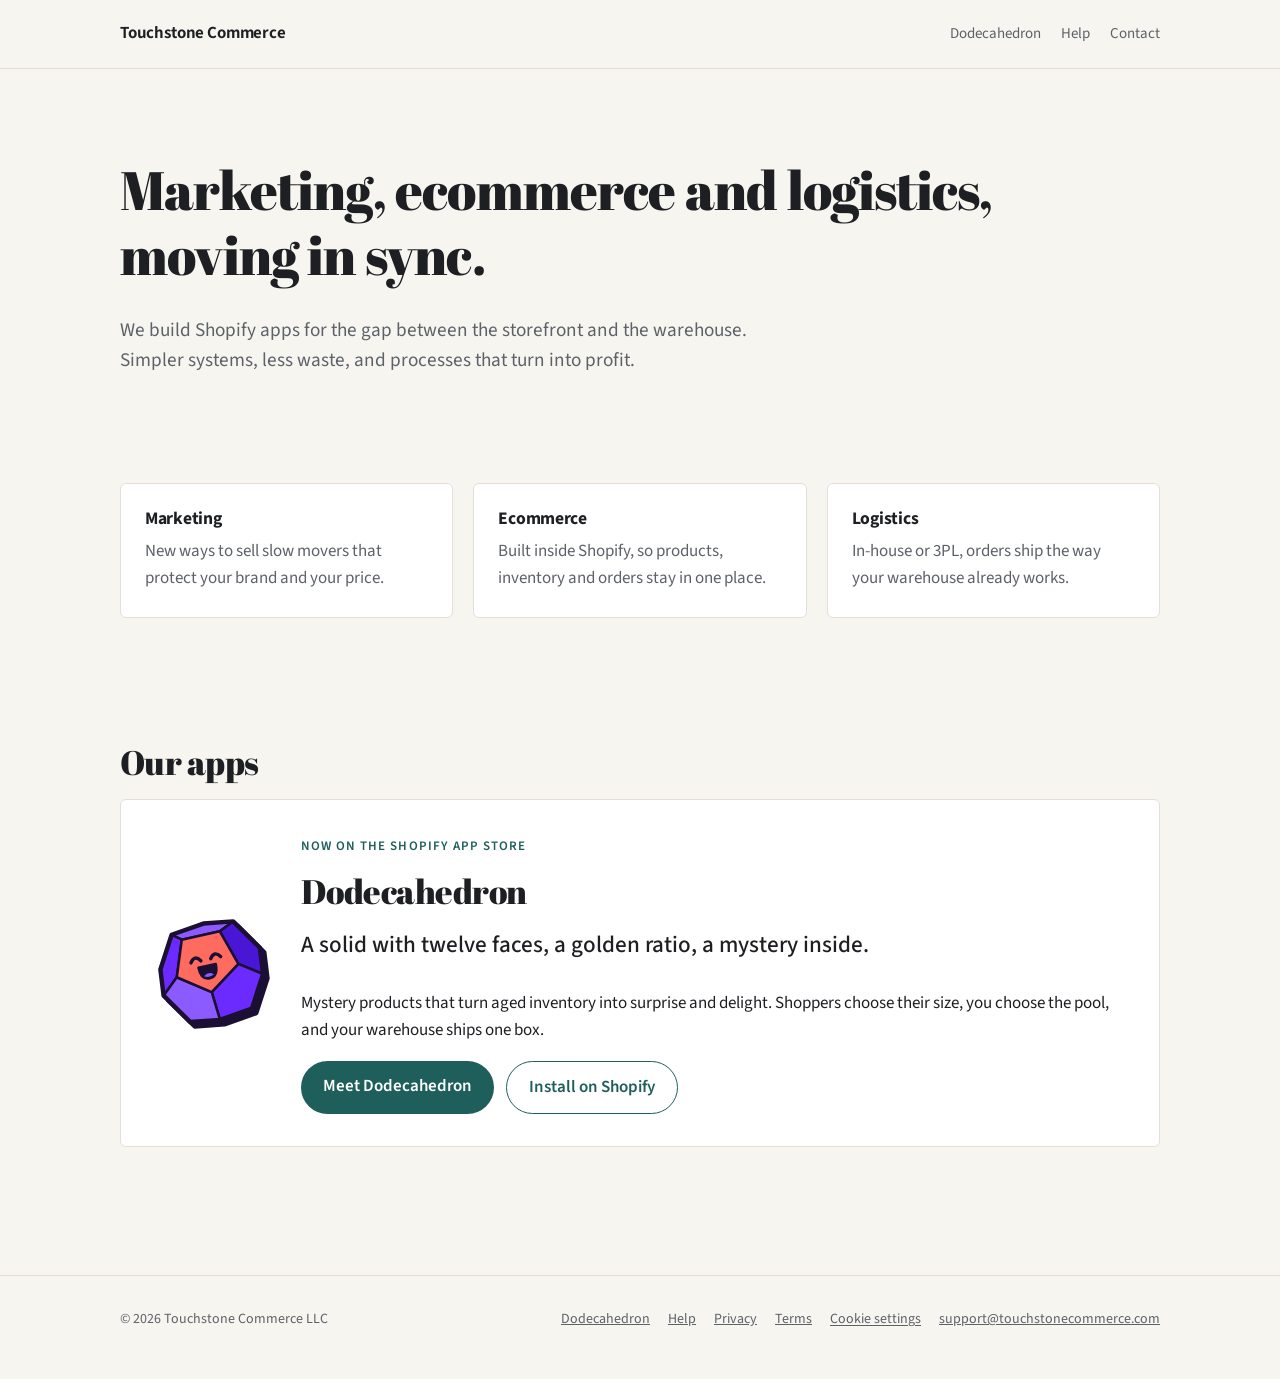
<file: index.html>
<!doctype html>
<html lang="en">
<head>
  <meta charset="utf-8">
  <!-- Consent defaults (Google Consent Mode v2), before Tag Manager. Banner and choices: /assets/consent.js -->
  <script>window.dataLayer=window.dataLayer||[];function gtag(){dataLayer.push(arguments);}
  gtag("consent","default",{ad_storage:"denied",ad_user_data:"denied",ad_personalization:"denied",analytics_storage:"denied",region:["AT","BE","BG","HR","CY","CZ","DK","EE","FI","FR","DE","GR","HU","IE","IT","LV","LT","LU","MT","NL","PL","PT","RO","SK","SI","ES","SE","IS","LI","NO","GB","CH"],wait_for_update:500});
  gtag("consent","default",{ad_storage:"denied",ad_user_data:"denied",ad_personalization:"denied",analytics_storage:navigator.globalPrivacyControl?"denied":"granted"});
  try{var tcc=localStorage.getItem("tc-consent");if(tcc)gtag("consent","update",{analytics_storage:tcc});}catch(e){}</script>
  <script src="/assets/consent.js?v=20ad9bc9" defer></script>
  <!-- Google Tag Manager -->
  <script>(function(w,d,s,l,i){w[l]=w[l]||[];w[l].push({"gtm.start":new Date().getTime(),event:"gtm.js"});var f=d.getElementsByTagName(s)[0],j=d.createElement(s),dl=l!="dataLayer"?"&l="+l:"";j.async=true;j.src="https://www.googletagmanager.com/gtm.js?id="+i+dl;f.parentNode.insertBefore(j,f);})(window,document,"script","dataLayer","GTM-NS47CZZ3");</script>
  <!-- End Google Tag Manager -->
  <meta name="viewport" content="width=device-width, initial-scale=1">
  <title>Touchstone Commerce</title>
  <meta name="description" content="Shopify apps that keep marketing, ecommerce and logistics moving in sync.">
  <link rel="canonical" href="https://touchstonecommerce.com/">
  <link rel="icon" href="/assets/favicon.ico?v=2" sizes="32x32">
  <link rel="icon" href="/assets/favicon.svg?v=2" type="image/svg+xml">
  <link rel="apple-touch-icon" href="/assets/apple-touch-icon.png">
  <link rel="manifest" href="/assets/site.webmanifest">
  <link rel="preconnect" href="https://fonts.googleapis.com">
  <link rel="preconnect" href="https://fonts.gstatic.com" crossorigin>
  <link href="https://fonts.googleapis.com/css2?family=Abril+Fatface&family=Source+Sans+3:wght@400;500;600;700&display=swap" rel="stylesheet">
  <link rel="stylesheet" href="/assets/style.css?v=8288f06d">
</head>
<body>
  <!-- Google Tag Manager (noscript) -->
  <noscript><iframe src="https://www.googletagmanager.com/ns.html?id=GTM-NS47CZZ3" height="0" width="0" style="display:none;visibility:hidden"></iframe></noscript>
  <!-- End Google Tag Manager (noscript) -->
  <header class="site-header">
    <div class="wrap">
      <a class="brand" href="/">
        Touchstone Commerce
      </a>
      <nav class="site-nav" aria-label="Main">
        <a href="/dodecahedron/">Dodecahedron</a>
        <a href="/dodecahedron/help/">Help</a>
        <a href="mailto:support@touchstonecommerce.com">Contact</a>
      </nav>
    </div>
  </header>

  <main>
    <section class="hero">
      <div class="wrap">
        <h1>Marketing, ecommerce and logistics, moving in sync.</h1>
        <p class="lede">We build Shopify apps for the gap between the storefront and the warehouse. Simpler systems, less waste, and processes that turn into profit.</p>
      </div>
    </section>

    <section class="section">
      <div class="wrap">
        <div class="grid">
          <div class="card">
            <h3>Marketing</h3>
            <p class="muted">New ways to sell slow movers that protect your brand and your price.</p>
          </div>
          <div class="card">
            <h3>Ecommerce</h3>
            <p class="muted">Built inside Shopify, so products, inventory and orders stay in one place.</p>
          </div>
          <div class="card">
            <h3>Logistics</h3>
            <p class="muted">In-house or 3PL, orders ship the way your warehouse already works.</p>
          </div>
        </div>
      </div>
    </section>

    <section class="section">
      <div class="wrap">
        <h2>Our apps</h2>
        <div class="card product-card">
          <img src="/assets/dodecahedron-mark.svg" width="120" height="120" alt="">
          <div>
            <span class="eyebrow">Now on the Shopify App Store</span>
            <h2 style="margin-top: 0">Dodecahedron</h2>
            <p class="sense">A solid with twelve faces, a golden ratio, a mystery inside.</p>
            <p>Mystery products that turn aged inventory into surprise and delight. Shoppers choose their size, you choose the pool, and your warehouse ships one box.</p>
            <div class="actions" style="margin-top: 16px">
              <a class="button" href="/dodecahedron/">Meet Dodecahedron</a>
              <a class="button secondary" href="https://apps.shopify.com/dodecahedron">Install on Shopify</a>
            </div>
          </div>
        </div>
      </div>
    </section>
  </main>

  <footer class="site-footer">
    <div class="wrap">
      <span>© 2026 Touchstone Commerce LLC</span>
      <nav aria-label="Footer">
        <a href="/dodecahedron/">Dodecahedron</a>
        <a href="/dodecahedron/help/">Help</a>
        <a href="/privacy/">Privacy</a>
        <a href="/terms/">Terms</a>
        <button type="button" class="link-button" data-consent-open>Cookie settings</button>
        <a href="mailto:support@touchstonecommerce.com">support@touchstonecommerce.com</a>
      </nav>
    </div>
  </footer>
</body>
</html>
</file>
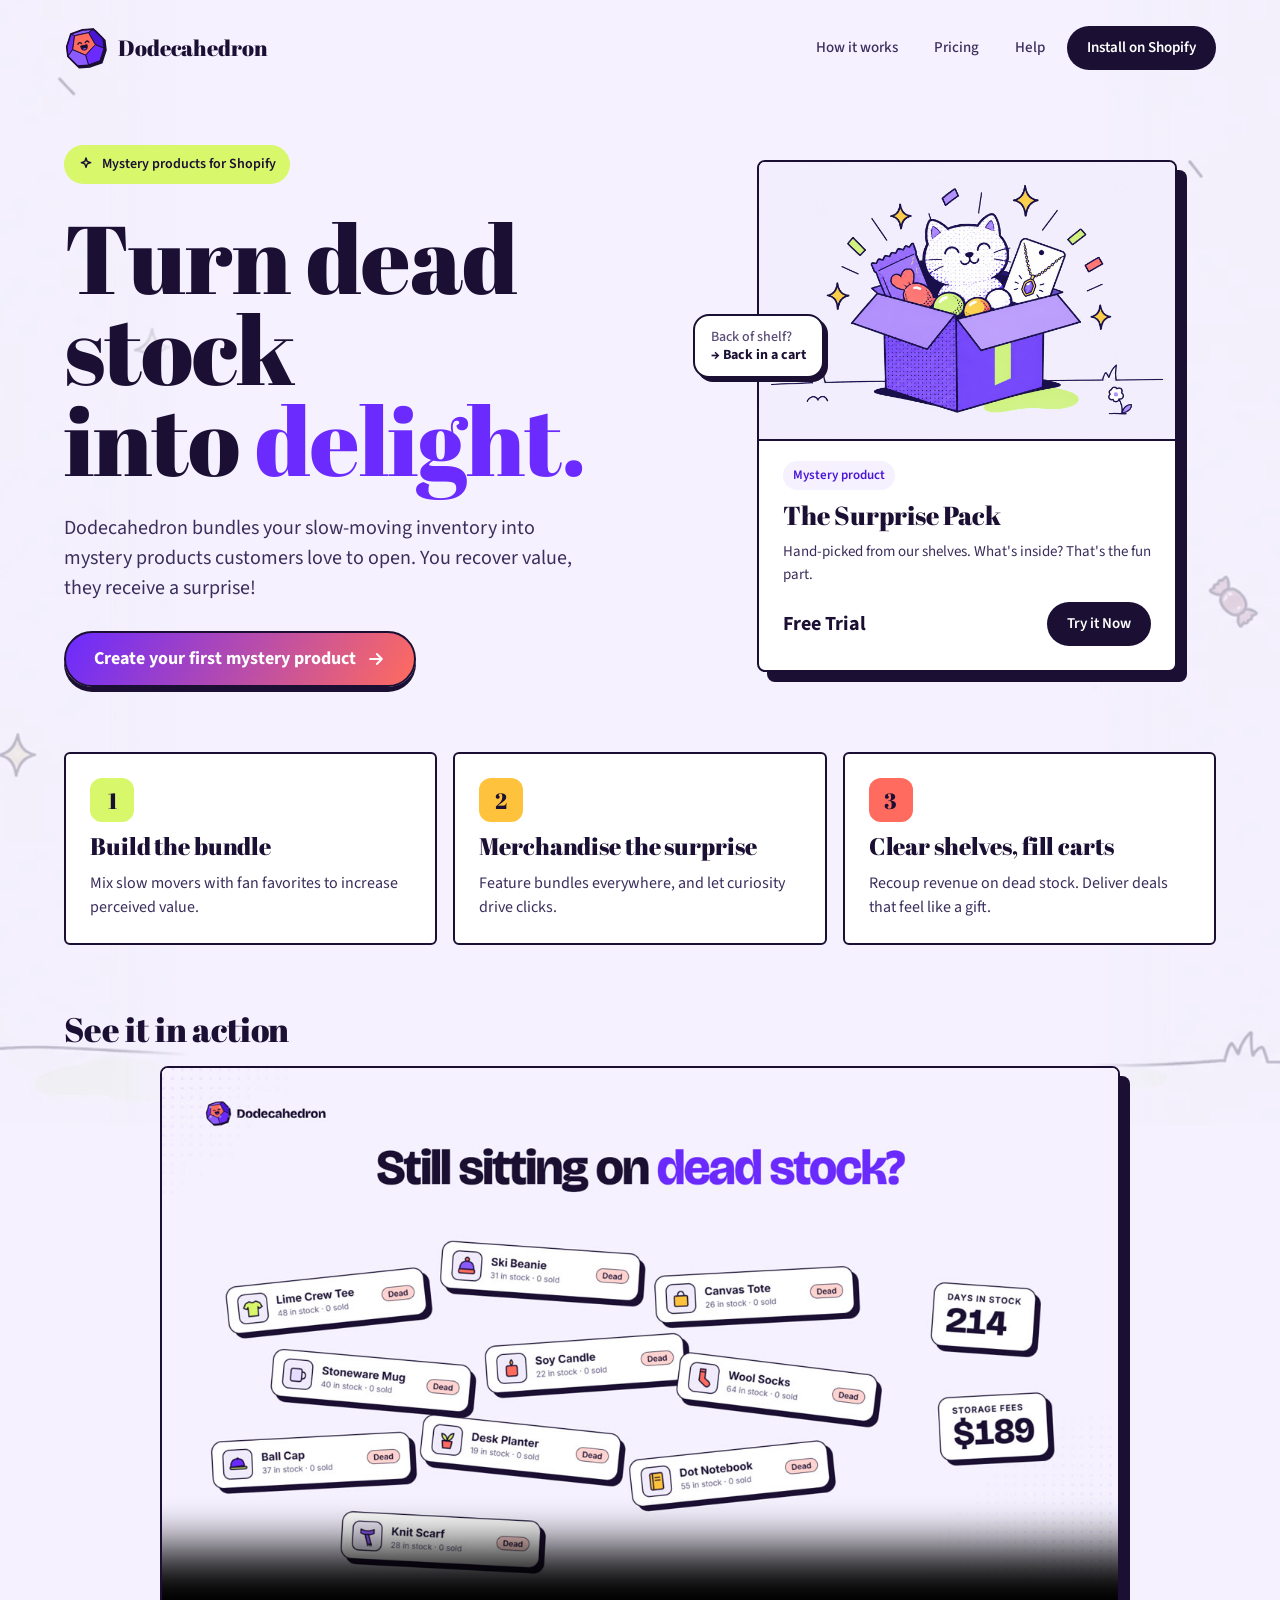
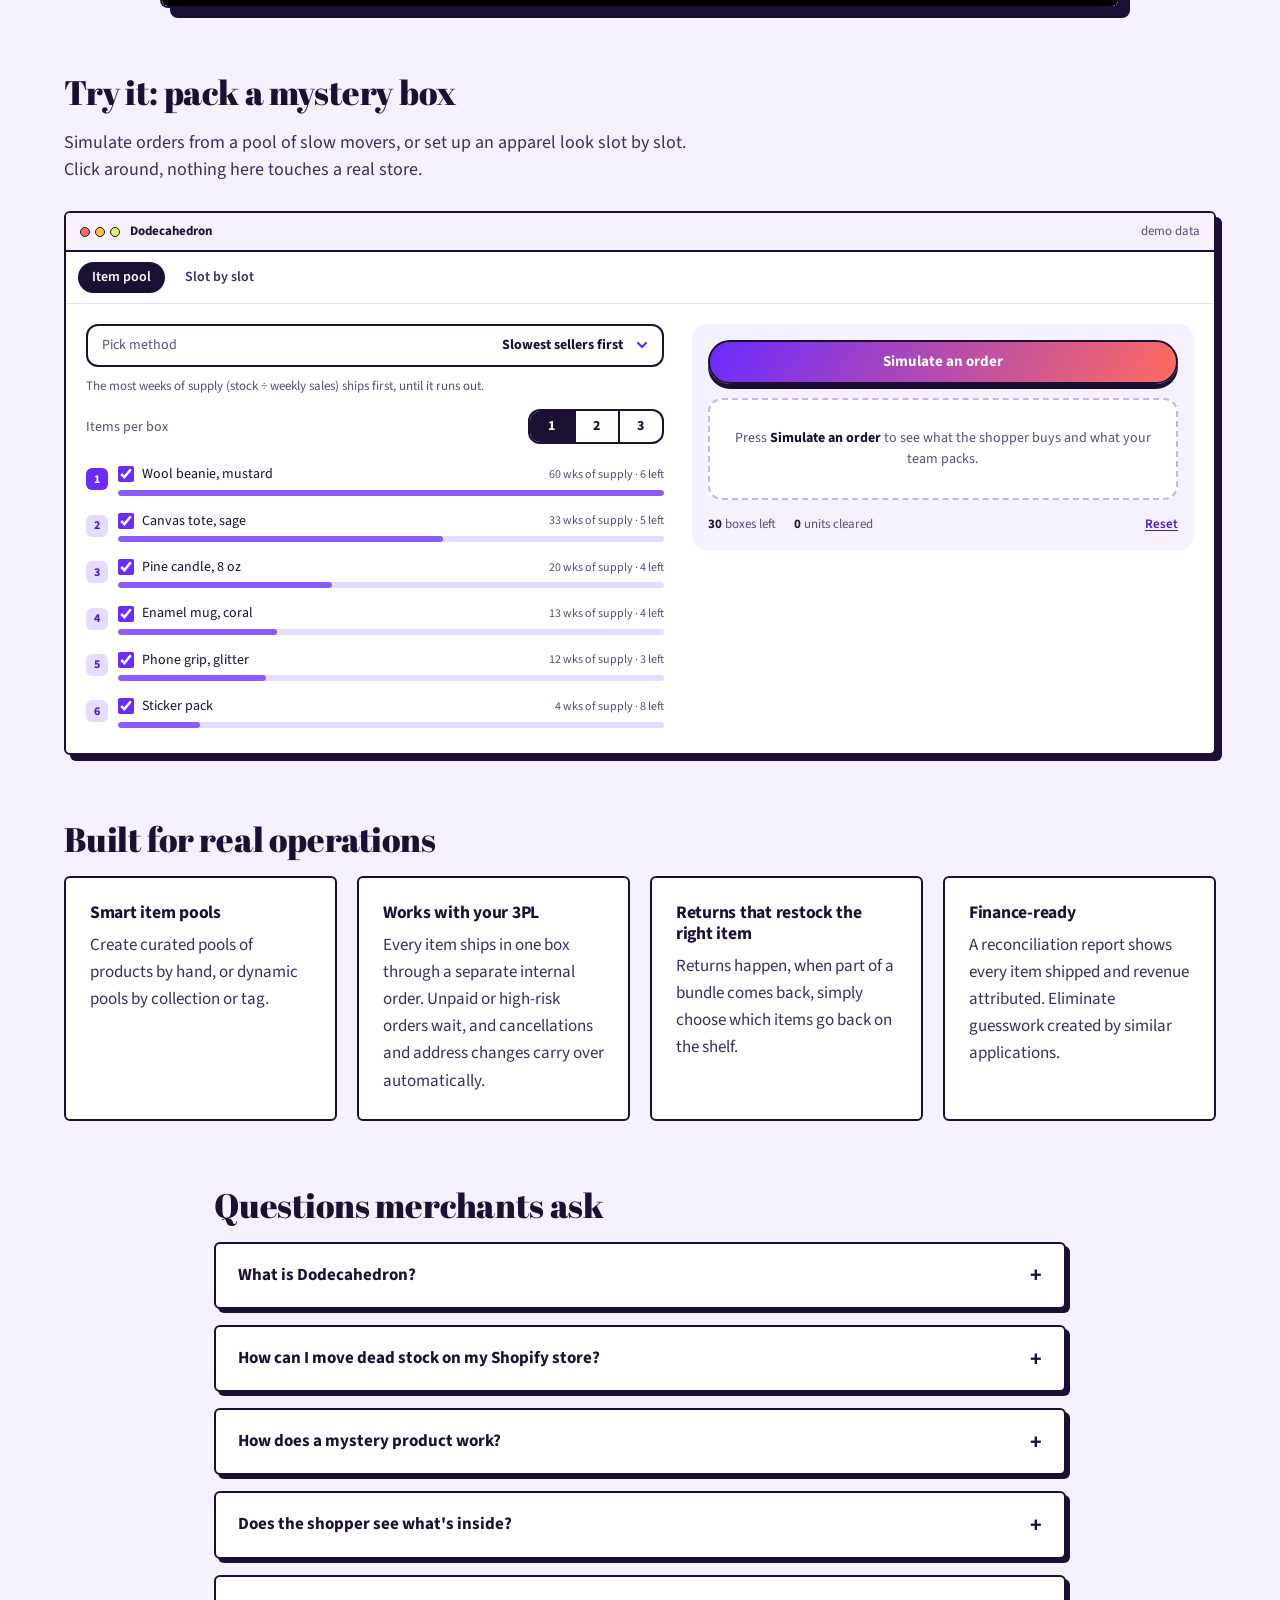
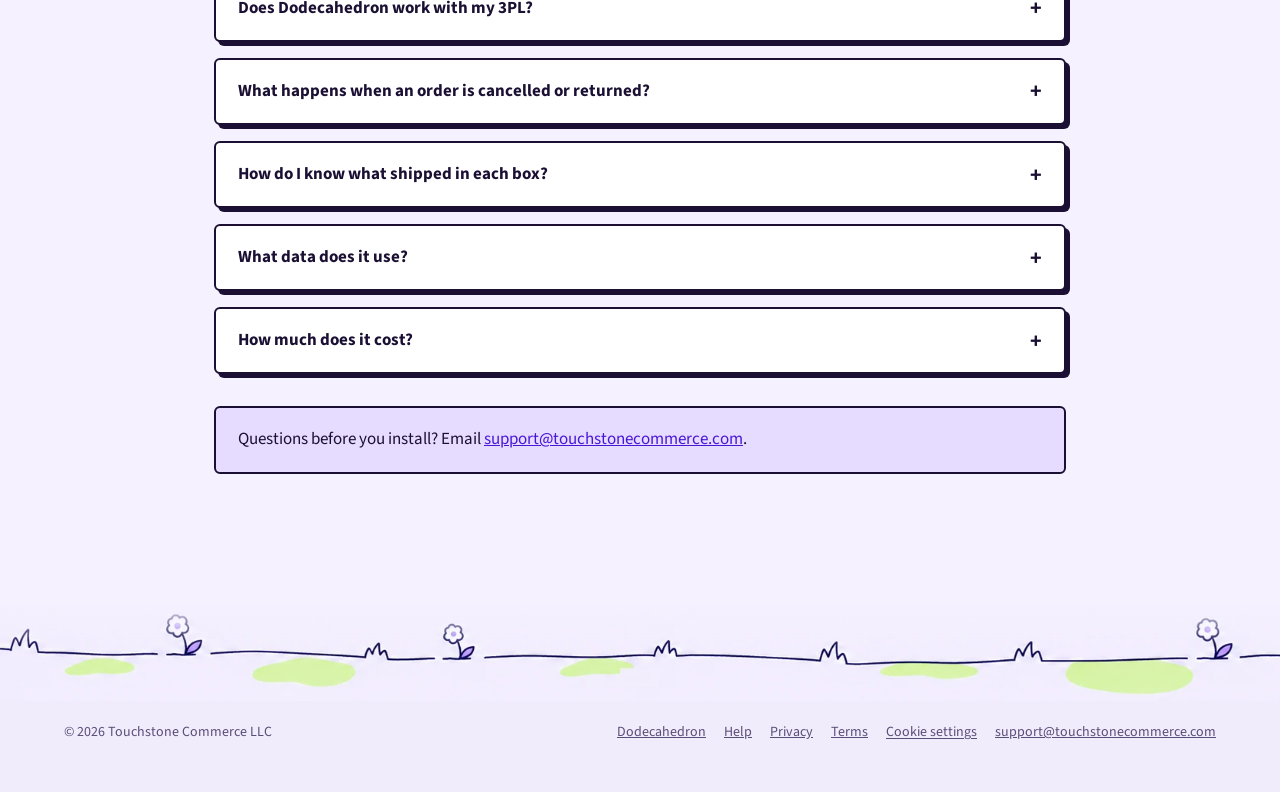
<file: dodecahedron/index.html>
<!doctype html>
<html lang="en">
<head>
  <meta charset="utf-8">
  <!-- Consent defaults (Google Consent Mode v2), before Tag Manager. Banner and choices: /assets/consent.js -->
  <script>window.dataLayer=window.dataLayer||[];function gtag(){dataLayer.push(arguments);}
  gtag("consent","default",{ad_storage:"denied",ad_user_data:"denied",ad_personalization:"denied",analytics_storage:"denied",region:["AT","BE","BG","HR","CY","CZ","DK","EE","FI","FR","DE","GR","HU","IE","IT","LV","LT","LU","MT","NL","PL","PT","RO","SK","SI","ES","SE","IS","LI","NO","GB","CH"],wait_for_update:500});
  gtag("consent","default",{ad_storage:"denied",ad_user_data:"denied",ad_personalization:"denied",analytics_storage:navigator.globalPrivacyControl?"denied":"granted"});
  try{var tcc=localStorage.getItem("tc-consent");if(tcc)gtag("consent","update",{analytics_storage:tcc});}catch(e){}</script>
  <script src="/assets/consent.js?v=20ad9bc9" defer></script>
  <!-- Google Tag Manager -->
  <script>(function(w,d,s,l,i){w[l]=w[l]||[];w[l].push({"gtm.start":new Date().getTime(),event:"gtm.js"});var f=d.getElementsByTagName(s)[0],j=d.createElement(s),dl=l!="dataLayer"?"&l="+l:"";j.async=true;j.src="https://www.googletagmanager.com/gtm.js?id="+i+dl;f.parentNode.insertBefore(j,f);})(window,document,"script","dataLayer","GTM-NS47CZZ3");</script>
  <!-- End Google Tag Manager -->
  <meta name="viewport" content="width=device-width, initial-scale=1">
  <title>Dodecahedron: Mystery Products for Shopify | Touchstone Commerce</title>
  <meta name="description" content="Dodecahedron is a Shopify app that bundles slow-moving inventory into mystery products. Shoppers see only the mystery product; your team or 3PL ships the real items in one sealed box.">
  <link rel="canonical" href="https://touchstonecommerce.com/dodecahedron/">
  <link rel="icon" href="/assets/favicon.ico?v=2" sizes="32x32">
  <link rel="icon" href="/assets/favicon.svg?v=2" type="image/svg+xml">
  <link rel="apple-touch-icon" href="/assets/apple-touch-icon.png">
  <link rel="manifest" href="/assets/site.webmanifest">
  <meta property="og:type" content="website">
  <meta property="og:site_name" content="Touchstone Commerce">
  <meta property="og:url" content="https://touchstonecommerce.com/dodecahedron/">
  <meta property="og:title" content="Dodecahedron: Turn dead stock into delight.">
  <meta property="og:description" content="A Shopify app that bundles slow-moving inventory into mystery products customers love to open.">
  <meta property="og:image" content="https://touchstonecommerce.com/assets/og-image.png?v=2">
  <meta property="og:image:width" content="1200">
  <meta property="og:image:height" content="630">
  <meta property="og:image:alt" content="Dodecahedron: Turn dead stock into delight.">
  <meta name="twitter:card" content="summary_large_image">
  <link rel="preconnect" href="https://fonts.googleapis.com">
  <link rel="preconnect" href="https://fonts.gstatic.com" crossorigin>
  <link href="https://fonts.googleapis.com/css2?family=Abril+Fatface&family=Source+Sans+3:wght@400;500;600;700&display=swap" rel="stylesheet">
  <link rel="stylesheet" href="/assets/style.css?v=8288f06d">
  <script src="/assets/dodeca.js?v=b319b63f" defer></script>
  <script src="/assets/dodeca-demo.js?v=84dfddea" defer></script>
  <!-- FAQPage answers must match the visible #faq section word for word: edit both together. -->
  <script type="application/ld+json">
  {
    "@context": "https://schema.org",
    "@graph": [
      {
        "@type": "Organization",
        "@id": "https://touchstonecommerce.com/#org",
        "name": "Touchstone Commerce",
        "url": "https://touchstonecommerce.com/",
        "logo": "https://touchstonecommerce.com/assets/icon-512.png",
        "email": "support@touchstonecommerce.com"
      },
      {
        "@type": "SoftwareApplication",
        "@id": "https://touchstonecommerce.com/dodecahedron/#app",
        "name": "Dodecahedron: Mystery Boxes",
        "alternateName": ["Dodecahedron", "Dodecahedron Shopify app"],
        "description": "Dodecahedron is a Shopify app that bundles slow-moving inventory into mystery products. Shoppers see only the mystery product; the merchant's team or 3PL ships the real items in one sealed box.",
        "url": "https://touchstonecommerce.com/dodecahedron/",
        "sameAs": ["https://apps.shopify.com/dodecahedron"],
        "installUrl": "https://apps.shopify.com/dodecahedron",
        "image": "https://touchstonecommerce.com/assets/icon-512.png",
        "applicationCategory": "BusinessApplication",
        "applicationSubCategory": "Shopify app",
        "operatingSystem": "Web (Shopify)",
        "publisher": { "@id": "https://touchstonecommerce.com/#org" },
        "offers": [
          { "@type": "Offer", "name": "Free", "price": "0", "priceCurrency": "USD", "description": "Mystery items and bundles, up to 25 mystery orders a month." },
          { "@type": "Offer", "name": "Pro", "price": "29", "priceCurrency": "USD", "description": "$29 a month with 100 mystery orders included, then $0.50 per order. Adds smart pools and pick methods." }
        ],
        "featureList": [
          "Create mystery products from hand-picked products, or from a collection or tag (Pro)",
          "Single-item or multi-item bundles",
          "Put a chosen product in every bundle",
          "Shoppers see only the mystery product at checkout, on order pages and in order emails",
          "An internal order lists the real items for your team or 3PL",
          "Tracking is copied back to the shopper's order",
          "Cancellations and returns restock the real items",
          "Reconciliation report links every box to the items and costs that shipped"
        ]
      },
      {
        "@type": "VideoObject",
        "@id": "https://touchstonecommerce.com/dodecahedron/#video",
        "name": "Dodecahedron: turn dead stock into delight",
        "description": "A 37-second demo of Dodecahedron, the Shopify app that turns slow-moving inventory into mystery products: pick your slow movers, set a price, preview a box and launch.",
        "thumbnailUrl": "https://touchstonecommerce.com/assets/dodecahedron-demo-poster.jpg",
        "contentUrl": "https://touchstonecommerce.com/assets/dodecahedron-demo.mp4",
        "uploadDate": "2026-11-18",
        "duration": "PT37S",
        "publisher": { "@id": "https://touchstonecommerce.com/#org" },
        "about": { "@id": "https://touchstonecommerce.com/dodecahedron/#app" }
      },
      {
        "@type": "FAQPage",
        "@id": "https://touchstonecommerce.com/dodecahedron/#faq",
        "mainEntity": [
          { "@type": "Question", "name": "What is Dodecahedron?", "acceptedAnswer": { "@type": "Answer", "text": "Dodecahedron is a Shopify app that turns slow-moving inventory into mystery products. Shoppers buy the mystery product, and your team or 3PL ships the real items in one sealed box." } },
          { "@type": "Question", "name": "How can I move dead stock on my Shopify store?", "acceptedAnswer": { "@type": "Answer", "text": "Bundle it. Mix slow movers with fan favorites in a mystery product to increase perceived value, then feature it across your store. You recover value on aged inventory, and shoppers get a deal that feels like a gift." } },
          { "@type": "Question", "name": "How does a mystery product work?", "acceptedAnswer": { "@type": "Answer", "text": "You choose the pool it draws from: products you hand-pick, or on Pro, everything in a collection or tag, kept in sync. Each order gets one item or a bundle of several from that pool, and you can put a chosen product in every bundle." } },
          { "@type": "Question", "name": "Does the shopper see what's inside?", "acceptedAnswer": { "@type": "Answer", "text": "No. Shoppers see only the mystery product at checkout, on their order pages and in order emails. Dodecahedron never edits the shopper's order, so the contents stay sealed until they open the box." } },
          { "@type": "Question", "name": "Does Dodecahedron work with my 3PL?", "acceptedAnswer": { "@type": "Answer", "text": "Yes, and you don't need one. Your team or 3PL receives an internal order listing the real items, packs everything in one box, and the tracking number is copied back to the shopper's order. A 3PL needs a couple of simple import rules, covered in the setup guide." } },
          { "@type": "Question", "name": "What happens when an order is cancelled or returned?", "acceptedAnswer": { "@type": "Answer", "text": "The real items go back into stock, not the mystery product, so your inventory counts stay accurate. Orders cancelled before they ship restock right away, and returns restock when the box is received. If your 3PL handles returns, its own stock sync takes care of it." } },
          { "@type": "Question", "name": "How do I know what shipped in each box?", "acceptedAnswer": { "@type": "Answer", "text": "A reconciliation report links every mystery box to the items and costs that shipped in it." } },
          { "@type": "Question", "name": "What data does it use?", "acceptedAnswer": { "@type": "Answer", "text": "Your products, inventory and mystery orders. It copies the shopper's shipping name, address and phone number onto the internal shipping order in your store. It never stores shoppers' names, addresses, phone numbers, emails or payment details. See our privacy policy." } },
          { "@type": "Question", "name": "How much does it cost?", "acceptedAnswer": { "@type": "Answer", "text": "There's a Free plan with mystery items and bundles, up to 25 mystery orders a month. Pro is $29 a month with 100 mystery orders included, then $0.50 per order, billed through Shopify. See pricing." } }
        ]
      }
    ]
  }
  </script>
</head>
<body class="dodeca">
  <!-- Google Tag Manager (noscript) -->
  <noscript><iframe src="https://www.googletagmanager.com/ns.html?id=GTM-NS47CZZ3" height="0" width="0" style="display:none;visibility:hidden"></iframe></noscript>
  <!-- End Google Tag Manager (noscript) -->
  <div class="dd-bg" aria-hidden="true"></div>
  <header class="site-header">
    <div class="wrap">
      <a class="dd-logo" href="/dodecahedron/" aria-label="Dodecahedron home">
        <img src="/assets/dodecahedron-mark.svg" width="44" height="44" alt="">
        <span class="dd-display">Dodecahedron</span>
      </a>
      <button class="dd-menu-toggle" type="button" popovertarget="site-menu" aria-label="Menu"><img src="/assets/menu-burger.webp" width="50" height="48" alt=""></button>
      <nav class="site-nav" id="site-menu" popover aria-label="Main">
        <a href="#how">How it works</a>
        <a href="/dodecahedron/pricing/">Pricing</a>
        <a href="/dodecahedron/help/">Help</a>
        <a class="dd-btn dd-btn-dark" href="https://apps.shopify.com/dodecahedron">Install on Shopify</a>
      </nav>
    </div>
  </header>

  <main>
    <section class="wrap dd-hero">
      <div class="dd-hero-copy">
        <span class="dd-eyebrow">
          <svg width="16" height="16" viewBox="0 0 24 24" fill="none" stroke="currentColor" stroke-width="2.2" stroke-linecap="round" stroke-linejoin="round" aria-hidden="true"><path d="M12 3l1.8 5.2L19 10l-5.2 1.8L12 17l-1.8-5.2L5 10l5.2-1.8z"/></svg>
          Mystery products for Shopify
        </span>
        <h1>Turn dead stock<br>into <em>delight.</em></h1>
        <p class="dd-lede">Dodecahedron bundles your slow-moving inventory into mystery products customers love to open. You recover value, they receive a surprise!</p>
        <div class="dd-cta-row">
          <a class="dd-btn dd-btn-lg dd-btn-primary" href="https://apps.shopify.com/dodecahedron">
            Create your first mystery product
            <svg width="20" height="20" viewBox="0 0 24 24" fill="none" stroke="currentColor" stroke-width="2.4" stroke-linecap="round" stroke-linejoin="round" aria-hidden="true"><path d="M5 12h14M13 6l6 6-6 6"/></svg>
          </a>
        </div>
      </div>

      <div class="dd-hero-visual">
        <div class="dd-product-wrap">
          <article class="dd-product-card">
            <div class="dd-art">
              <img src="/assets/mystery-box.jpg" width="1536" height="1024" alt="An open purple mystery box with a plush cat, a candy bar, a wrapped sweet, toy balls and a necklace on a gift card, surrounded by sparkles and confetti">
            </div>
            <div class="dd-body">
              <span class="dd-tag">Mystery product</span>
              <h2>The Surprise Pack</h2>
              <p>Hand-picked from our shelves. What's inside? That's the fun part.</p>
              <div class="dd-price-row">
                <span class="dd-price">Free Trial</span>
                <a class="dd-btn dd-btn-dark" href="https://apps.shopify.com/dodecahedron">Try it Now</a>
              </div>
            </div>
          </article>
          <div class="dd-chip" aria-hidden="true">
            <div class="dd-from">Back of shelf?</div>
            <div class="dd-to">→ Back in a cart</div>
          </div>
        </div>
      </div>
    </section>

    <section id="how" class="wrap dd-steps" aria-label="How it works">
      <div class="dd-step">
        <span class="dd-num dd-num-1">1</span>
        <h2>Build the bundle</h2>
        <p>Mix slow movers with fan favorites to increase perceived value.</p>
      </div>
      <div class="dd-step">
        <span class="dd-num dd-num-2">2</span>
        <h2>Merchandise the surprise</h2>
        <p>Feature bundles everywhere, and let curiosity drive clicks.</p>
      </div>
      <div class="dd-step">
        <span class="dd-num dd-num-3">3</span>
        <h2>Clear shelves, fill carts</h2>
        <p>Recoup revenue on dead stock. Deliver deals that feel like a gift.</p>
      </div>
    </section>

    <section id="demo" class="section" aria-labelledby="demo-title">
      <div class="wrap">
        <h2 id="demo-title">See it in action</h2>
        <div class="dd-video">
          <video controls playsinline preload="none" width="1920" height="1080" poster="/assets/dodecahedron-demo-poster.jpg">
            <source src="/assets/dodecahedron-demo.mp4" type="video/mp4">
            <track kind="captions" src="/assets/dodecahedron-demo.vtt" srclang="en" label="English">
            <a href="/assets/dodecahedron-demo.mp4">Watch the Dodecahedron demo video</a>
          </video>
        </div>
      </div>
    </section>

    <!-- Try-it demo: a mock of the app that simulates mystery orders in the browser. Everything is rendered by
         /assets/dodeca-demo.js from made-up demo data; nothing is sent anywhere. -->
    <section id="try" class="section" aria-labelledby="try-title">
      <div class="wrap">
        <h2 id="try-title">Try it: pack a mystery box</h2>
        <p class="dd-try-lede">Simulate orders from a pool of slow movers, or set up an apparel look slot by slot. Click around, nothing here touches a real store.</p>
        <div class="dd-window dd-try" data-dd-try>
          <div class="dd-window-bar">
            <span class="dd-dots" aria-hidden="true"><i></i><i></i><i></i></span>
            <span class="dd-window-title">Dodecahedron</span>
            <span class="dd-window-meta">demo data</span>
          </div>
          <div class="dd-tabs" role="tablist" aria-label="Demo" hidden>
            <button type="button" role="tab" id="try-tab-pool" aria-controls="try-panel-pool">Item pool</button>
            <button type="button" role="tab" id="try-tab-slots" aria-controls="try-panel-slots">Slot by slot</button>
          </div>
          <div class="dd-panel" role="tabpanel" id="try-panel-pool" aria-labelledby="try-tab-pool"></div>
          <div class="dd-panel" role="tabpanel" id="try-panel-slots" aria-labelledby="try-tab-slots"></div>
          <noscript><p class="dd-try-noscript">Turn on JavaScript to try the demo, or <a href="#demo">watch the video</a>.</p></noscript>
        </div>
      </div>
    </section>

    <section class="section">
      <div class="wrap">
        <h2>Built for real operations</h2>
        <div class="grid">
          <div class="card">
            <h3>Smart item pools</h3>
            <p class="muted">Create curated pools of products by hand, or dynamic pools by collection or tag.</p>
          </div>
          <div class="card">
            <h3>Works with your 3PL</h3>
            <p class="muted">Every item ships in one box through a separate internal order. Unpaid or high-risk orders wait, and cancellations and address changes carry over automatically.</p>
          </div>
          <div class="card">
            <h3>Returns that restock the right item</h3>
            <p class="muted">Returns happen, when part of a bundle comes back, simply choose which items go back on the shelf.</p>
          </div>
          <div class="card">
            <h3>Finance-ready</h3>
            <p class="muted">A reconciliation report shows every item shipped and revenue attributed. Eliminate guesswork created by similar applications.</p>
          </div>
        </div>
      </div>
    </section>

    <section class="section dd-faq" id="faq" aria-labelledby="faq-title">
      <div class="wrap narrow">
        <!-- Answers must match the FAQPage JSON-LD in <head> word for word. -->
        <h2 id="faq-title">Questions merchants ask</h2>
        <details>
          <summary>What is Dodecahedron?</summary>
          <p>Dodecahedron is a Shopify app that turns slow-moving inventory into mystery products. Shoppers buy the mystery product, and your team or 3PL ships the real items in one sealed box.</p>
        </details>
        <details>
          <summary>How can I move dead stock on my Shopify store?</summary>
          <p>Bundle it. Mix slow movers with fan favorites in a mystery product to increase perceived value, then feature it across your store. You recover value on aged inventory, and shoppers get a deal that feels like a gift.</p>
        </details>
        <details>
          <summary>How does a mystery product work?</summary>
          <p>You choose the pool it draws from: products you hand-pick, or on Pro, everything in a collection or tag, kept in sync. Each order gets one item or a bundle of several from that pool, and you can put a chosen product in every bundle.</p>
        </details>
        <details>
          <summary>Does the shopper see what's inside?</summary>
          <p>No. Shoppers see only the mystery product at checkout, on their order pages and in order emails. Dodecahedron never edits the shopper's order, so the contents stay sealed until they open the box.</p>
        </details>
        <details>
          <summary>Does Dodecahedron work with my 3PL?</summary>
          <p>Yes, and you don't need one. Your team or 3PL receives an internal order listing the real items, packs everything in one box, and the tracking number is copied back to the shopper's order. A 3PL needs a couple of simple import rules, covered in the <a href="/dodecahedron/help/#3pl">setup guide</a>.</p>
        </details>
        <details>
          <summary>What happens when an order is cancelled or returned?</summary>
          <p>The real items go back into stock, not the mystery product, so your inventory counts stay accurate. Orders cancelled before they ship restock right away, and returns restock when the box is received. If your 3PL handles returns, its own stock sync takes care of it.</p>
        </details>
        <details>
          <summary>How do I know what shipped in each box?</summary>
          <p>A reconciliation report links every mystery box to the items and costs that shipped in it.</p>
        </details>
        <details>
          <summary>What data does it use?</summary>
          <p>Your products, inventory and mystery orders. It copies the shopper's shipping name, address and phone number onto the internal shipping order in your store. It never stores shoppers' names, addresses, phone numbers, emails or payment details. See our <a href="/privacy/">privacy policy</a>.</p>
        </details>
        <details>
          <summary>How much does it cost?</summary>
          <p>There's a Free plan with mystery items and bundles, up to 25 mystery orders a month. Pro is $29 a month with 100 mystery orders included, then $0.50 per order, billed through Shopify. See <a href="/dodecahedron/pricing/">pricing</a>.</p>
        </details>
        <div class="note" style="margin-top: 32px">
          Questions before you install? Email
          <a href="mailto:support@touchstonecommerce.com">support@touchstonecommerce.com</a>.
        </div>
      </div>
    </section>
  </main>

  <footer class="site-footer">
    <div class="wrap">
      <span>© 2026 Touchstone Commerce LLC</span>
      <nav aria-label="Footer">
        <a href="/dodecahedron/">Dodecahedron</a>
        <a href="/dodecahedron/help/">Help</a>
        <a href="/privacy/">Privacy</a>
        <a href="/terms/">Terms</a>
        <button type="button" class="link-button" data-consent-open>Cookie settings</button>
        <a href="mailto:support@touchstonecommerce.com">support@touchstonecommerce.com</a>
      </nav>
    </div>
  </footer>
</body>
</html>
</file>
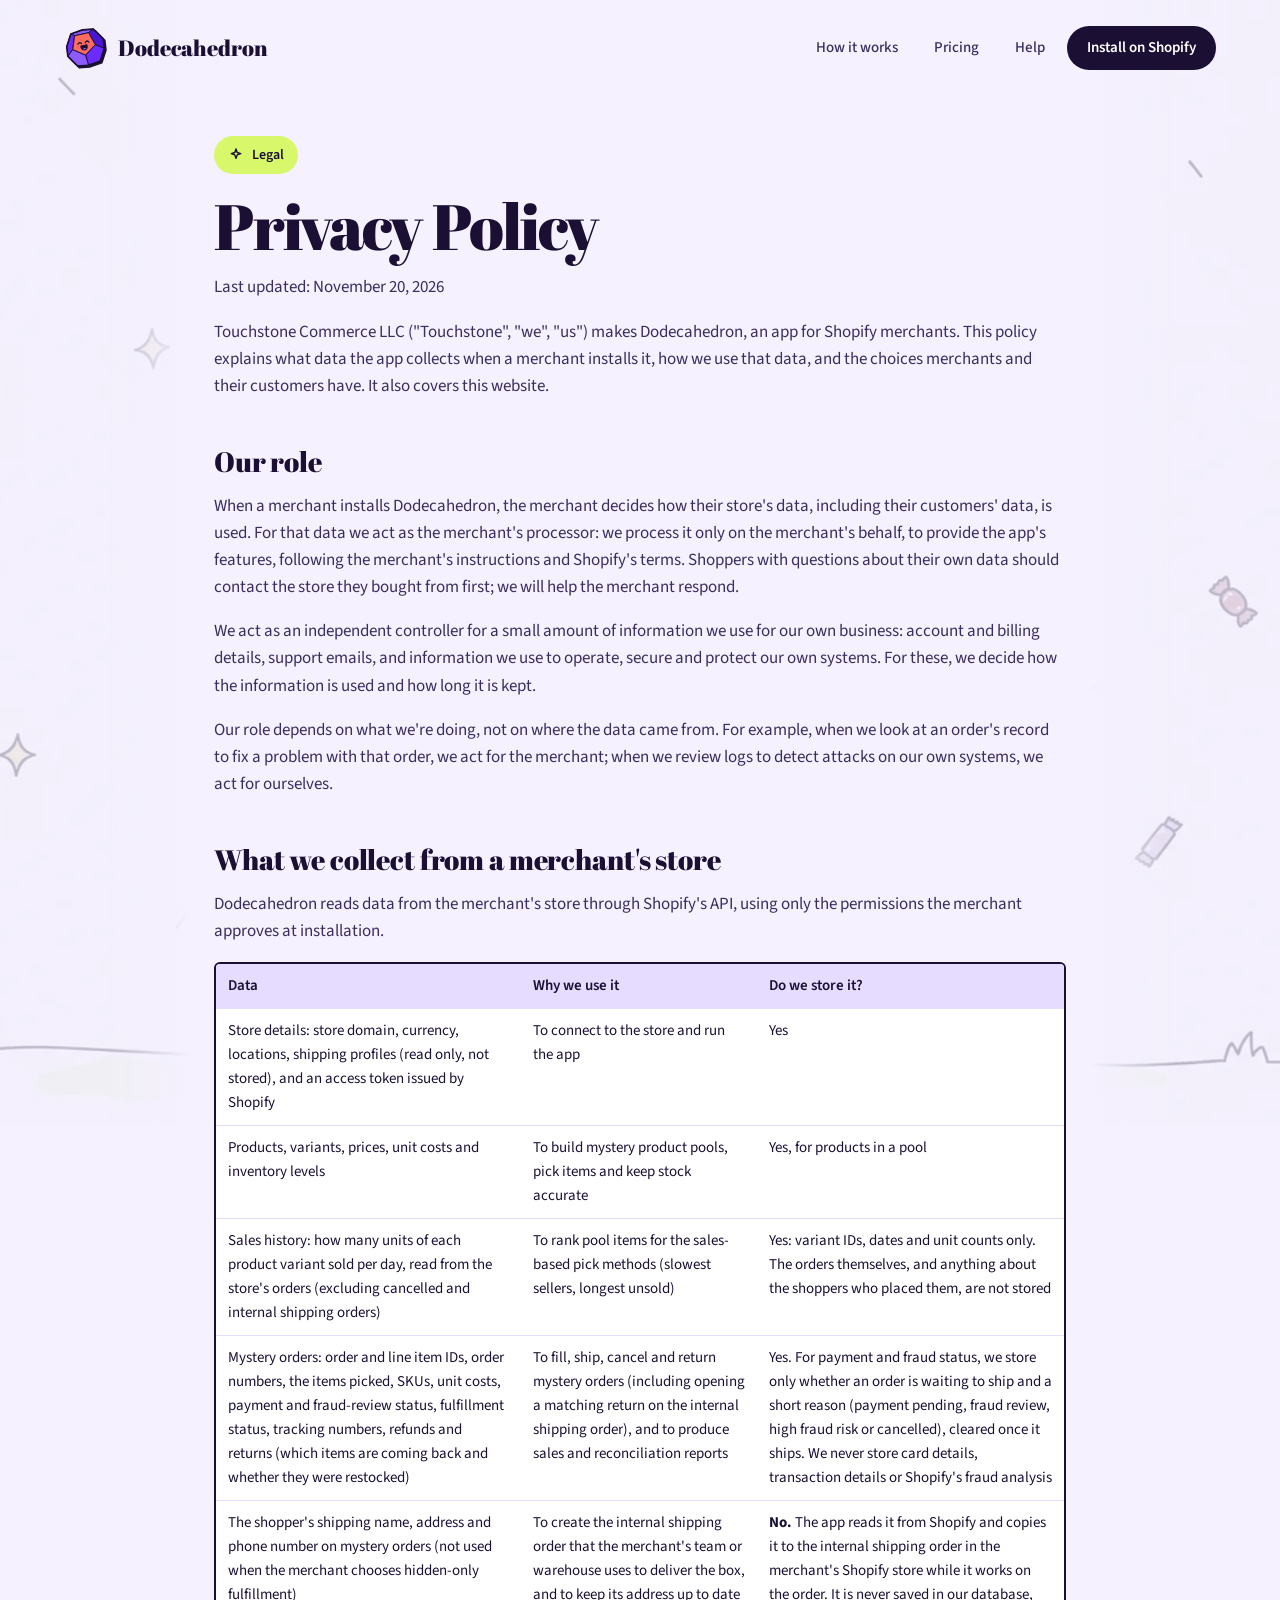
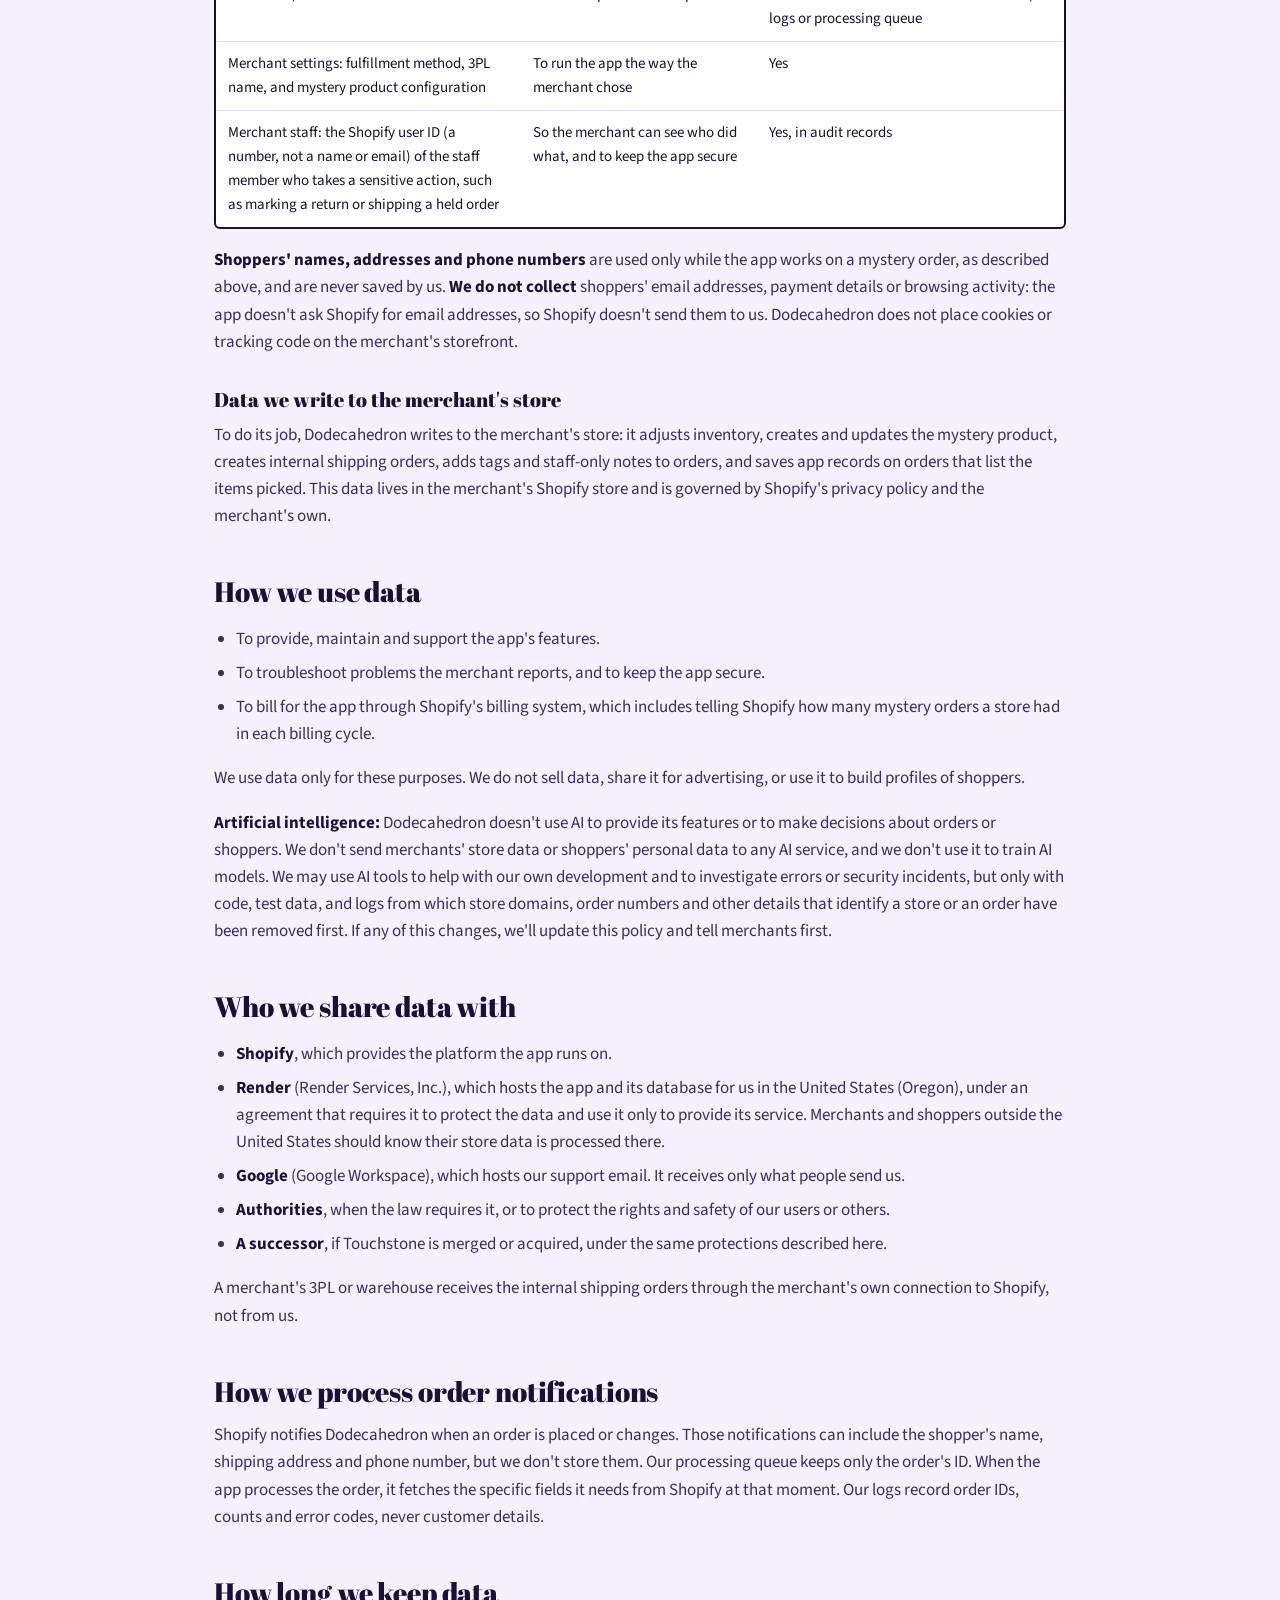
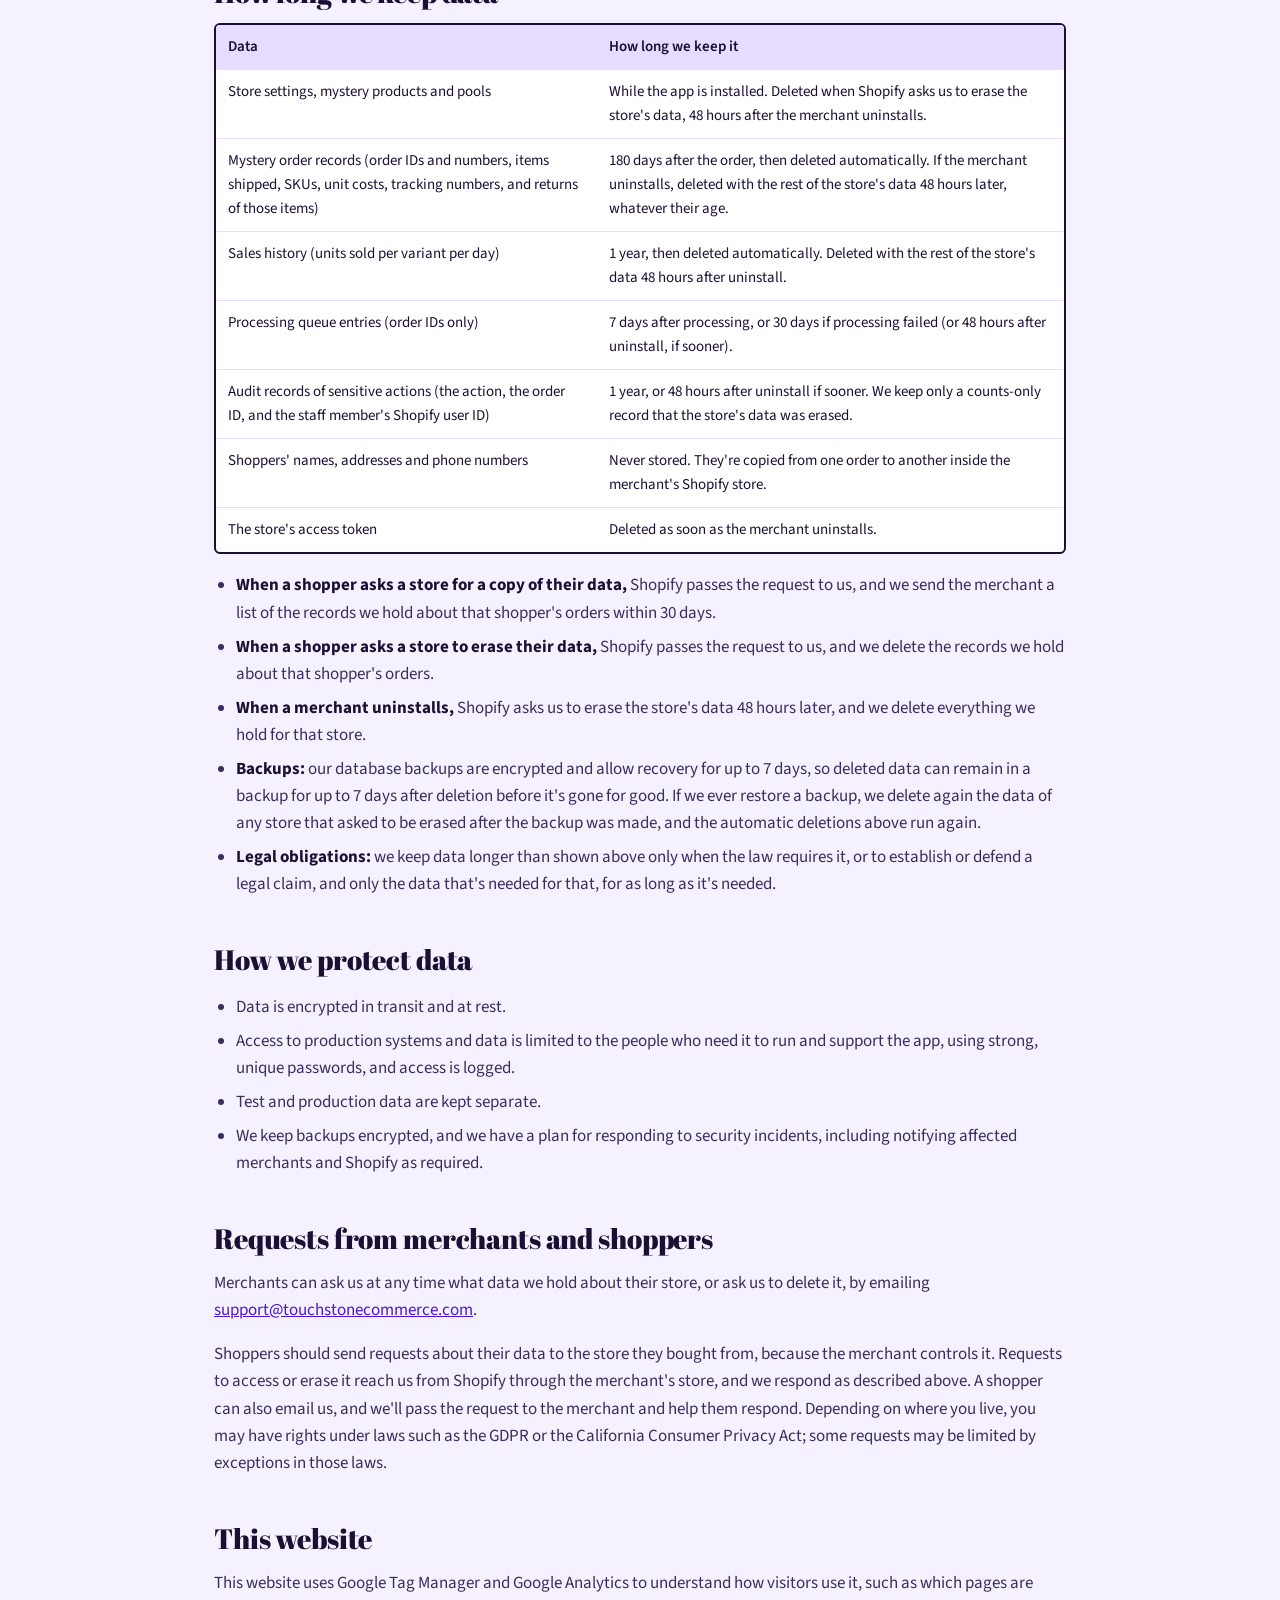
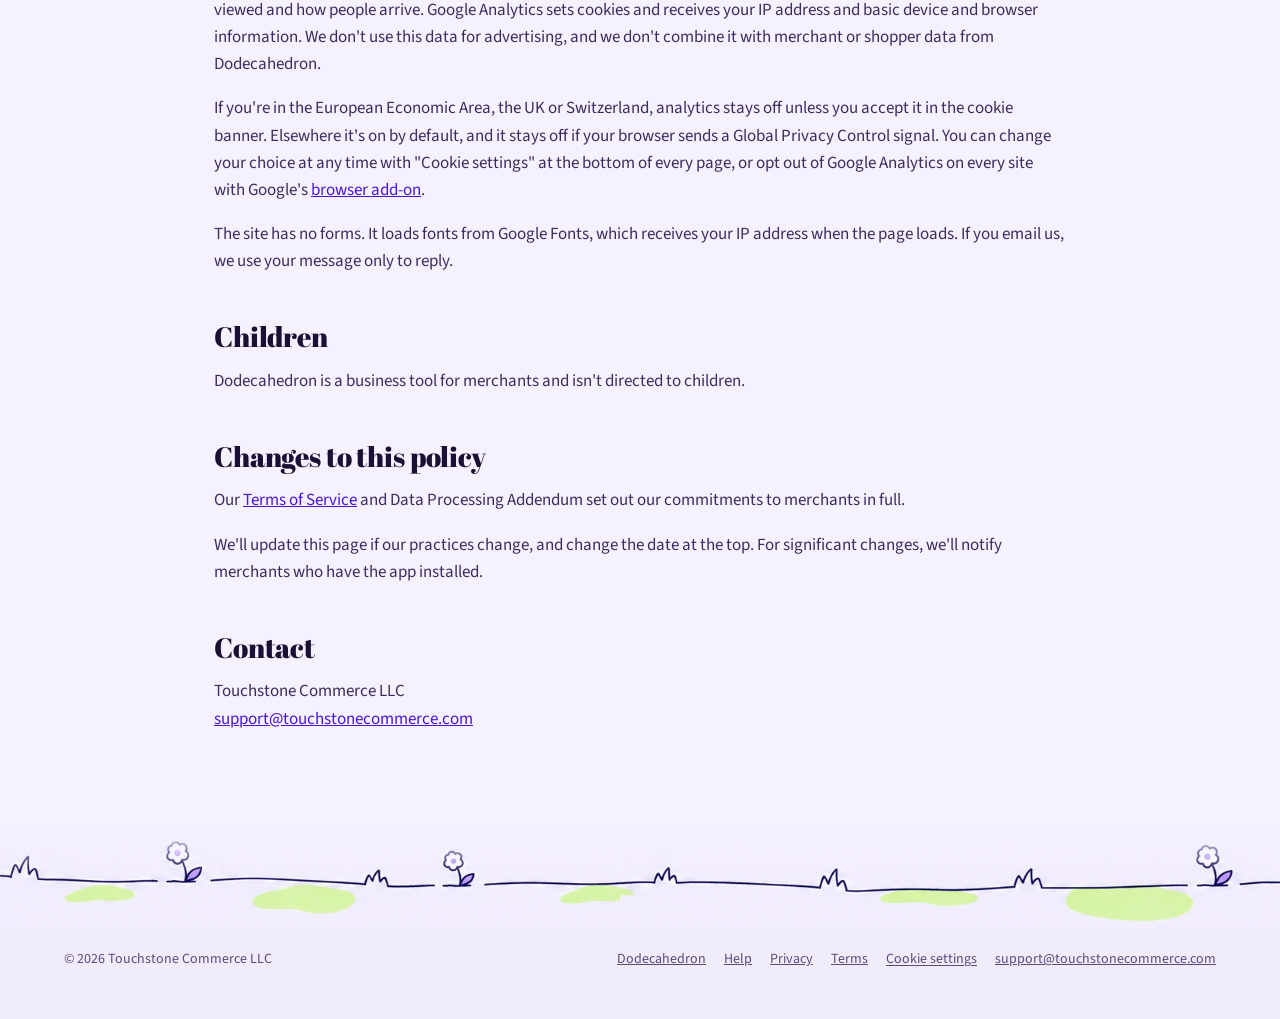
<file: privacy/index.html>
<!doctype html>
<html lang="en">
<head>
  <meta charset="utf-8">
  <!-- Consent defaults (Google Consent Mode v2), before Tag Manager. Banner and choices: /assets/consent.js -->
  <script>window.dataLayer=window.dataLayer||[];function gtag(){dataLayer.push(arguments);}
  gtag("consent","default",{ad_storage:"denied",ad_user_data:"denied",ad_personalization:"denied",analytics_storage:"denied",region:["AT","BE","BG","HR","CY","CZ","DK","EE","FI","FR","DE","GR","HU","IE","IT","LV","LT","LU","MT","NL","PL","PT","RO","SK","SI","ES","SE","IS","LI","NO","GB","CH"],wait_for_update:500});
  gtag("consent","default",{ad_storage:"denied",ad_user_data:"denied",ad_personalization:"denied",analytics_storage:navigator.globalPrivacyControl?"denied":"granted"});
  try{var tcc=localStorage.getItem("tc-consent");if(tcc)gtag("consent","update",{analytics_storage:tcc});}catch(e){}</script>
  <script src="/assets/consent.js?v=20ad9bc9" defer></script>
  <!-- Google Tag Manager -->
  <script>(function(w,d,s,l,i){w[l]=w[l]||[];w[l].push({"gtm.start":new Date().getTime(),event:"gtm.js"});var f=d.getElementsByTagName(s)[0],j=d.createElement(s),dl=l!="dataLayer"?"&l="+l:"";j.async=true;j.src="https://www.googletagmanager.com/gtm.js?id="+i+dl;f.parentNode.insertBefore(j,f);})(window,document,"script","dataLayer","GTM-NS47CZZ3");</script>
  <!-- End Google Tag Manager -->
  <meta name="viewport" content="width=device-width, initial-scale=1">
  <title>Privacy Policy · Dodecahedron</title>
  <meta name="description" content="How Touchstone Commerce and the Dodecahedron Shopify app collect, use and protect data.">
  <link rel="canonical" href="https://touchstonecommerce.com/privacy/">
  <link rel="icon" href="/assets/favicon.ico?v=2" sizes="32x32">
  <link rel="icon" href="/assets/favicon.svg?v=2" type="image/svg+xml">
  <link rel="apple-touch-icon" href="/assets/apple-touch-icon.png">
  <link rel="manifest" href="/assets/site.webmanifest">
  <meta property="og:type" content="website">
  <meta property="og:url" content="https://touchstonecommerce.com/privacy/">
  <meta property="og:title" content="Privacy Policy · Dodecahedron">
  <meta property="og:description" content="How Touchstone Commerce and the Dodecahedron Shopify app collect, use and protect data.">
  <meta property="og:image" content="https://touchstonecommerce.com/assets/og-image.png?v=2">
  <meta property="og:image:width" content="1200">
  <meta property="og:image:height" content="630">
  <meta property="og:image:alt" content="Dodecahedron: Turn dead stock into delight.">
  <meta name="twitter:card" content="summary_large_image">
  <link rel="preconnect" href="https://fonts.googleapis.com">
  <link rel="preconnect" href="https://fonts.gstatic.com" crossorigin>
  <link href="https://fonts.googleapis.com/css2?family=Abril+Fatface&family=Source+Sans+3:wght@400;500;600;700&display=swap" rel="stylesheet">
  <link rel="stylesheet" href="/assets/style.css?v=8288f06d">
  <script src="/assets/dodeca.js?v=b319b63f" defer></script>
</head>
<body class="dodeca">
  <!-- Google Tag Manager (noscript) -->
  <noscript><iframe src="https://www.googletagmanager.com/ns.html?id=GTM-NS47CZZ3" height="0" width="0" style="display:none;visibility:hidden"></iframe></noscript>
  <!-- End Google Tag Manager (noscript) -->
  <div class="dd-bg" aria-hidden="true"></div>
  <header class="site-header">
    <div class="wrap">
      <a class="dd-logo" href="/dodecahedron/" aria-label="Dodecahedron home">
        <img src="/assets/dodecahedron-mark.svg" width="44" height="44" alt="">
        <span class="dd-display">Dodecahedron</span>
      </a>
      <button class="dd-menu-toggle" type="button" popovertarget="site-menu" aria-label="Menu"><img src="/assets/menu-burger.webp" width="50" height="48" alt=""></button>
      <nav class="site-nav" id="site-menu" popover aria-label="Main">
        <a href="/dodecahedron/#how">How it works</a>
        <a href="/dodecahedron/pricing/">Pricing</a>
        <a href="/dodecahedron/help/">Help</a>
        <a class="dd-btn dd-btn-dark" href="https://apps.shopify.com/dodecahedron">Install on Shopify</a>
      </nav>
    </div>
  </header>

  <main class="wrap narrow doc">
    <span class="dd-eyebrow">
      <svg width="16" height="16" viewBox="0 0 24 24" fill="none" stroke="currentColor" stroke-width="2.2" stroke-linecap="round" stroke-linejoin="round" aria-hidden="true"><path d="M12 3l1.8 5.2L19 10l-5.2 1.8L12 17l-1.8-5.2L5 10l5.2-1.8z"/></svg>
      Legal
    </span>
    <h1>Privacy Policy</h1>
    <p class="muted">Last updated: November 20, 2026</p>

    <p>
      Touchstone Commerce LLC ("Touchstone", "we", "us") makes Dodecahedron, an app for Shopify merchants. This policy
      explains what data the app collects when a merchant installs it, how we use that data, and the choices merchants
      and their customers have. It also covers this website.
    </p>

    <h2>Our role</h2>
    <p>
      When a merchant installs Dodecahedron, the merchant decides how their store's data, including their customers'
      data, is used. For that data we act as the merchant's processor: we process it only on the merchant's behalf, to
      provide the app's features, following the merchant's instructions and Shopify's terms. Shoppers with questions
      about their own data should contact the store they bought from first; we will help the merchant respond.
    </p>
    <p>
      We act as an independent controller for a small amount of information we use for our own business: account and
      billing details, support emails, and information we use to operate, secure and protect our own systems. For
      these, we decide how the information is used and how long it is kept.
    </p>
    <p>
      Our role depends on what we're doing, not on where the data came from. For example, when we look at an order's
      record to fix a problem with that order, we act for the merchant; when we review logs to detect attacks on our
      own systems, we act for ourselves.
    </p>

    <h2>What we collect from a merchant's store</h2>
    <p>Dodecahedron reads data from the merchant's store through Shopify's API, using only the permissions the merchant approves at installation.</p>
    <table>
      <thead><tr><th>Data</th><th>Why we use it</th><th>Do we store it?</th></tr></thead>
      <tbody>
        <tr>
          <td>Store details: store domain, currency, locations, shipping profiles (read only, not stored), and an access token issued by Shopify</td>
          <td>To connect to the store and run the app</td>
          <td>Yes</td>
        </tr>
        <tr>
          <td>Products, variants, prices, unit costs and inventory levels</td>
          <td>To build mystery product pools, pick items and keep stock accurate</td>
          <td>Yes, for products in a pool</td>
        </tr>
        <tr>
          <td>Sales history: how many units of each product variant sold per day, read from the store's orders (excluding cancelled and internal shipping orders)</td>
          <td>To rank pool items for the sales-based pick methods (slowest sellers, longest unsold)</td>
          <td>Yes: variant IDs, dates and unit counts only. The orders themselves, and anything about the shoppers who placed them, are not stored</td>
        </tr>
        <tr>
          <td>Mystery orders: order and line item IDs, order numbers, the items picked, SKUs, unit costs, payment and fraud-review status, fulfillment status, tracking numbers, refunds and returns (which items are coming back and whether they were restocked)</td>
          <td>To fill, ship, cancel and return mystery orders (including opening a matching return on the internal shipping order), and to produce sales and reconciliation reports</td>
          <td>Yes. For payment and fraud status, we store only whether an order is waiting to ship and a short reason (payment pending, fraud review, high fraud risk or cancelled), cleared once it ships. We never store card details, transaction details or Shopify's fraud analysis</td>
        </tr>
        <tr>
          <td>The shopper's shipping name, address and phone number on mystery orders (not used when the merchant chooses hidden-only fulfillment)</td>
          <td>To create the internal shipping order that the merchant's team or warehouse uses to deliver the box, and to keep its address up to date</td>
          <td><strong>No.</strong> The app reads it from Shopify and copies it to the internal shipping order in the merchant's Shopify store while it works on the order. It is never saved in our database, logs or processing queue</td>
        </tr>
        <tr>
          <td>Merchant settings: fulfillment method, 3PL name, and mystery product configuration</td>
          <td>To run the app the way the merchant chose</td>
          <td>Yes</td>
        </tr>
        <tr>
          <td>Merchant staff: the Shopify user ID (a number, not a name or email) of the staff member who takes a sensitive action, such as marking a return or shipping a held order</td>
          <td>So the merchant can see who did what, and to keep the app secure</td>
          <td>Yes, in audit records</td>
        </tr>
      </tbody>
    </table>
    <p>
      <strong>Shoppers' names, addresses and phone numbers</strong> are used only while the app works on a mystery order,
      as described above, and are never saved by us. <strong>We do not collect</strong> shoppers' email addresses,
      payment details or browsing activity: the app doesn't ask Shopify for email addresses, so Shopify doesn't send them
      to us. Dodecahedron does not place cookies or tracking code on the merchant's storefront.
    </p>

    <h3>Data we write to the merchant's store</h3>
    <p>
      To do its job, Dodecahedron writes to the merchant's store: it adjusts inventory, creates and updates the mystery
      product, creates internal shipping orders, adds tags and staff-only notes to orders, and
      saves app records on orders that list the items picked. This data lives in the merchant's Shopify store and is
      governed by Shopify's privacy policy and the merchant's own.
    </p>

    <h2>How we use data</h2>
    <ul>
      <li>To provide, maintain and support the app's features.</li>
      <li>To troubleshoot problems the merchant reports, and to keep the app secure.</li>
      <li>To bill for the app through Shopify's billing system, which includes telling Shopify how many mystery orders a store had in each billing cycle.</li>
    </ul>
    <p>We use data only for these purposes. We do not sell data, share it for advertising, or use it to build profiles of shoppers.</p>
    <p>
      <strong>Artificial intelligence:</strong> Dodecahedron doesn't use AI to provide its features or to make decisions
      about orders or shoppers. We don't send merchants' store data or shoppers' personal data to any AI service, and
      we don't use it to train AI models. We may use AI tools to help with our own development and to investigate
      errors or security incidents, but only with code, test data, and logs from which store domains, order numbers
      and other details that identify a store or an order have been removed first. If any of this changes, we'll update
      this policy and tell merchants first.
    </p>

    <h2>Who we share data with</h2>
    <ul>
      <li><strong>Shopify</strong>, which provides the platform the app runs on.</li>
      <li><strong>Render</strong> (Render Services, Inc.), which hosts the app and its database for us in the United States (Oregon), under an agreement that requires it to protect the data and use it only to provide its service. Merchants and shoppers outside the United States should know their store data is processed there.</li>
      <li><strong>Google</strong> (Google Workspace), which hosts our support email. It receives only what people send us.</li>
      <li><strong>Authorities</strong>, when the law requires it, or to protect the rights and safety of our users or others.</li>
      <li><strong>A successor</strong>, if Touchstone is merged or acquired, under the same protections described here.</li>
    </ul>
    <p>A merchant's 3PL or warehouse receives the internal shipping orders through the merchant's own connection to Shopify, not from us.</p>

    <h2>How we process order notifications</h2>
    <p>
      Shopify notifies Dodecahedron when an order is placed or changes. Those notifications can include the shopper's
      name, shipping address and phone number, but we don't store them. Our processing queue keeps only the order's ID. When the app processes the order, it fetches
      the specific fields it needs from Shopify at that moment. Our logs record order IDs, counts and error codes, never
      customer details.
    </p>

    <h2>How long we keep data</h2>
    <table>
      <thead><tr><th>Data</th><th>How long we keep it</th></tr></thead>
      <tbody>
        <tr><td>Store settings, mystery products and pools</td><td>While the app is installed. Deleted when Shopify asks us to erase the store's data, 48 hours after the merchant uninstalls.</td></tr>
        <tr><td>Mystery order records (order IDs and numbers, items shipped, SKUs, unit costs, tracking numbers, and returns of those items)</td><td>180 days after the order, then deleted automatically. If the merchant uninstalls, deleted with the rest of the store's data 48 hours later, whatever their age.</td></tr>
        <tr><td>Sales history (units sold per variant per day)</td><td>1 year, then deleted automatically. Deleted with the rest of the store's data 48 hours after uninstall.</td></tr>
        <tr><td>Processing queue entries (order IDs only)</td><td>7 days after processing, or 30 days if processing failed (or 48 hours after uninstall, if sooner).</td></tr>
        <tr><td>Audit records of sensitive actions (the action, the order ID, and the staff member's Shopify user ID)</td><td>1 year, or 48 hours after uninstall if sooner. We keep only a counts-only record that the store's data was erased.</td></tr>
        <tr><td>Shoppers' names, addresses and phone numbers</td><td>Never stored. They're copied from one order to another inside the merchant's Shopify store.</td></tr>
        <tr><td>The store's access token</td><td>Deleted as soon as the merchant uninstalls.</td></tr>
      </tbody>
    </table>
    <ul>
      <li><strong>When a shopper asks a store for a copy of their data,</strong> Shopify passes the request to us, and we send the merchant a list of the records we hold about that shopper's orders within 30 days.</li>
      <li><strong>When a shopper asks a store to erase their data,</strong> Shopify passes the request to us, and we delete the records we hold about that shopper's orders.</li>
      <li><strong>When a merchant uninstalls,</strong> Shopify asks us to erase the store's data 48 hours later, and we delete everything we hold for that store.</li>
      <li><strong>Backups:</strong> our database backups are encrypted and allow recovery for up to 7 days, so deleted data can remain in a backup for up to 7 days after deletion before it's gone for good. If we ever restore a backup, we delete again the data of any store that asked to be erased after the backup was made, and the automatic deletions above run again.</li>
      <li><strong>Legal obligations:</strong> we keep data longer than shown above only when the law requires it, or to establish or defend a legal claim, and only the data that's needed for that, for as long as it's needed.</li>
    </ul>

    <h2>How we protect data</h2>
    <ul>
      <li>Data is encrypted in transit and at rest.</li>
      <li>Access to production systems and data is limited to the people who need it to run and support the app, using strong, unique passwords, and access is logged.</li>
      <li>Test and production data are kept separate.</li>
      <li>We keep backups encrypted, and we have a plan for responding to security incidents, including notifying affected merchants and Shopify as required.</li>
    </ul>

    <h2>Requests from merchants and shoppers</h2>
    <p>
      Merchants can ask us at any time what data we hold about their store, or ask us to delete it, by emailing
      <a href="mailto:support@touchstonecommerce.com">support@touchstonecommerce.com</a>.
    </p>
    <p>
      Shoppers should send requests about their data to the store they bought from, because the merchant controls it.
      Requests to access or erase it reach us from Shopify through the merchant's store, and we respond as described
      above. A shopper can also email us, and we'll pass the request to the merchant and help them respond. Depending on
      where you live, you may have rights under laws such as the GDPR or the California Consumer Privacy Act; some
      requests may be limited by exceptions in those laws.
    </p>

    <h2 id="this-website">This website</h2>
    <p>
      This website uses Google Tag Manager and Google Analytics to understand how visitors use it, such as which pages
      are viewed and how people arrive. Google Analytics sets cookies and receives your IP address and basic device and
      browser information. We don't use this data for advertising, and we don't combine it with merchant or shopper
      data from Dodecahedron.
    </p>
    <p>
      If you're in the European Economic Area, the UK or Switzerland, analytics stays off unless you accept it in the
      cookie banner. Elsewhere it's on by default, and it stays off if your browser sends a Global Privacy Control
      signal. You can change your choice at any time with "Cookie settings" at the bottom of every page, or opt out of
      Google Analytics on every site with Google's
      <a href="https://tools.google.com/dlpage/gaoptout" rel="noopener">browser add-on</a>.
    </p>
    <p>
      The site has no forms. It loads fonts from Google Fonts, which receives your IP address when the page loads. If
      you email us, we use your message only to reply.
    </p>

    <h2>Children</h2>
    <p>Dodecahedron is a business tool for merchants and isn't directed to children.</p>

    <h2>Changes to this policy</h2>
    <p>Our <a href="/terms/">Terms of Service</a> and Data Processing Addendum set out our commitments to merchants in full.</p>
    <p>We'll update this page if our practices change, and change the date at the top. For significant changes, we'll notify merchants who have the app installed.</p>

    <h2>Contact</h2>
    <p>
      Touchstone Commerce LLC<br>
      <!-- TODO before publishing: business mailing address, confirmed with the lawyer -->
      <a href="mailto:support@touchstonecommerce.com">support@touchstonecommerce.com</a>
    </p>
  </main>

  <footer class="site-footer">
    <div class="wrap">
      <span>© 2026 Touchstone Commerce LLC</span>
      <nav aria-label="Footer">
        <a href="/dodecahedron/">Dodecahedron</a>
        <a href="/dodecahedron/help/">Help</a>
        <a href="/privacy/">Privacy</a>
        <a href="/terms/">Terms</a>
        <button type="button" class="link-button" data-consent-open>Cookie settings</button>
        <a href="mailto:support@touchstonecommerce.com">support@touchstonecommerce.com</a>
      </nav>
    </div>
  </footer>
</body>
</html>
</file>
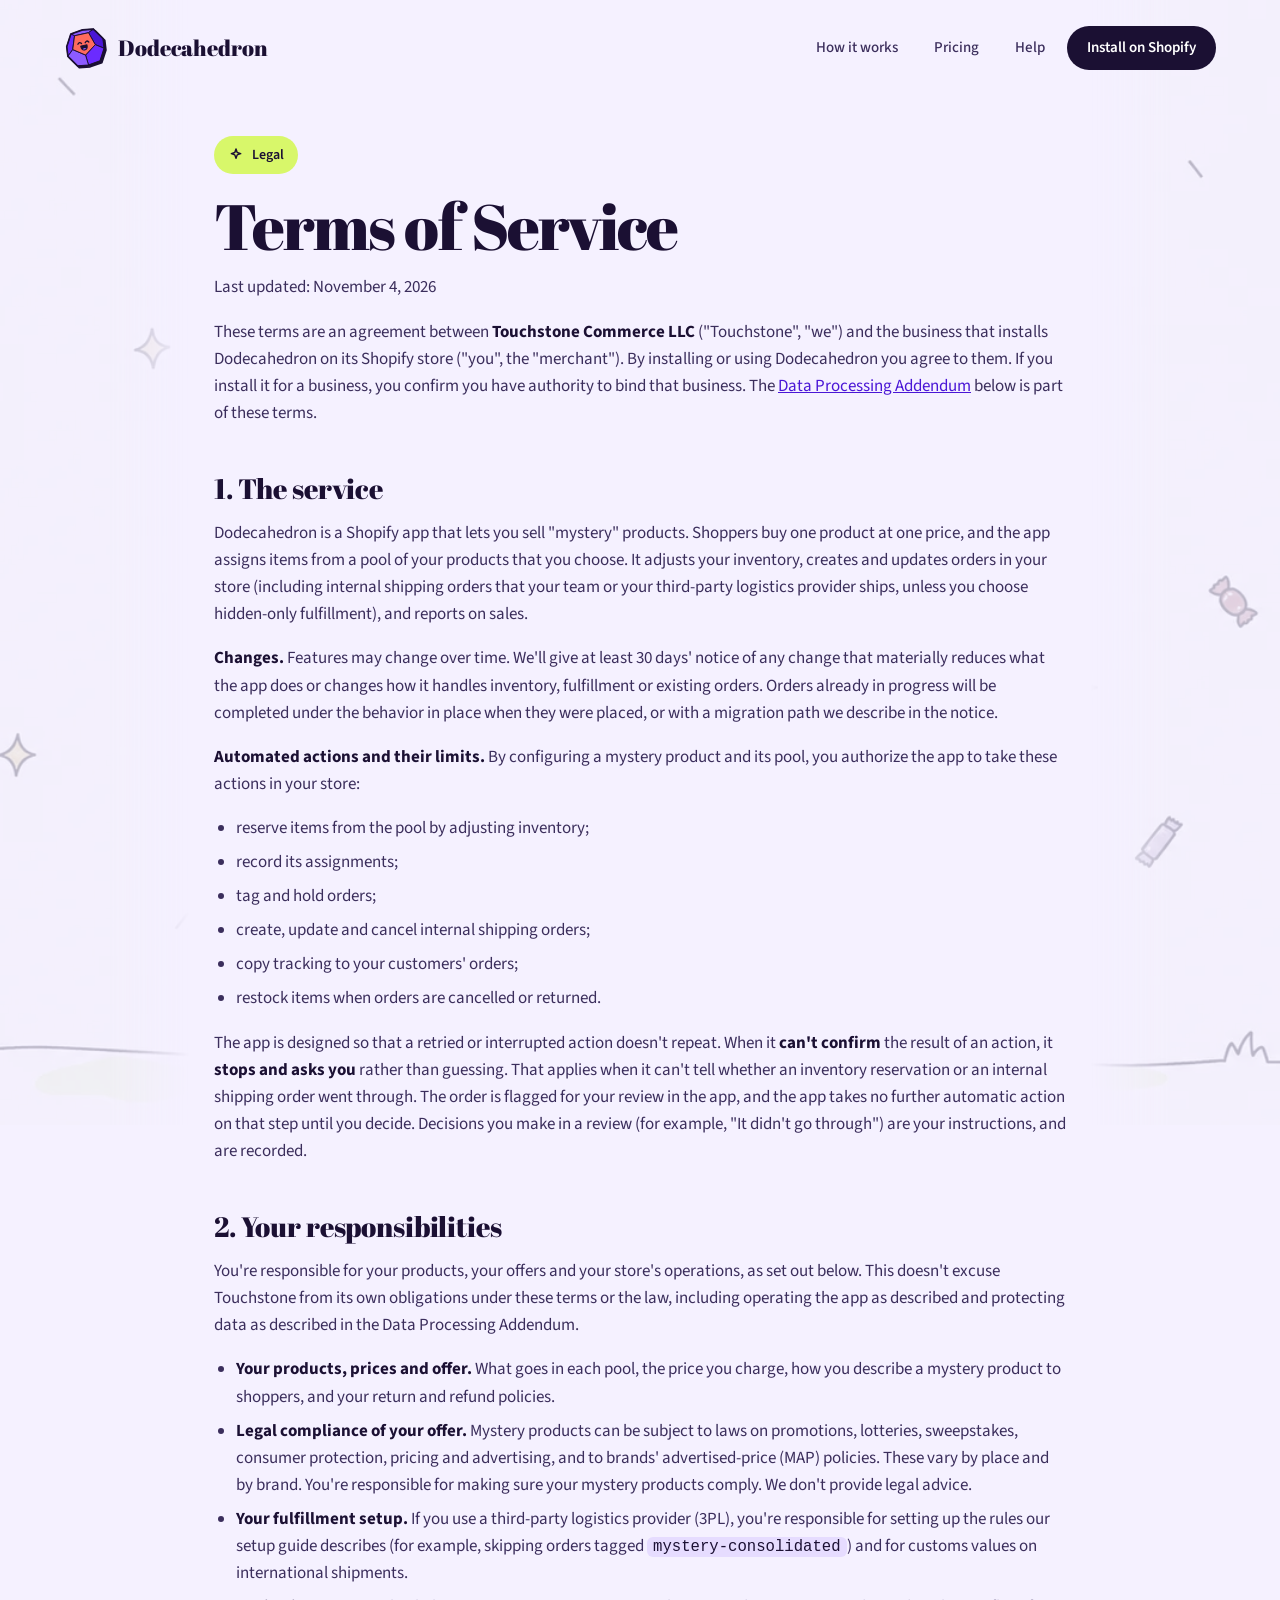
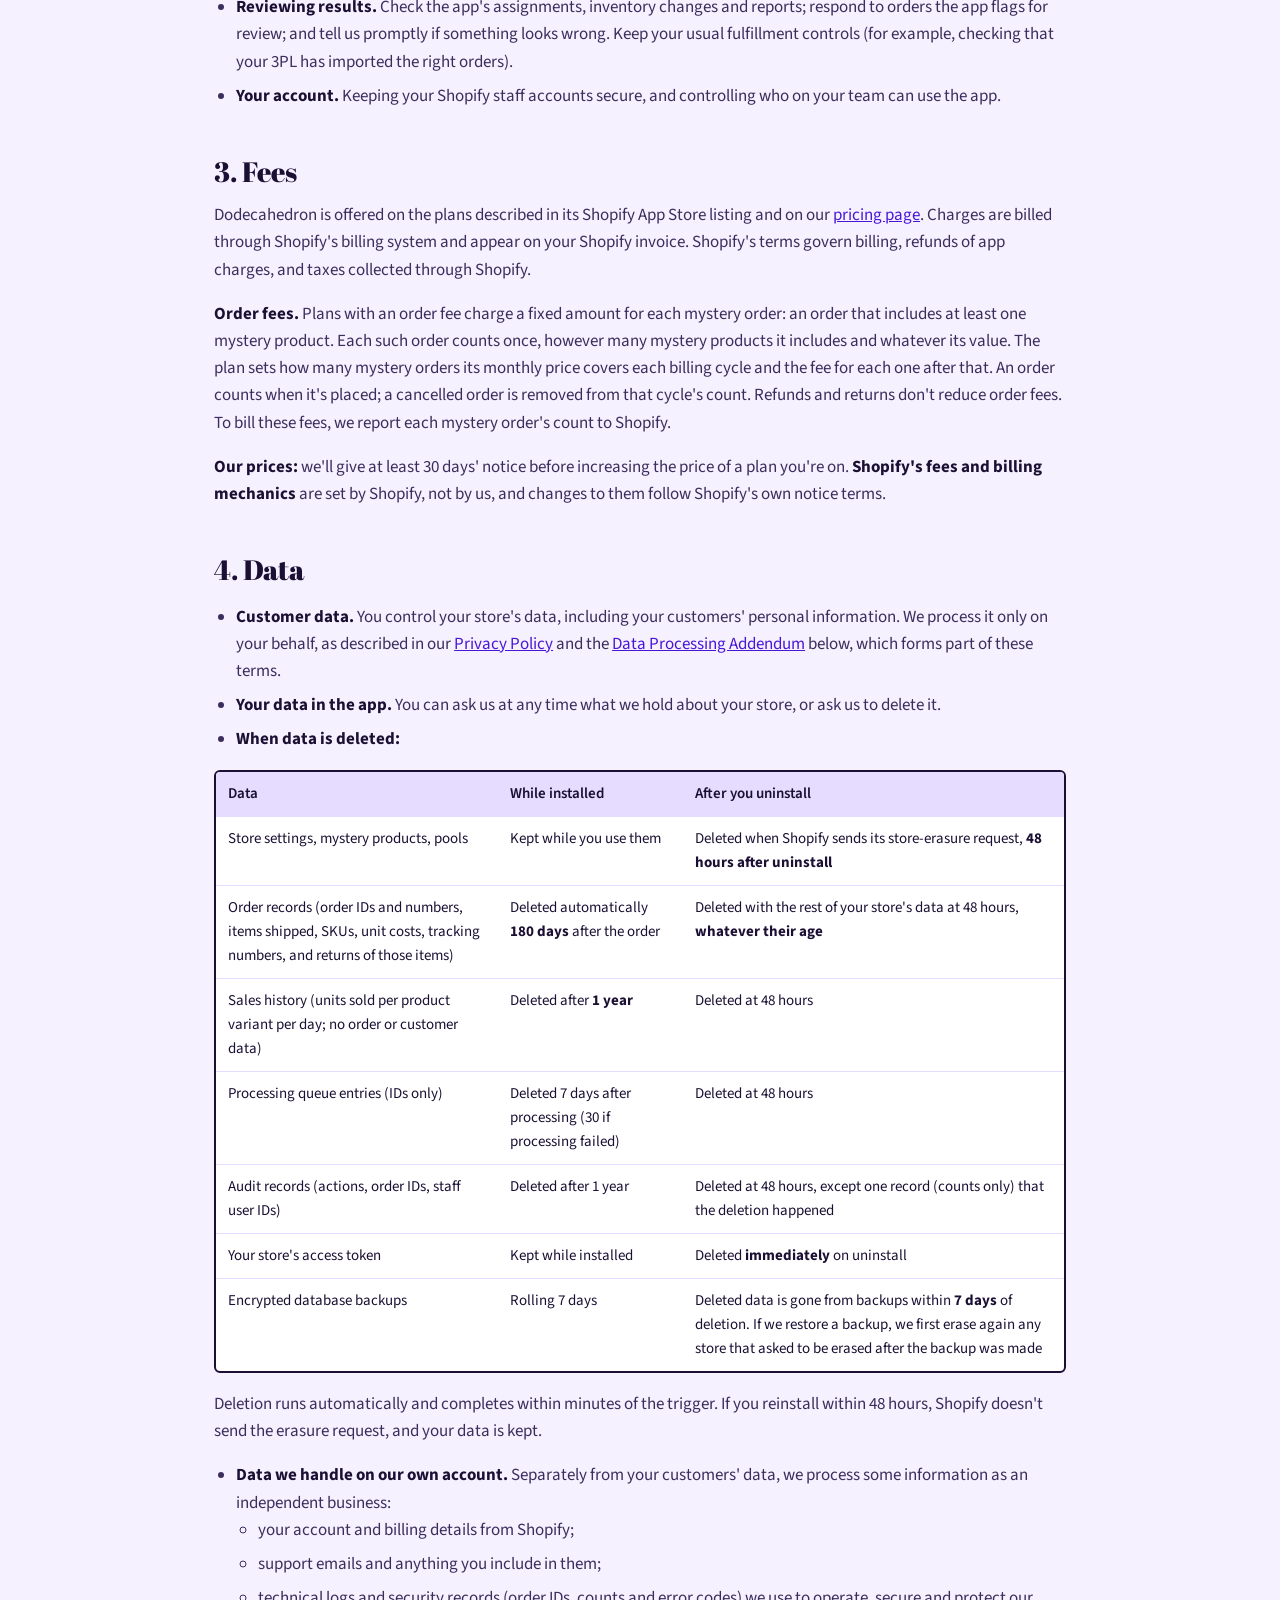
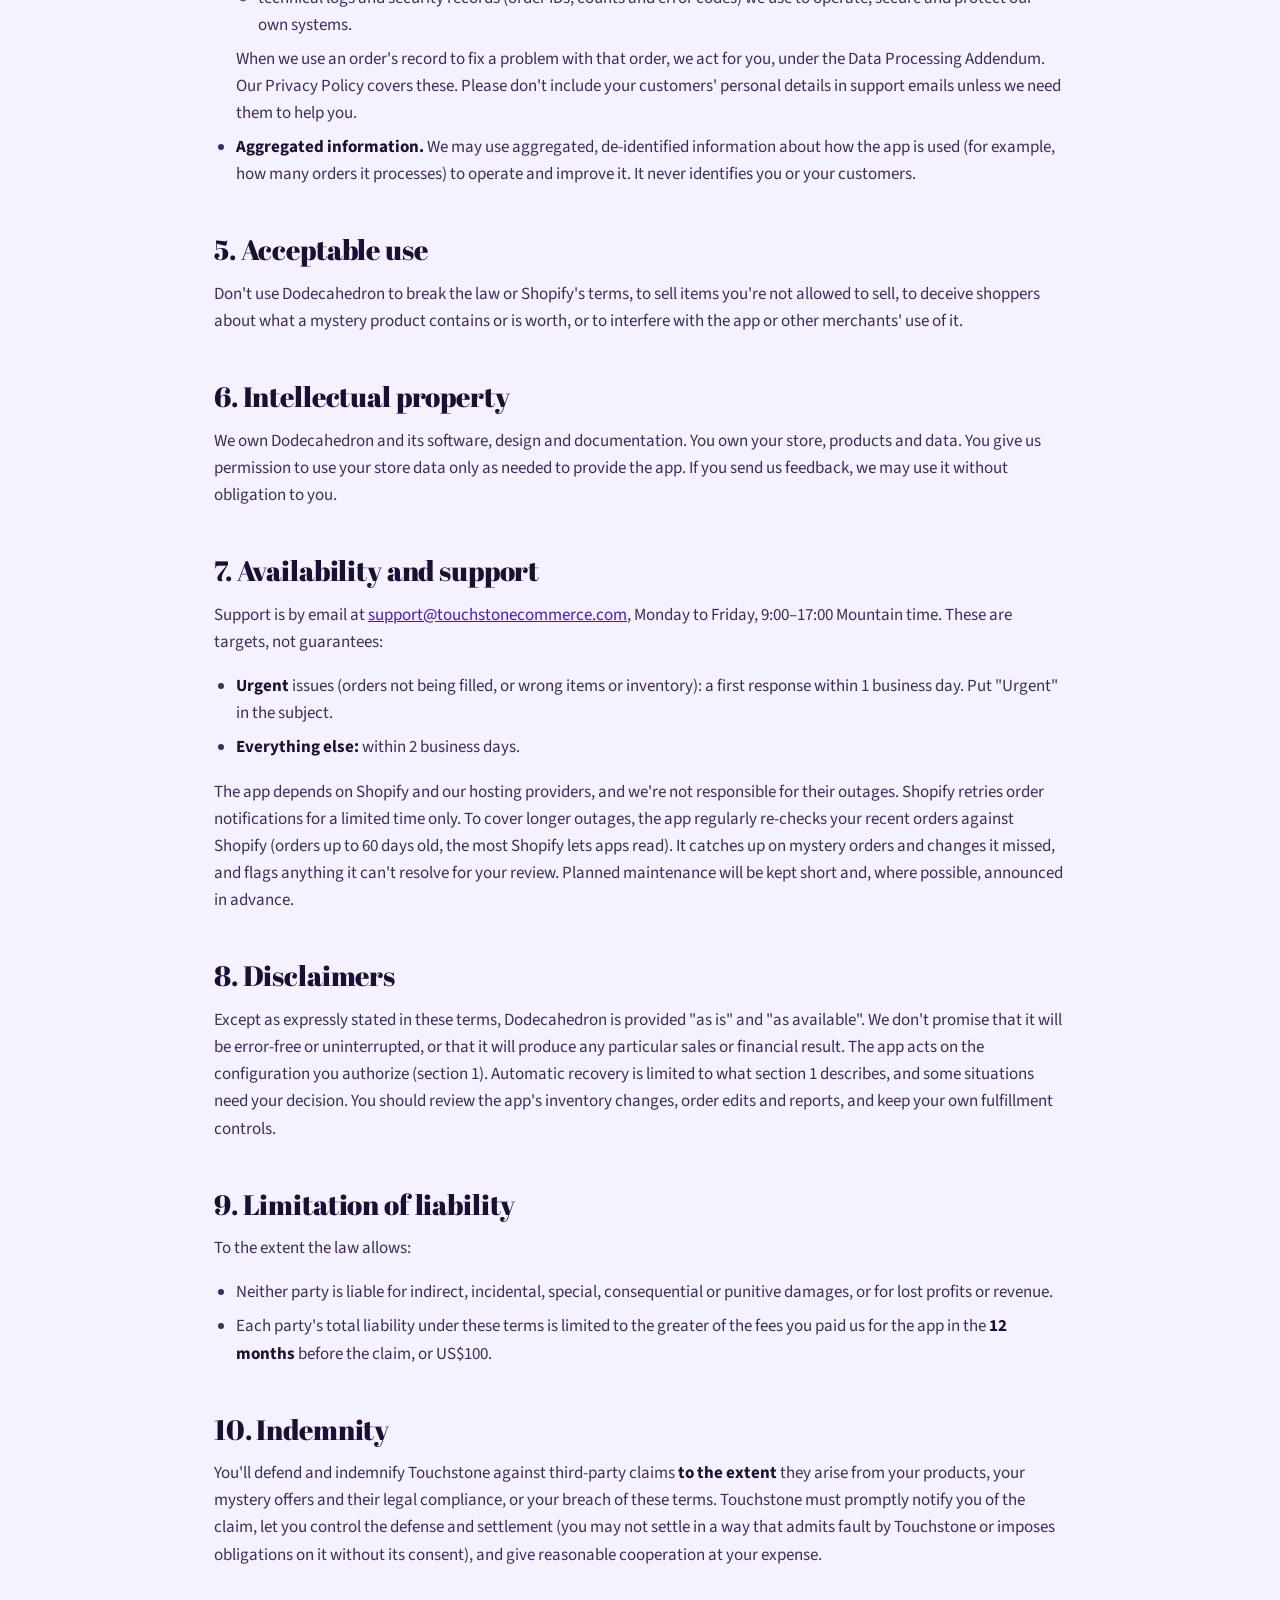
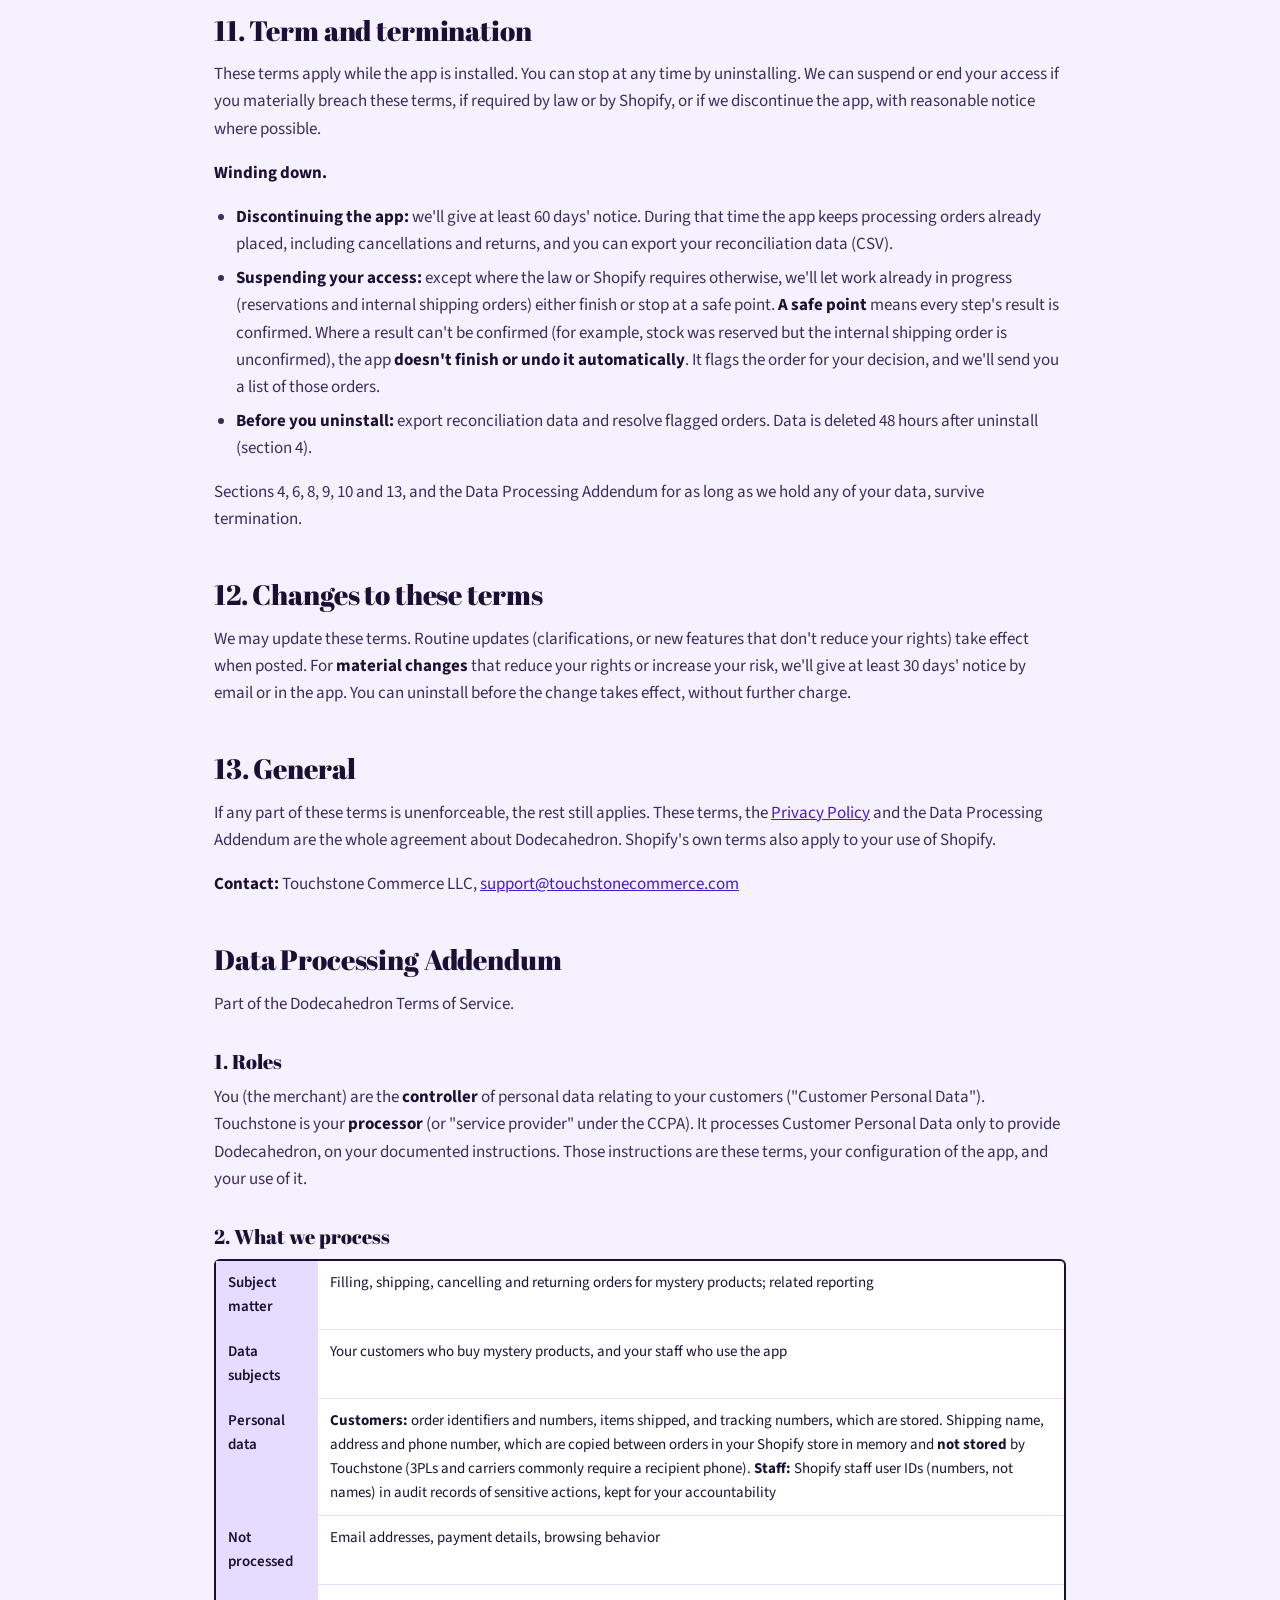
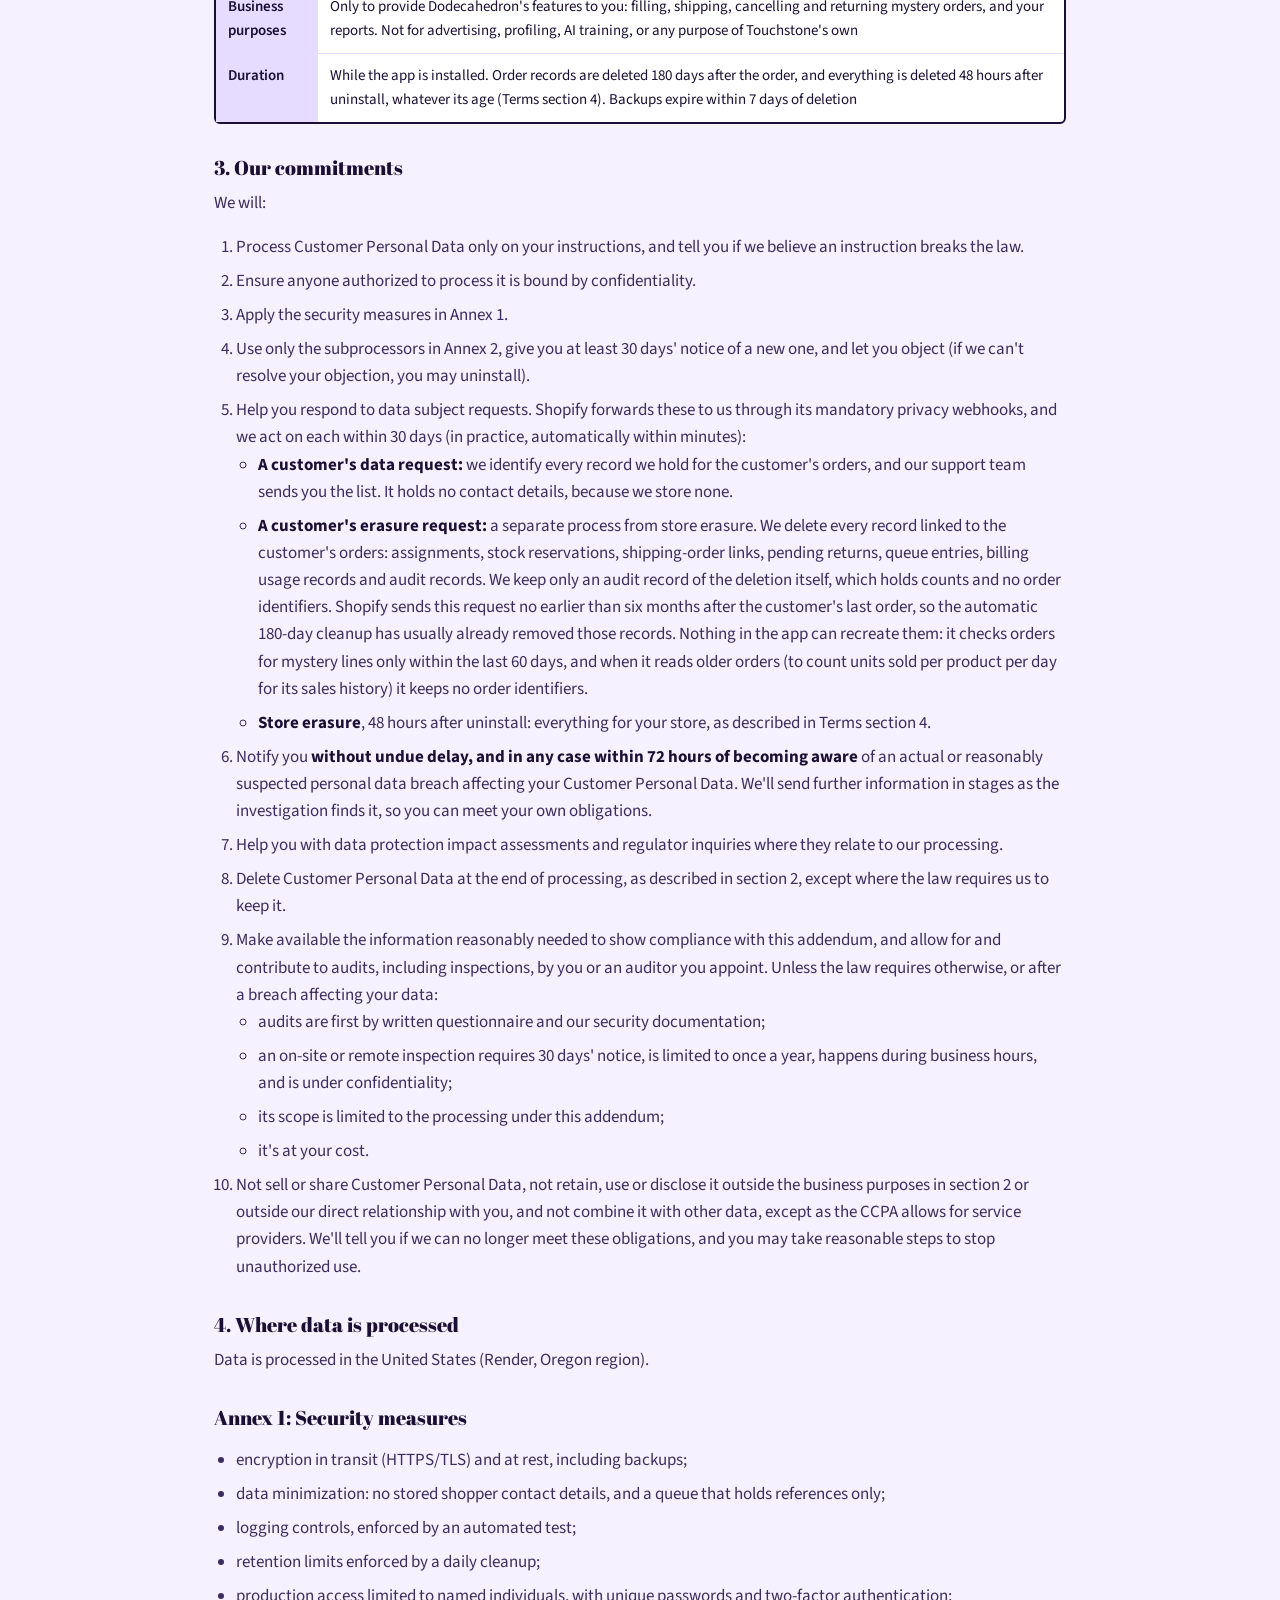
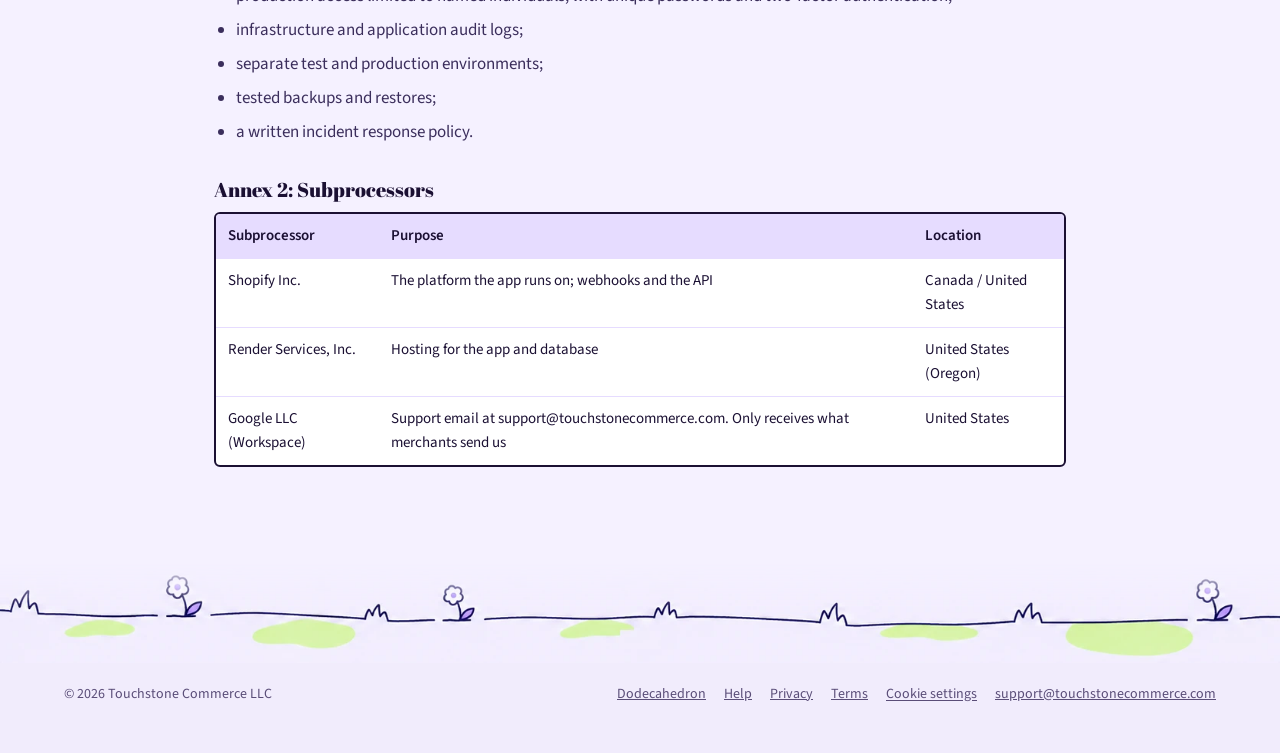
<file: terms/index.html>
<!doctype html>
<html lang="en">
<head>
  <meta charset="utf-8">
  <!-- Consent defaults (Google Consent Mode v2), before Tag Manager. Banner and choices: /assets/consent.js -->
  <script>window.dataLayer=window.dataLayer||[];function gtag(){dataLayer.push(arguments);}
  gtag("consent","default",{ad_storage:"denied",ad_user_data:"denied",ad_personalization:"denied",analytics_storage:"denied",region:["AT","BE","BG","HR","CY","CZ","DK","EE","FI","FR","DE","GR","HU","IE","IT","LV","LT","LU","MT","NL","PL","PT","RO","SK","SI","ES","SE","IS","LI","NO","GB","CH"],wait_for_update:500});
  gtag("consent","default",{ad_storage:"denied",ad_user_data:"denied",ad_personalization:"denied",analytics_storage:navigator.globalPrivacyControl?"denied":"granted"});
  try{var tcc=localStorage.getItem("tc-consent");if(tcc)gtag("consent","update",{analytics_storage:tcc});}catch(e){}</script>
  <script src="/assets/consent.js?v=20ad9bc9" defer></script>
  <!-- Google Tag Manager -->
  <script>(function(w,d,s,l,i){w[l]=w[l]||[];w[l].push({"gtm.start":new Date().getTime(),event:"gtm.js"});var f=d.getElementsByTagName(s)[0],j=d.createElement(s),dl=l!="dataLayer"?"&l="+l:"";j.async=true;j.src="https://www.googletagmanager.com/gtm.js?id="+i+dl;f.parentNode.insertBefore(j,f);})(window,document,"script","dataLayer","GTM-NS47CZZ3");</script>
  <!-- End Google Tag Manager -->
  <meta name="viewport" content="width=device-width, initial-scale=1">
  <title>Terms of Service · Dodecahedron</title>
  <meta name="description" content="The Dodecahedron Terms of Service and Data Processing Addendum from Touchstone Commerce LLC.">
  <link rel="canonical" href="https://touchstonecommerce.com/terms/">
  <link rel="icon" href="/assets/favicon.ico?v=2" sizes="32x32">
  <link rel="icon" href="/assets/favicon.svg?v=2" type="image/svg+xml">
  <link rel="apple-touch-icon" href="/assets/apple-touch-icon.png">
  <link rel="manifest" href="/assets/site.webmanifest">
  <meta property="og:type" content="website">
  <meta property="og:url" content="https://touchstonecommerce.com/terms/">
  <meta property="og:title" content="Terms of Service · Dodecahedron">
  <meta property="og:description" content="The Dodecahedron Terms of Service and Data Processing Addendum from Touchstone Commerce LLC.">
  <meta property="og:image" content="https://touchstonecommerce.com/assets/og-image.png?v=2">
  <meta property="og:image:width" content="1200">
  <meta property="og:image:height" content="630">
  <meta property="og:image:alt" content="Dodecahedron: Turn dead stock into delight.">
  <meta name="twitter:card" content="summary_large_image">
  <link rel="preconnect" href="https://fonts.googleapis.com">
  <link rel="preconnect" href="https://fonts.gstatic.com" crossorigin>
  <link href="https://fonts.googleapis.com/css2?family=Abril+Fatface&family=Source+Sans+3:wght@400;500;600;700&display=swap" rel="stylesheet">
  <link rel="stylesheet" href="/assets/style.css?v=8288f06d">
  <script src="/assets/dodeca.js?v=b319b63f" defer></script>
</head>
<body class="dodeca">
  <!-- Google Tag Manager (noscript) -->
  <noscript><iframe src="https://www.googletagmanager.com/ns.html?id=GTM-NS47CZZ3" height="0" width="0" style="display:none;visibility:hidden"></iframe></noscript>
  <!-- End Google Tag Manager (noscript) -->
  <div class="dd-bg" aria-hidden="true"></div>
  <header class="site-header">
    <div class="wrap">
      <a class="dd-logo" href="/dodecahedron/" aria-label="Dodecahedron home">
        <img src="/assets/dodecahedron-mark.svg" width="44" height="44" alt="">
        <span class="dd-display">Dodecahedron</span>
      </a>
      <button class="dd-menu-toggle" type="button" popovertarget="site-menu" aria-label="Menu"><img src="/assets/menu-burger.webp" width="50" height="48" alt=""></button>
      <nav class="site-nav" id="site-menu" popover aria-label="Main">
        <a href="/dodecahedron/#how">How it works</a>
        <a href="/dodecahedron/pricing/">Pricing</a>
        <a href="/dodecahedron/help/">Help</a>
        <a class="dd-btn dd-btn-dark" href="https://apps.shopify.com/dodecahedron">Install on Shopify</a>
      </nav>
    </div>
  </header>

  <main class="wrap narrow doc">
    <span class="dd-eyebrow">
      <svg width="16" height="16" viewBox="0 0 24 24" fill="none" stroke="currentColor" stroke-width="2.2" stroke-linecap="round" stroke-linejoin="round" aria-hidden="true"><path d="M12 3l1.8 5.2L19 10l-5.2 1.8L12 17l-1.8-5.2L5 10l5.2-1.8z"/></svg>
      Legal
    </span>
    <h1>Terms of Service</h1>
    <p class="muted">Last updated: November 4, 2026</p>

    <p>
      These terms are an agreement between <strong>Touchstone Commerce LLC</strong> ("Touchstone", "we") and the business
      that installs Dodecahedron on its Shopify store ("you", the "merchant"). By installing or using Dodecahedron you
      agree to them. If you install it for a business, you confirm you have authority to bind that business. The
      <a href="#dpa">Data Processing Addendum</a> below is part of these terms.
    </p>

    <h2>1. The service</h2>
    <p>
      Dodecahedron is a Shopify app that lets you sell "mystery" products. Shoppers buy one product at one price, and the
      app assigns items from a pool of your products that you choose. It adjusts your inventory, creates and updates
      orders in your store (including internal shipping orders that your team or your third-party logistics provider
      ships, unless you choose hidden-only fulfillment), and reports on sales.
    </p>
    <p>
      <strong>Changes.</strong> Features may change over time. We'll give at least 30 days' notice of any change that
      materially reduces what the app does or changes how it handles inventory, fulfillment or existing orders. Orders
      already in progress will be completed under the behavior in place when they were placed, or with a migration path
      we describe in the notice.
    </p>
    <p><strong>Automated actions and their limits.</strong> By configuring a mystery product and its pool, you authorize the app to take these actions in your store:</p>
    <ul>
      <li>reserve items from the pool by adjusting inventory;</li>
      <li>record its assignments;</li>
      <li>tag and hold orders;</li>
      <li>create, update and cancel internal shipping orders;</li>
      <li>copy tracking to your customers' orders;</li>
      <li>restock items when orders are cancelled or returned.</li>
    </ul>
    <p>
      The app is designed so that a retried or interrupted action doesn't repeat. When it <strong>can't confirm</strong>
      the result of an action, it <strong>stops and asks you</strong> rather than guessing. That applies when it can't
      tell whether an inventory reservation or an internal shipping order went through. The order is flagged for your
      review in the app, and the app takes no further automatic action on that step until you decide. Decisions you make
      in a review (for example, "It didn't go through") are your instructions, and are recorded.
    </p>

    <h2>2. Your responsibilities</h2>
    <p>
      You're responsible for your products, your offers and your store's operations, as set out below. This doesn't
      excuse Touchstone from its own obligations under these terms or the law, including operating the app as described
      and protecting data as described in the Data Processing Addendum.
    </p>
    <ul>
      <li><strong>Your products, prices and offer.</strong> What goes in each pool, the price you charge, how you describe a mystery product to shoppers, and your return and refund policies.</li>
      <li><strong>Legal compliance of your offer.</strong> Mystery products can be subject to laws on promotions, lotteries, sweepstakes, consumer protection, pricing and advertising, and to brands' advertised-price (MAP) policies. These vary by place and by brand. You're responsible for making sure your mystery products comply. We don't provide legal advice.</li>
      <li><strong>Your fulfillment setup.</strong> If you use a third-party logistics provider (3PL), you're responsible for setting up the rules our setup guide describes (for example, skipping orders tagged <code>mystery-consolidated</code>) and for customs values on international shipments.</li>
      <li><strong>Reviewing results.</strong> Check the app's assignments, inventory changes and reports; respond to orders the app flags for review; and tell us promptly if something looks wrong. Keep your usual fulfillment controls (for example, checking that your 3PL has imported the right orders).</li>
      <li><strong>Your account.</strong> Keeping your Shopify staff accounts secure, and controlling who on your team can use the app.</li>
    </ul>

    <h2>3. Fees</h2>
    <p>
      Dodecahedron is offered on the plans described in its Shopify App Store listing and on our
      <a href="/dodecahedron/pricing/">pricing page</a>. Charges are billed through Shopify's billing system and appear on
      your Shopify invoice. Shopify's terms govern billing, refunds of app charges, and taxes collected through Shopify.
    </p>
    <p>
      <strong>Order fees.</strong> Plans with an order fee charge a fixed amount for each mystery order: an order that
      includes at least one mystery product. Each such order counts once, however many mystery products it includes and
      whatever its value. The plan sets how many mystery orders its monthly price covers each billing cycle and the fee
      for each one after that. An order counts when it's placed; a cancelled order is removed from that cycle's count.
      Refunds and returns don't reduce order fees. To bill these fees, we report each mystery order's count to Shopify.
    </p>
    <p>
      <strong>Our prices:</strong> we'll give at least 30 days' notice before increasing the price of a plan you're on.
      <strong>Shopify's fees and billing mechanics</strong> are set by Shopify, not by us, and changes to them follow
      Shopify's own notice terms.
    </p>

    <h2>4. Data</h2>
    <ul>
      <li><strong>Customer data.</strong> You control your store's data, including your customers' personal information. We process it only on your behalf, as described in our <a href="/privacy/">Privacy Policy</a> and the <a href="#dpa">Data Processing Addendum</a> below, which forms part of these terms.</li>
      <li><strong>Your data in the app.</strong> You can ask us at any time what we hold about your store, or ask us to delete it.</li>
      <li><strong>When data is deleted:</strong></li>
    </ul>
    <table>
      <thead><tr><th>Data</th><th>While installed</th><th>After you uninstall</th></tr></thead>
      <tbody>
        <tr><td>Store settings, mystery products, pools</td><td>Kept while you use them</td><td>Deleted when Shopify sends its store-erasure request, <strong>48 hours after uninstall</strong></td></tr>
        <tr><td>Order records (order IDs and numbers, items shipped, SKUs, unit costs, tracking numbers, and returns of those items)</td><td>Deleted automatically <strong>180 days</strong> after the order</td><td>Deleted with the rest of your store's data at 48 hours, <strong>whatever their age</strong></td></tr>
        <tr><td>Sales history (units sold per product variant per day; no order or customer data)</td><td>Deleted after <strong>1 year</strong></td><td>Deleted at 48 hours</td></tr>
        <tr><td>Processing queue entries (IDs only)</td><td>Deleted 7 days after processing (30 if processing failed)</td><td>Deleted at 48 hours</td></tr>
        <tr><td>Audit records (actions, order IDs, staff user IDs)</td><td>Deleted after 1 year</td><td>Deleted at 48 hours, except one record (counts only) that the deletion happened</td></tr>
        <tr><td>Your store's access token</td><td>Kept while installed</td><td>Deleted <strong>immediately</strong> on uninstall</td></tr>
        <tr><td>Encrypted database backups</td><td>Rolling 7 days</td><td>Deleted data is gone from backups within <strong>7 days</strong> of deletion. If we restore a backup, we first erase again any store that asked to be erased after the backup was made</td></tr>
      </tbody>
    </table>
    <p>Deletion runs automatically and completes within minutes of the trigger. If you reinstall within 48 hours, Shopify doesn't send the erasure request, and your data is kept.</p>
    <ul>
      <li>
        <strong>Data we handle on our own account.</strong> Separately from your customers' data, we process some information as an independent business:
        <ul>
          <li>your account and billing details from Shopify;</li>
          <li>support emails and anything you include in them;</li>
          <li>technical logs and security records (order IDs, counts and error codes) we use to operate, secure and protect our own systems.</li>
        </ul>
        When we use an order's record to fix a problem with that order, we act for you, under the Data Processing Addendum. Our Privacy Policy covers these. Please don't include your customers' personal details in support emails unless we need them to help you.
      </li>
      <li><strong>Aggregated information.</strong> We may use aggregated, de-identified information about how the app is used (for example, how many orders it processes) to operate and improve it. It never identifies you or your customers.</li>
    </ul>

    <h2>5. Acceptable use</h2>
    <p>Don't use Dodecahedron to break the law or Shopify's terms, to sell items you're not allowed to sell, to deceive shoppers about what a mystery product contains or is worth, or to interfere with the app or other merchants' use of it.</p>

    <h2>6. Intellectual property</h2>
    <p>We own Dodecahedron and its software, design and documentation. You own your store, products and data. You give us permission to use your store data only as needed to provide the app. If you send us feedback, we may use it without obligation to you.</p>

    <h2>7. Availability and support</h2>
    <p>Support is by email at <a href="mailto:support@touchstonecommerce.com">support@touchstonecommerce.com</a>, Monday to Friday, 9:00–17:00 Mountain time. These are targets, not guarantees:</p>
    <ul>
      <li><strong>Urgent</strong> issues (orders not being filled, or wrong items or inventory): a first response within 1 business day. Put "Urgent" in the subject.</li>
      <li><strong>Everything else:</strong> within 2 business days.</li>
    </ul>
    <p>
      The app depends on Shopify and our hosting providers, and we're not responsible for their outages. Shopify retries
      order notifications for a limited time only. To cover longer outages, the app regularly re-checks your recent orders
      against Shopify (orders up to 60 days old, the most Shopify lets apps read). It catches up on mystery orders and
      changes it missed, and flags anything it can't resolve for your review. Planned maintenance will be kept short and,
      where possible, announced in advance.
    </p>

    <h2>8. Disclaimers</h2>
    <p>
      Except as expressly stated in these terms, Dodecahedron is provided "as is" and "as available". We don't promise
      that it will be error-free or uninterrupted, or that it will produce any particular sales or financial result. The
      app acts on the configuration you authorize (section 1). Automatic recovery is limited to what section 1 describes,
      and some situations need your decision. You should review the app's inventory changes, order edits and reports, and
      keep your own fulfillment controls.
    </p>

    <h2>9. Limitation of liability</h2>
    <p>To the extent the law allows:</p>
    <ul>
      <li>Neither party is liable for indirect, incidental, special, consequential or punitive damages, or for lost profits or revenue.</li>
      <li>Each party's total liability under these terms is limited to the greater of the fees you paid us for the app in the <strong>12 months</strong> before the claim, or US$100.</li>
    </ul>

    <h2>10. Indemnity</h2>
    <p>
      You'll defend and indemnify Touchstone against third-party claims <strong>to the extent</strong> they arise from your
      products, your mystery offers and their legal compliance, or your breach of these terms. Touchstone must promptly
      notify you of the claim, let you control the defense and settlement (you may not settle in a way that admits fault
      by Touchstone or imposes obligations on it without its consent), and give reasonable cooperation at your expense.
    </p>

    <h2>11. Term and termination</h2>
    <p>
      These terms apply while the app is installed. You can stop at any time by uninstalling. We can suspend or end your
      access if you materially breach these terms, if required by law or by Shopify, or if we discontinue the app, with
      reasonable notice where possible.
    </p>
    <p><strong>Winding down.</strong></p>
    <ul>
      <li><strong>Discontinuing the app:</strong> we'll give at least 60 days' notice. During that time the app keeps processing orders already placed, including cancellations and returns, and you can export your reconciliation data (CSV).</li>
      <li><strong>Suspending your access:</strong> except where the law or Shopify requires otherwise, we'll let work already in progress (reservations and internal shipping orders) either finish or stop at a safe point. <strong>A safe point</strong> means every step's result is confirmed. Where a result can't be confirmed (for example, stock was reserved but the internal shipping order is unconfirmed), the app <strong>doesn't finish or undo it automatically</strong>. It flags the order for your decision, and we'll send you a list of those orders.</li>
      <li><strong>Before you uninstall:</strong> export reconciliation data and resolve flagged orders. Data is deleted 48 hours after uninstall (section 4).</li>
    </ul>
    <p>Sections 4, 6, 8, 9, 10 and 13, and the Data Processing Addendum for as long as we hold any of your data, survive termination.</p>

    <h2>12. Changes to these terms</h2>
    <p>
      We may update these terms. Routine updates (clarifications, or new features that don't reduce your rights) take
      effect when posted. For <strong>material changes</strong> that reduce your rights or increase your risk, we'll give
      at least 30 days' notice by email or in the app. You can uninstall before the change takes effect, without further
      charge.
    </p>

    <h2>13. General</h2>
    <p>
      If any part of these terms is unenforceable, the rest still applies. These terms, the
      <a href="/privacy/">Privacy Policy</a> and the Data Processing Addendum are the whole agreement about Dodecahedron.
      Shopify's own terms also apply to your use of Shopify.
    </p>
    <p>
      <strong>Contact:</strong> Touchstone Commerce LLC,
      <a href="mailto:support@touchstonecommerce.com">support@touchstonecommerce.com</a>
    </p>

    <h2 id="dpa">Data Processing Addendum</h2>
    <p class="muted">Part of the Dodecahedron Terms of Service.</p>

    <h3>1. Roles</h3>
    <p>
      You (the merchant) are the <strong>controller</strong> of personal data relating to your customers ("Customer
      Personal Data"). Touchstone is your <strong>processor</strong> (or "service provider" under the CCPA). It processes
      Customer Personal Data only to provide Dodecahedron, on your documented instructions. Those instructions are these
      terms, your configuration of the app, and your use of it.
    </p>

    <h3>2. What we process</h3>
    <table>
      <tbody>
        <tr><th>Subject matter</th><td>Filling, shipping, cancelling and returning orders for mystery products; related reporting</td></tr>
        <tr><th>Data subjects</th><td>Your customers who buy mystery products, and your staff who use the app</td></tr>
        <tr><th>Personal data</th><td><strong>Customers:</strong> order identifiers and numbers, items shipped, and tracking numbers, which are stored. Shipping name, address and phone number, which are copied between orders in your Shopify store in memory and <strong>not stored</strong> by Touchstone (3PLs and carriers commonly require a recipient phone). <strong>Staff:</strong> Shopify staff user IDs (numbers, not names) in audit records of sensitive actions, kept for your accountability</td></tr>
        <tr><th>Not processed</th><td>Email addresses, payment details, browsing behavior</td></tr>
        <tr><th>Business purposes</th><td>Only to provide Dodecahedron's features to you: filling, shipping, cancelling and returning mystery orders, and your reports. Not for advertising, profiling, AI training, or any purpose of Touchstone's own</td></tr>
        <tr><th>Duration</th><td>While the app is installed. Order records are deleted 180 days after the order, and everything is deleted 48 hours after uninstall, whatever its age (Terms section 4). Backups expire within 7 days of deletion</td></tr>
      </tbody>
    </table>

    <h3>3. Our commitments</h3>
    <p>We will:</p>
    <ol>
      <li>Process Customer Personal Data only on your instructions, and tell you if we believe an instruction breaks the law.</li>
      <li>Ensure anyone authorized to process it is bound by confidentiality.</li>
      <li>Apply the security measures in Annex 1.</li>
      <li>Use only the subprocessors in Annex 2, give you at least 30 days' notice of a new one, and let you object (if we can't resolve your objection, you may uninstall).</li>
      <li>
        Help you respond to data subject requests. Shopify forwards these to us through its mandatory privacy webhooks, and we act on each within 30 days (in practice, automatically within minutes):
        <ul>
          <li><strong>A customer's data request:</strong> we identify every record we hold for the customer's orders, and our support team sends you the list. It holds no contact details, because we store none.</li>
          <li><strong>A customer's erasure request:</strong> a separate process from store erasure. We delete every record linked to the customer's orders: assignments, stock reservations, shipping-order links, pending returns, queue entries, billing usage records and audit records. We keep only an audit record of the deletion itself, which holds counts and no order identifiers. Shopify sends this request no earlier than six months after the customer's last order, so the automatic 180-day cleanup has usually already removed those records. Nothing in the app can recreate them: it checks orders for mystery lines only within the last 60 days, and when it reads older orders (to count units sold per product per day for its sales history) it keeps no order identifiers.</li>
          <li><strong>Store erasure</strong>, 48 hours after uninstall: everything for your store, as described in Terms section 4.</li>
        </ul>
      </li>
      <li>Notify you <strong>without undue delay, and in any case within 72 hours of becoming aware</strong> of an actual or reasonably suspected personal data breach affecting your Customer Personal Data. We'll send further information in stages as the investigation finds it, so you can meet your own obligations.</li>
      <li>Help you with data protection impact assessments and regulator inquiries where they relate to our processing.</li>
      <li>Delete Customer Personal Data at the end of processing, as described in section 2, except where the law requires us to keep it.</li>
      <li>
        Make available the information reasonably needed to show compliance with this addendum, and allow for and contribute to audits, including inspections, by you or an auditor you appoint. Unless the law requires otherwise, or after a breach affecting your data:
        <ul>
          <li>audits are first by written questionnaire and our security documentation;</li>
          <li>an on-site or remote inspection requires 30 days' notice, is limited to once a year, happens during business hours, and is under confidentiality;</li>
          <li>its scope is limited to the processing under this addendum;</li>
          <li>it's at your cost.</li>
        </ul>
      </li>
      <li>Not sell or share Customer Personal Data, not retain, use or disclose it outside the business purposes in section 2 or outside our direct relationship with you, and not combine it with other data, except as the CCPA allows for service providers. We'll tell you if we can no longer meet these obligations, and you may take reasonable steps to stop unauthorized use.</li>
    </ol>

    <h3>4. Where data is processed</h3>
    <p>Data is processed in the United States (Render, Oregon region).</p>

    <h3>Annex 1: Security measures</h3>
    <ul>
      <li>encryption in transit (HTTPS/TLS) and at rest, including backups;</li>
      <li>data minimization: no stored shopper contact details, and a queue that holds references only;</li>
      <li>logging controls, enforced by an automated test;</li>
      <li>retention limits enforced by a daily cleanup;</li>
      <li>production access limited to named individuals, with unique passwords and two-factor authentication;</li>
      <li>infrastructure and application audit logs;</li>
      <li>separate test and production environments;</li>
      <li>tested backups and restores;</li>
      <li>a written incident response policy.</li>
    </ul>

    <h3>Annex 2: Subprocessors</h3>
    <table>
      <thead><tr><th>Subprocessor</th><th>Purpose</th><th>Location</th></tr></thead>
      <tbody>
        <tr><td>Shopify Inc.</td><td>The platform the app runs on; webhooks and the API</td><td>Canada / United States</td></tr>
        <tr><td>Render Services, Inc.</td><td>Hosting for the app and database</td><td>United States (Oregon)</td></tr>
        <tr><td>Google LLC (Workspace)</td><td>Support email at support@touchstonecommerce.com. Only receives what merchants send us</td><td>United States</td></tr>
      </tbody>
    </table>
  </main>

  <footer class="site-footer">
    <div class="wrap">
      <span>© 2026 Touchstone Commerce LLC</span>
      <nav aria-label="Footer">
        <a href="/dodecahedron/">Dodecahedron</a>
        <a href="/dodecahedron/help/">Help</a>
        <a href="/privacy/">Privacy</a>
        <a href="/terms/">Terms</a>
        <button type="button" class="link-button" data-consent-open>Cookie settings</button>
        <a href="mailto:support@touchstonecommerce.com">support@touchstonecommerce.com</a>
      </nav>
    </div>
  </footer>
</body>
</html>
</file>
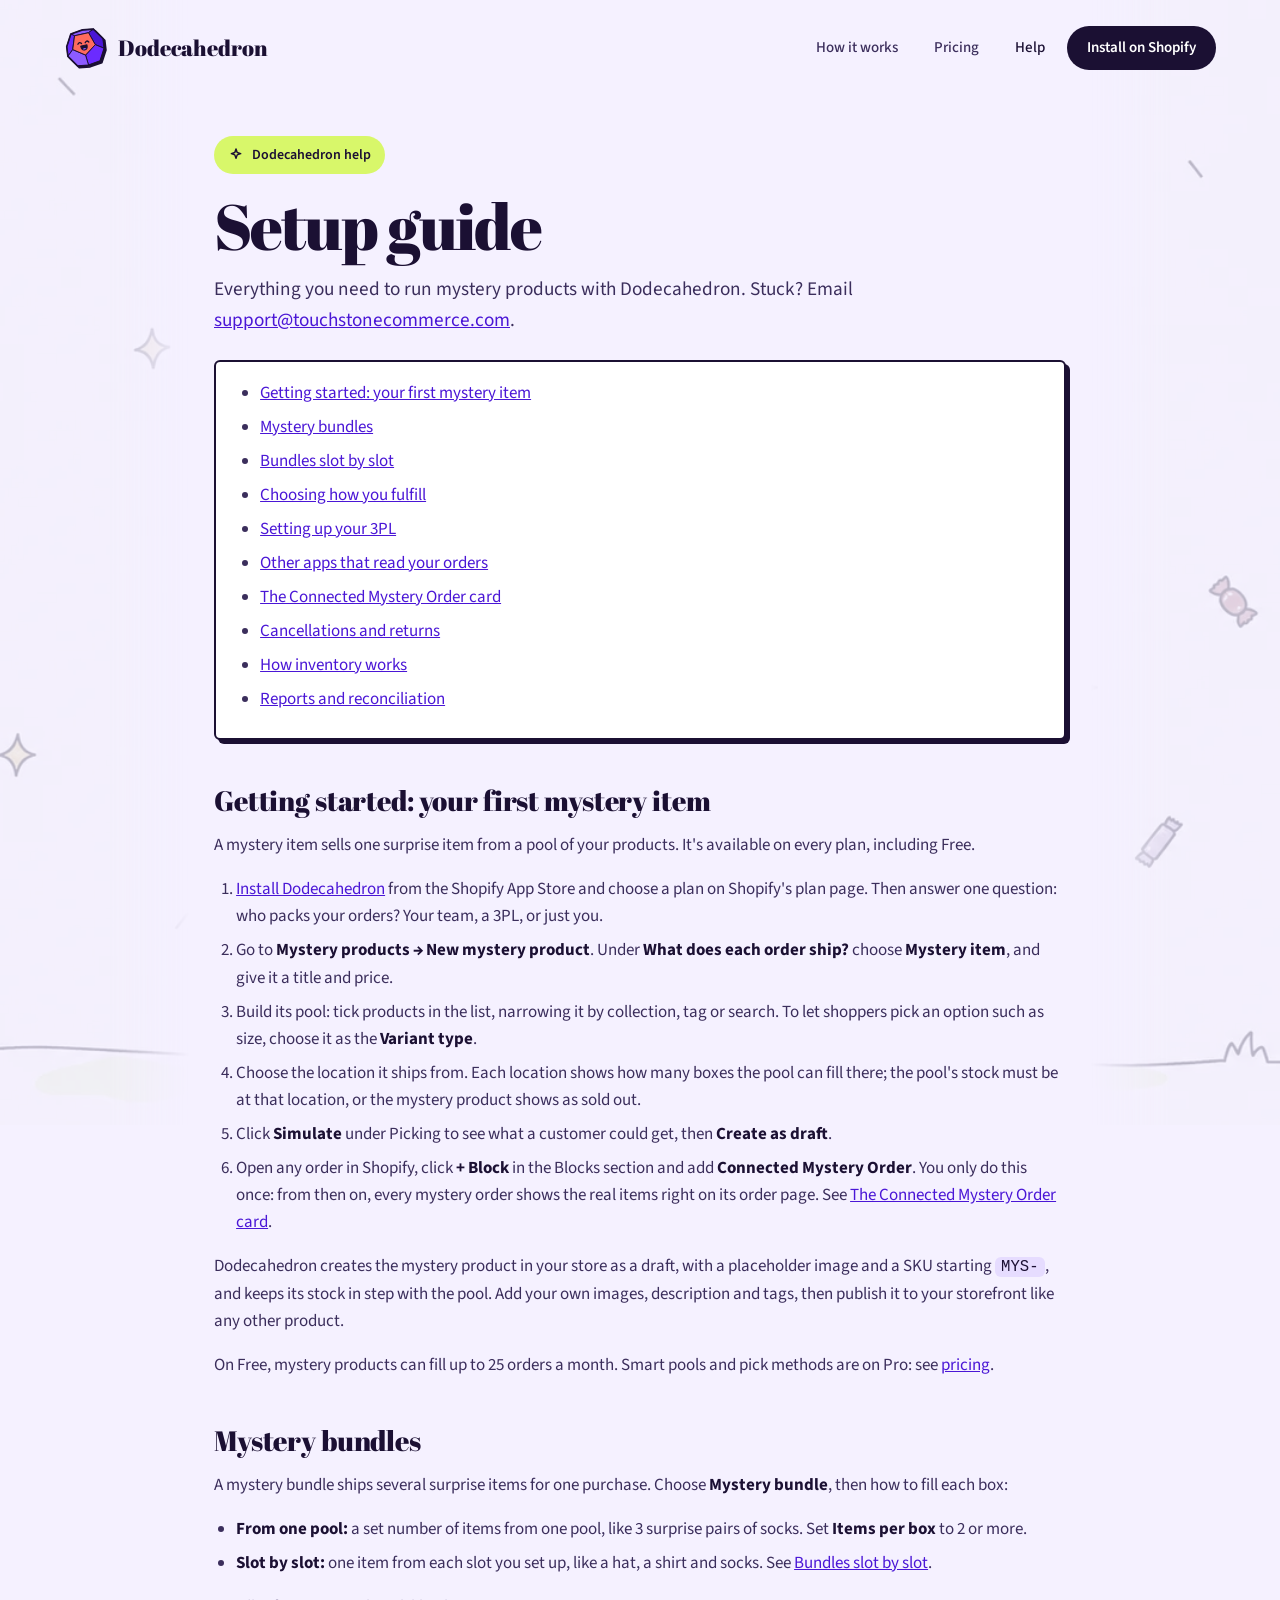
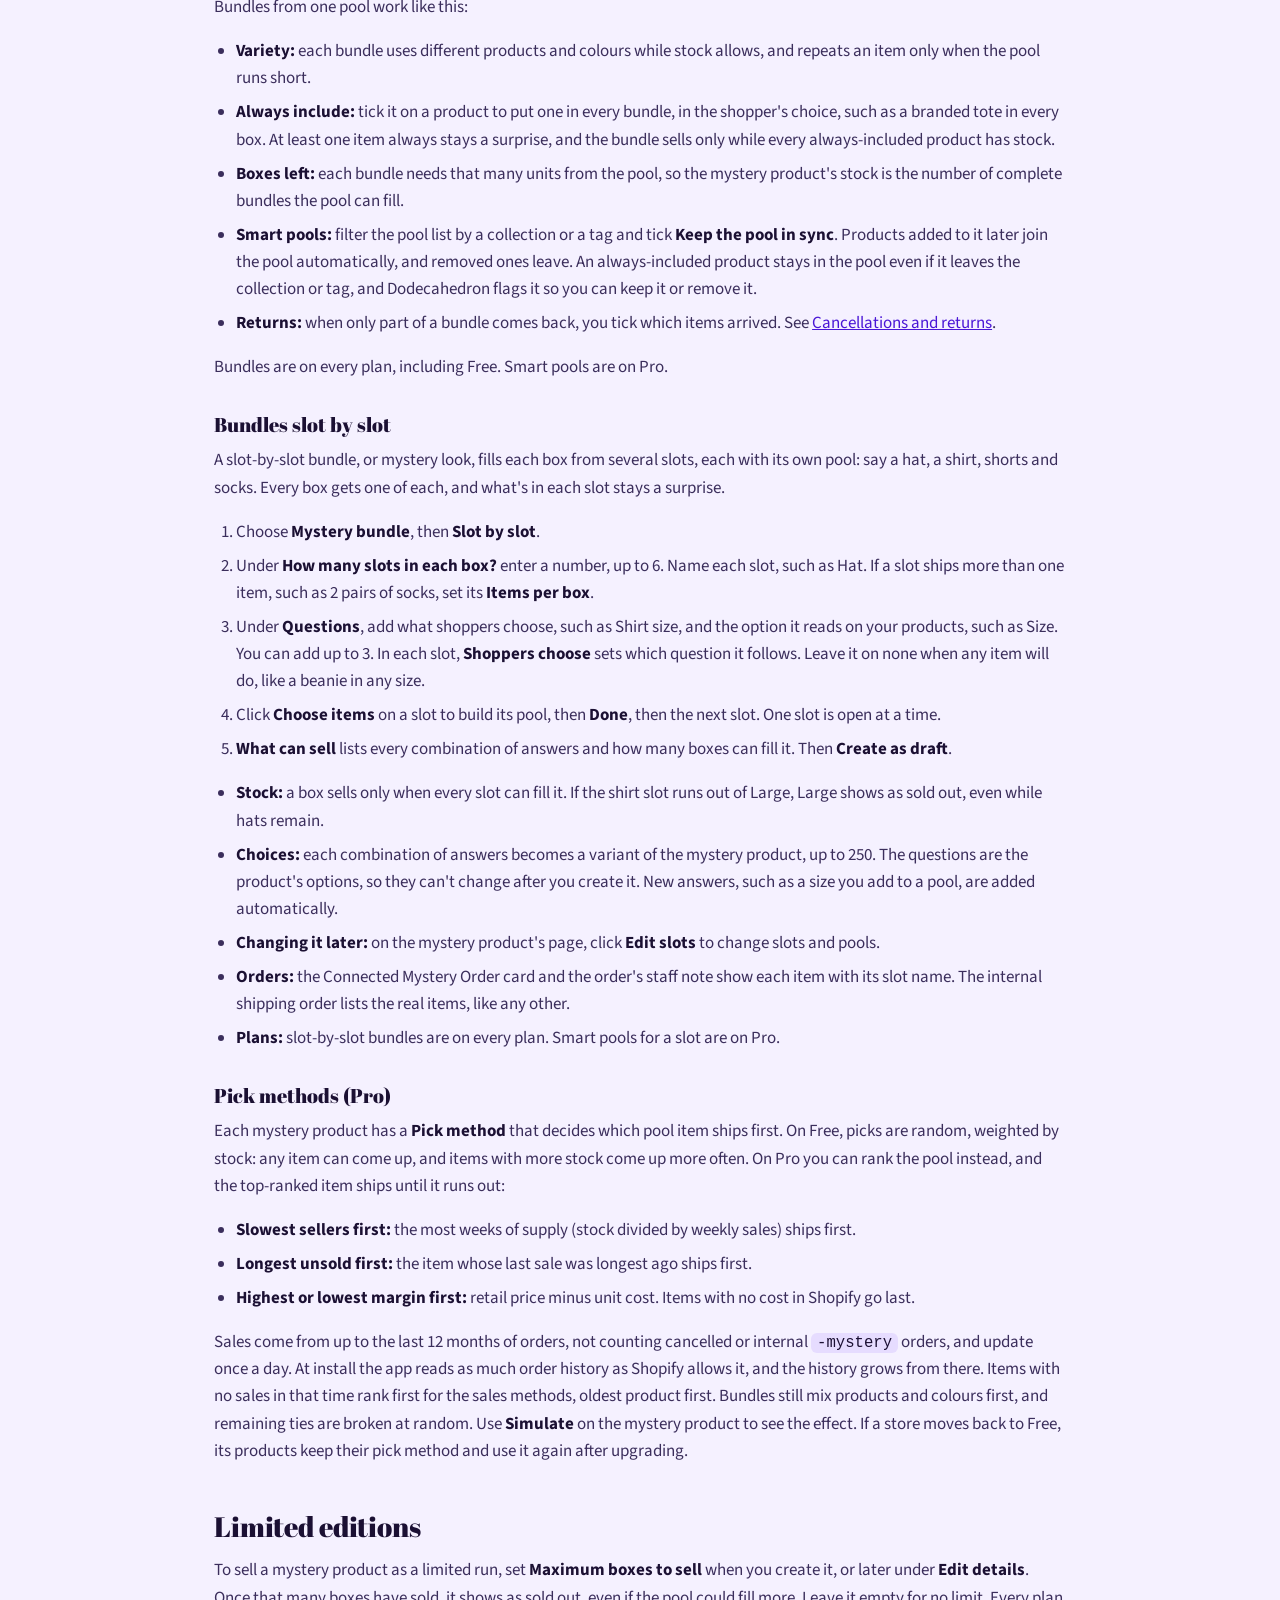
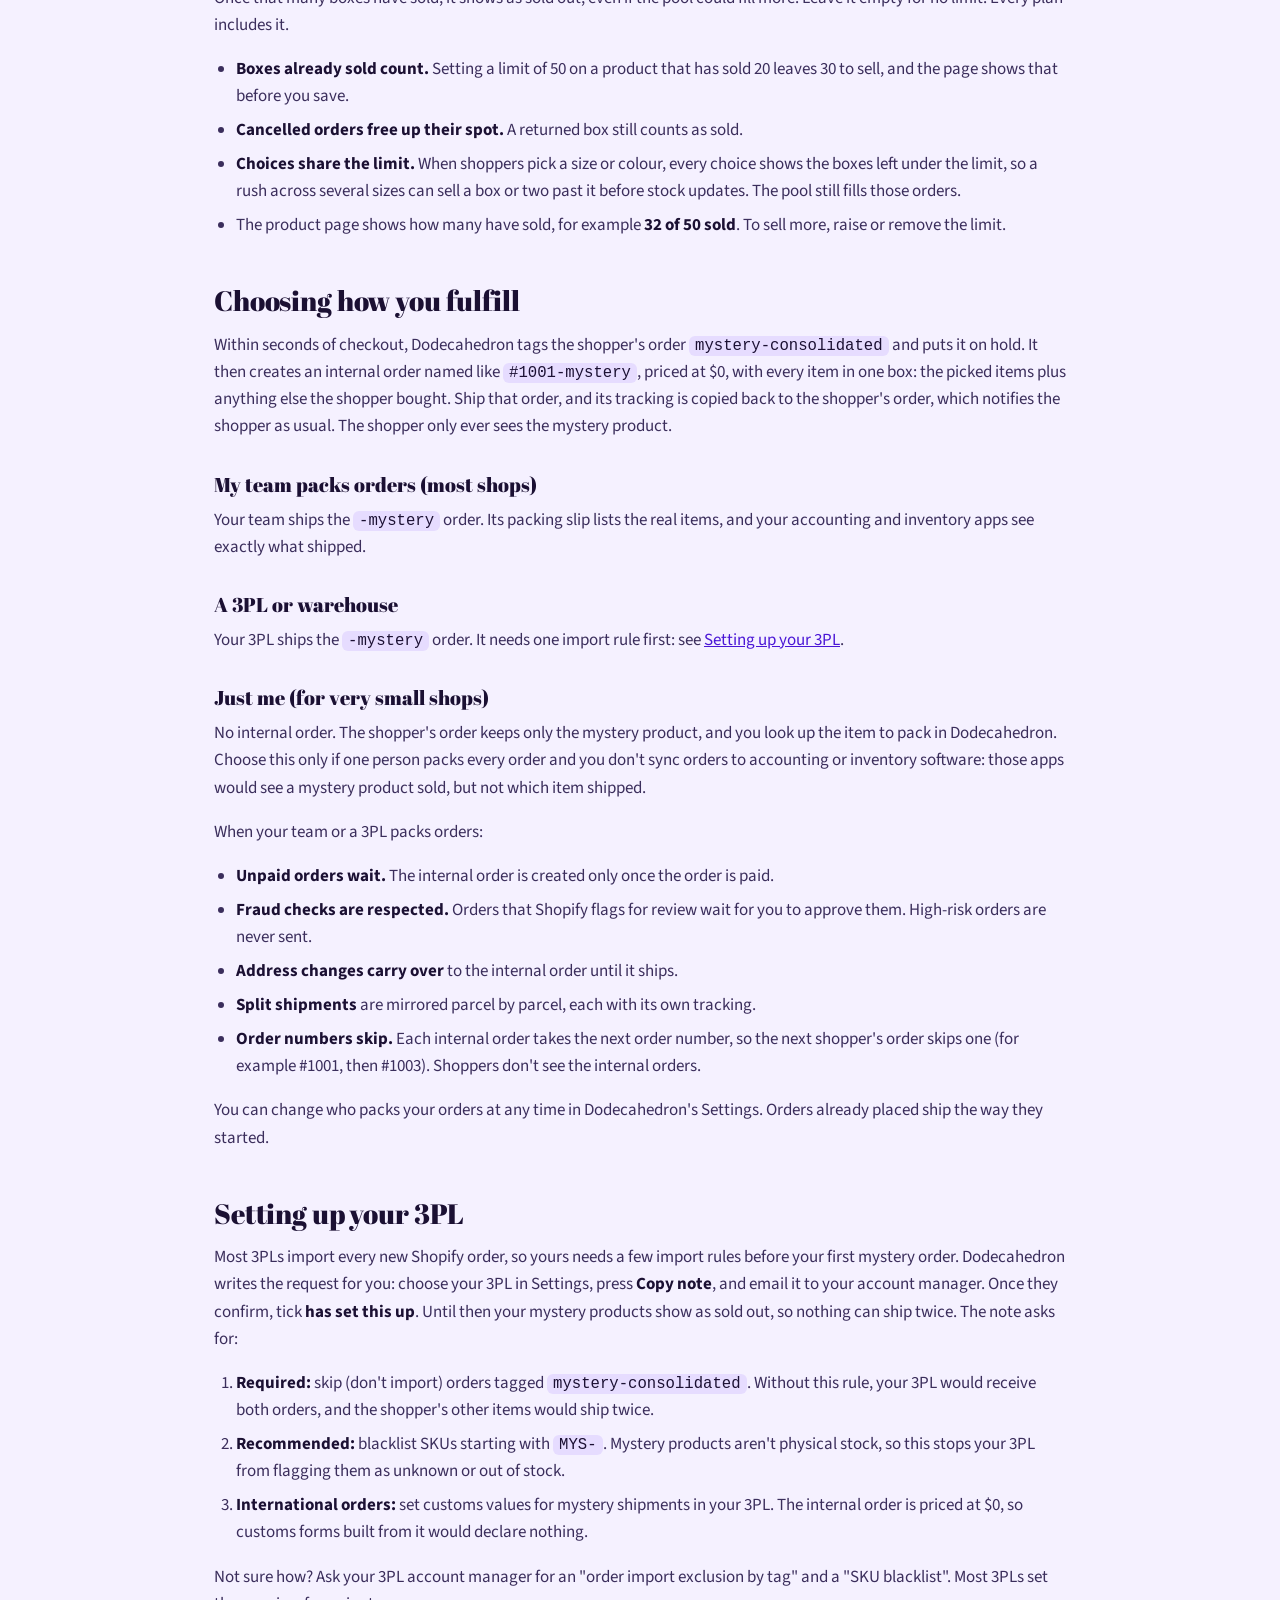
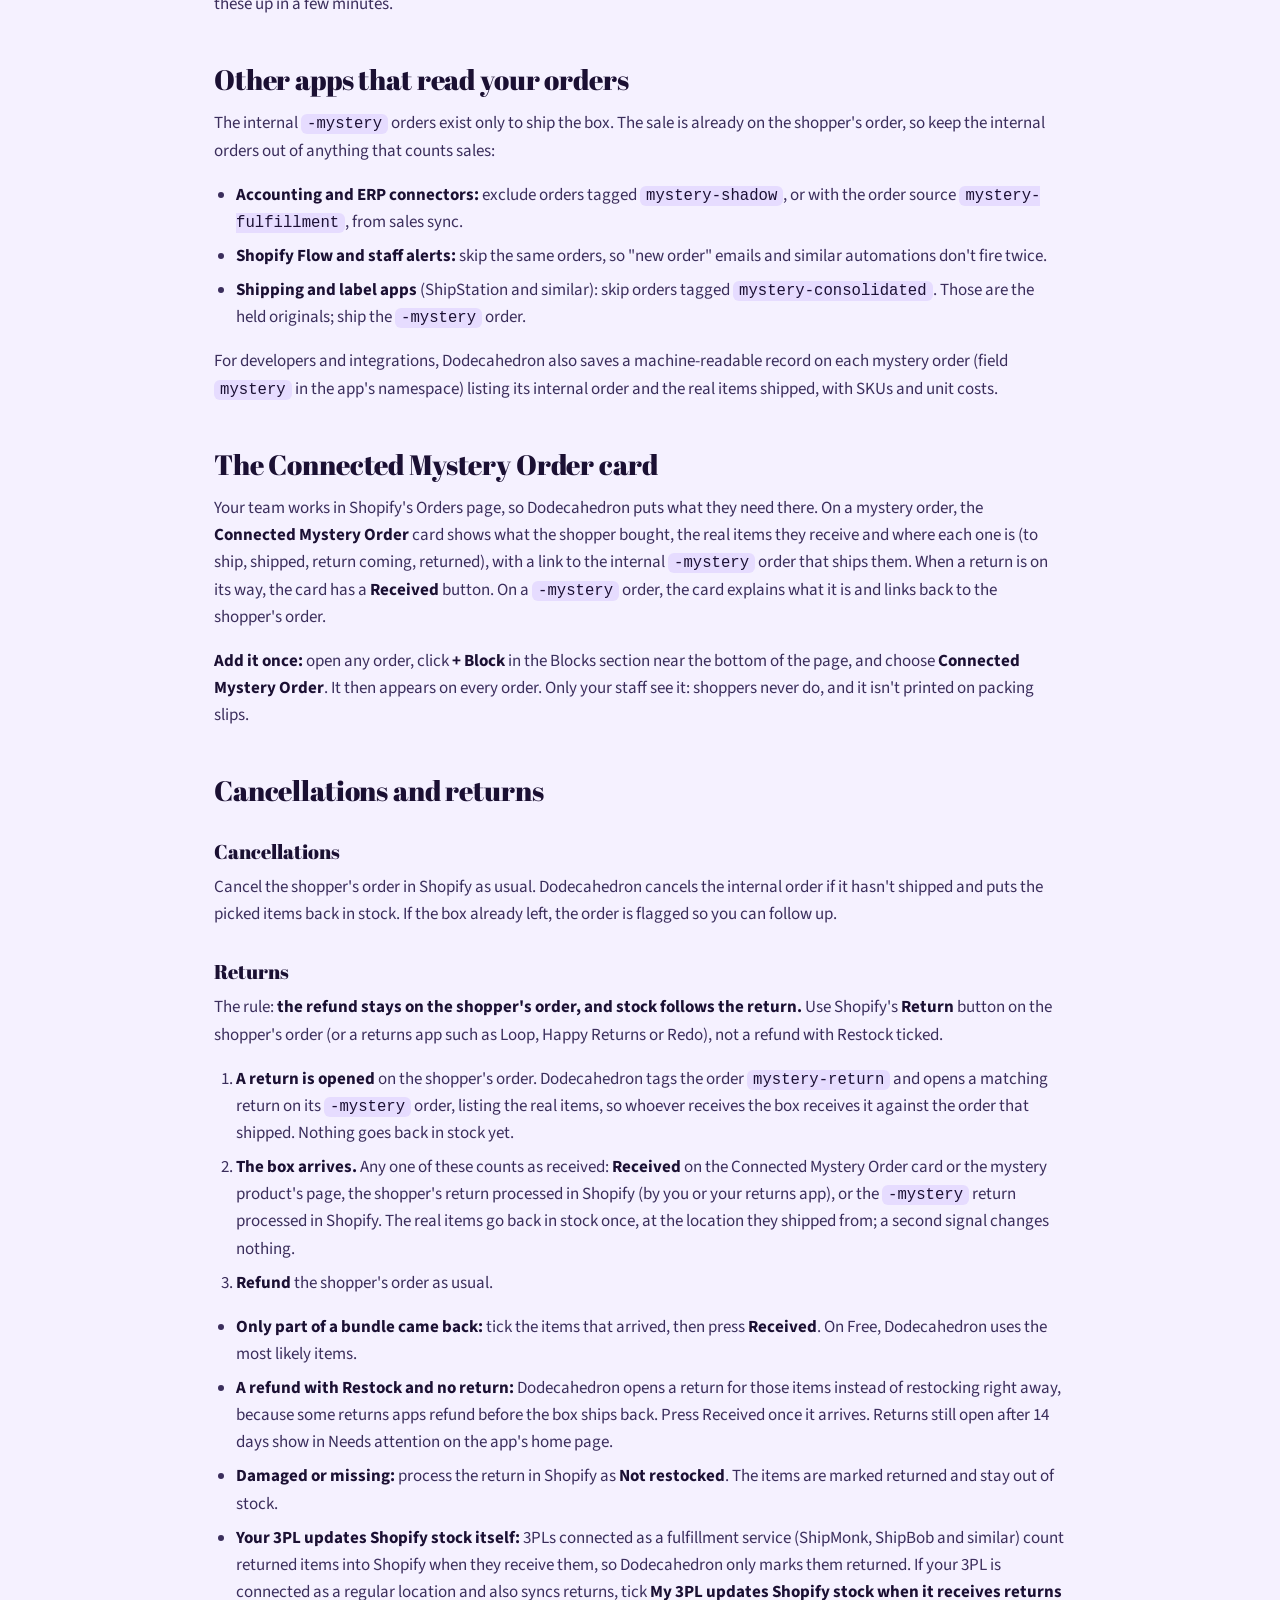
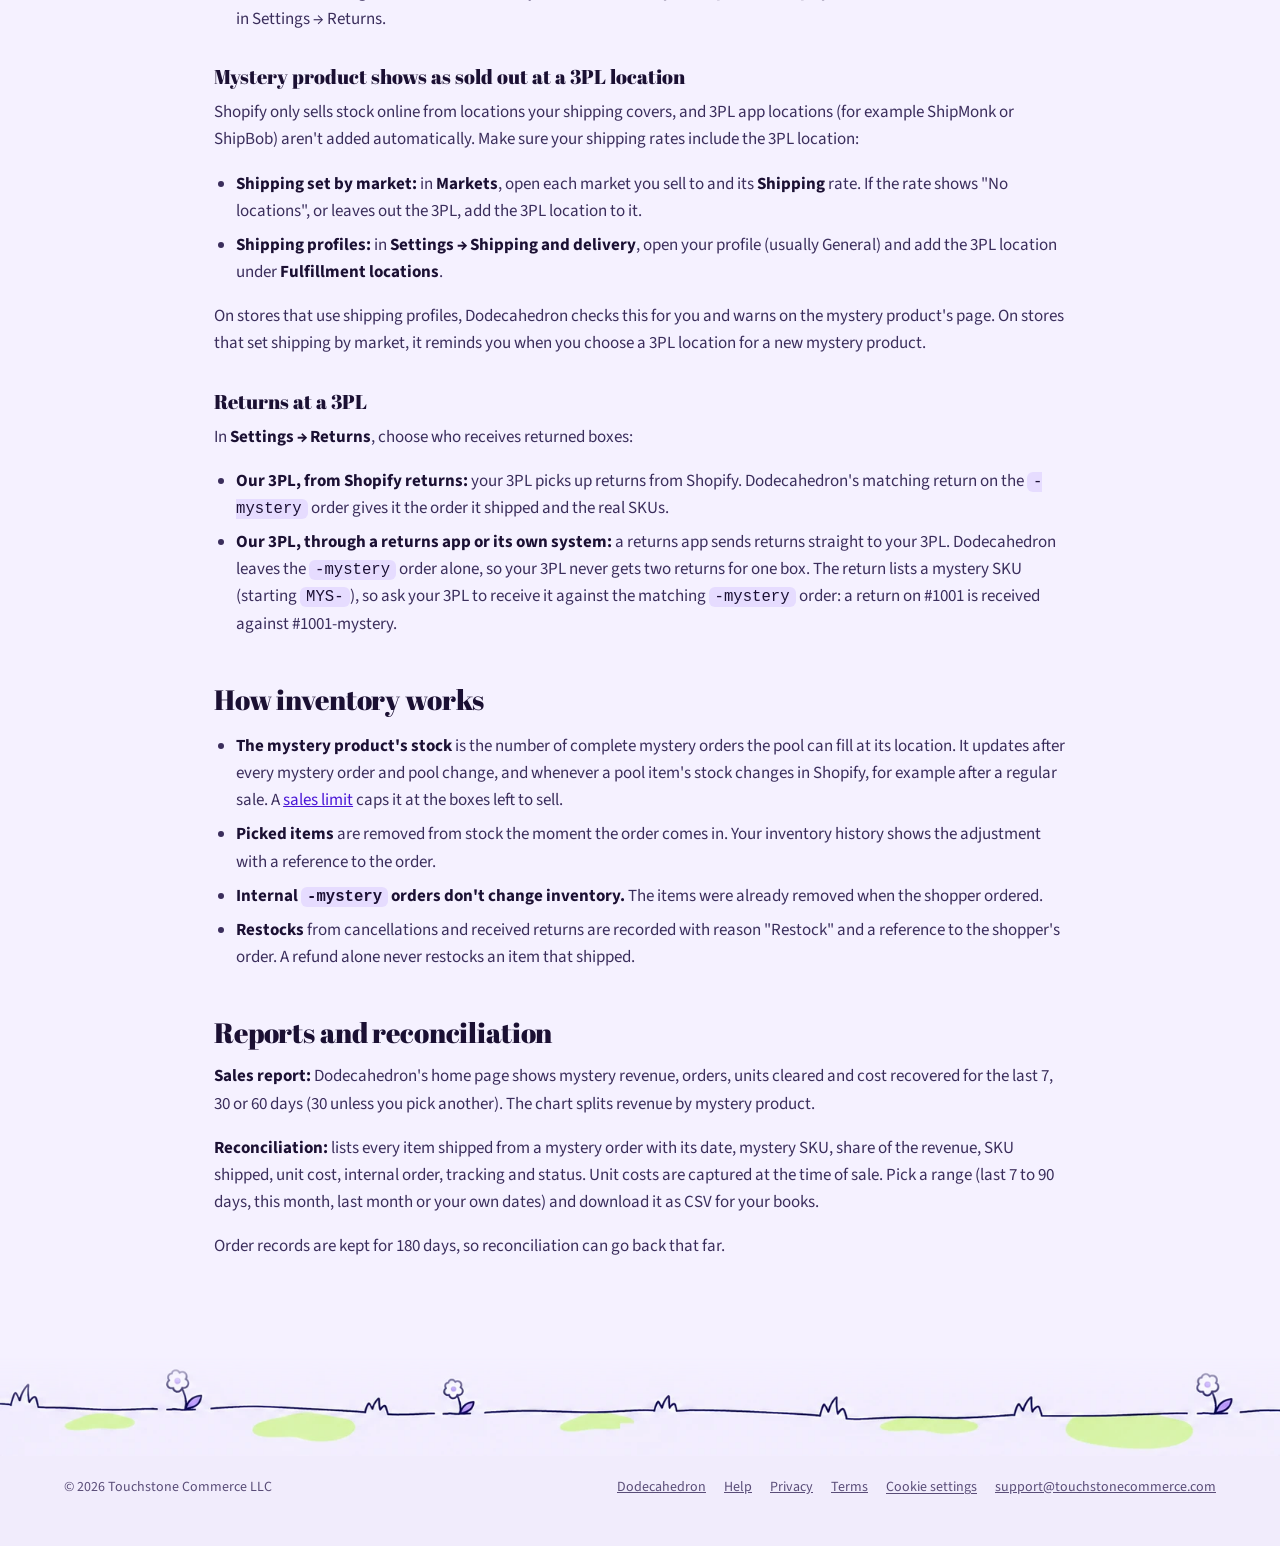
<file: dodecahedron/help/index.html>
<!doctype html>
<html lang="en">
<head>
  <meta charset="utf-8">
  <!-- Consent defaults (Google Consent Mode v2), before Tag Manager. Banner and choices: /assets/consent.js -->
  <script>window.dataLayer=window.dataLayer||[];function gtag(){dataLayer.push(arguments);}
  gtag("consent","default",{ad_storage:"denied",ad_user_data:"denied",ad_personalization:"denied",analytics_storage:"denied",region:["AT","BE","BG","HR","CY","CZ","DK","EE","FI","FR","DE","GR","HU","IE","IT","LV","LT","LU","MT","NL","PL","PT","RO","SK","SI","ES","SE","IS","LI","NO","GB","CH"],wait_for_update:500});
  gtag("consent","default",{ad_storage:"denied",ad_user_data:"denied",ad_personalization:"denied",analytics_storage:navigator.globalPrivacyControl?"denied":"granted"});
  try{var tcc=localStorage.getItem("tc-consent");if(tcc)gtag("consent","update",{analytics_storage:tcc});}catch(e){}</script>
  <script src="/assets/consent.js?v=20ad9bc9" defer></script>
  <!-- Google Tag Manager -->
  <script>(function(w,d,s,l,i){w[l]=w[l]||[];w[l].push({"gtm.start":new Date().getTime(),event:"gtm.js"});var f=d.getElementsByTagName(s)[0],j=d.createElement(s),dl=l!="dataLayer"?"&l="+l:"";j.async=true;j.src="https://www.googletagmanager.com/gtm.js?id="+i+dl;f.parentNode.insertBefore(j,f);})(window,document,"script","dataLayer","GTM-NS47CZZ3");</script>
  <!-- End Google Tag Manager -->
  <meta name="viewport" content="width=device-width, initial-scale=1">
  <title>Dodecahedron Help · Touchstone Commerce</title>
  <meta name="description" content="Set up Dodecahedron: fulfillment, 3PL rules, the order page card, returns, inventory and reporting.">
  <link rel="canonical" href="https://touchstonecommerce.com/dodecahedron/help/">
  <link rel="icon" href="/assets/favicon.ico?v=2" sizes="32x32">
  <link rel="icon" href="/assets/favicon.svg?v=2" type="image/svg+xml">
  <link rel="apple-touch-icon" href="/assets/apple-touch-icon.png">
  <link rel="manifest" href="/assets/site.webmanifest">
  <meta property="og:type" content="website">
  <meta property="og:url" content="https://touchstonecommerce.com/dodecahedron/help/">
  <meta property="og:title" content="Dodecahedron Help · Touchstone Commerce">
  <meta property="og:description" content="Set up Dodecahedron: fulfillment, 3PL rules, the order page card, returns, inventory and reporting.">
  <meta property="og:image" content="https://touchstonecommerce.com/assets/og-image.png?v=2">
  <meta property="og:image:width" content="1200">
  <meta property="og:image:height" content="630">
  <meta property="og:image:alt" content="Dodecahedron: Turn dead stock into delight.">
  <meta name="twitter:card" content="summary_large_image">
  <link rel="preconnect" href="https://fonts.googleapis.com">
  <link rel="preconnect" href="https://fonts.gstatic.com" crossorigin>
  <link href="https://fonts.googleapis.com/css2?family=Abril+Fatface&family=Source+Sans+3:wght@400;500;600;700&display=swap" rel="stylesheet">
  <link rel="stylesheet" href="/assets/style.css?v=8288f06d">
  <script src="/assets/dodeca.js?v=b319b63f" defer></script>
</head>
<body class="dodeca">
  <!-- Google Tag Manager (noscript) -->
  <noscript><iframe src="https://www.googletagmanager.com/ns.html?id=GTM-NS47CZZ3" height="0" width="0" style="display:none;visibility:hidden"></iframe></noscript>
  <!-- End Google Tag Manager (noscript) -->
  <div class="dd-bg" aria-hidden="true"></div>
  <header class="site-header">
    <div class="wrap">
      <a class="dd-logo" href="/dodecahedron/" aria-label="Dodecahedron home">
        <img src="/assets/dodecahedron-mark.svg" width="44" height="44" alt="">
        <span class="dd-display">Dodecahedron</span>
      </a>
      <button class="dd-menu-toggle" type="button" popovertarget="site-menu" aria-label="Menu"><img src="/assets/menu-burger.webp" width="50" height="48" alt=""></button>
      <nav class="site-nav" id="site-menu" popover aria-label="Main">
        <a href="/dodecahedron/#how">How it works</a>
        <a href="/dodecahedron/pricing/">Pricing</a>
        <a href="/dodecahedron/help/" aria-current="page">Help</a>
        <a class="dd-btn dd-btn-dark" href="https://apps.shopify.com/dodecahedron">Install on Shopify</a>
      </nav>
    </div>
  </header>

  <main class="wrap narrow doc">
    <span class="dd-eyebrow">
      <svg width="16" height="16" viewBox="0 0 24 24" fill="none" stroke="currentColor" stroke-width="2.2" stroke-linecap="round" stroke-linejoin="round" aria-hidden="true"><path d="M12 3l1.8 5.2L19 10l-5.2 1.8L12 17l-1.8-5.2L5 10l5.2-1.8z"/></svg>
      Dodecahedron help
    </span>
    <h1>Setup guide</h1>
    <p class="lede">Everything you need to run mystery products with Dodecahedron. Stuck? Email <a href="mailto:support@touchstonecommerce.com">support@touchstonecommerce.com</a>.</p>

    <nav class="toc" aria-label="On this page">
      <ul>
        <li><a href="#start">Getting started: your first mystery item</a></li>
        <li><a href="#bundles">Mystery bundles</a></li>
        <li><a href="#slots">Bundles slot by slot</a></li>
        <li><a href="#fulfillment">Choosing how you fulfill</a></li>
        <li><a href="#3pl">Setting up your 3PL</a></li>
        <li><a href="#other-apps">Other apps that read your orders</a></li>
        <li><a href="#order-card">The Connected Mystery Order card</a></li>
        <li><a href="#returns">Cancellations and returns</a></li>
        <li><a href="#inventory">How inventory works</a></li>
        <li><a href="#reports">Reports and reconciliation</a></li>
      </ul>
    </nav>

    <h2 id="start">Getting started: your first mystery item</h2>
    <p>A mystery item sells one surprise item from a pool of your products. It's available on every plan, including Free.</p>
    <ol>
      <li><a href="https://apps.shopify.com/dodecahedron">Install Dodecahedron</a> from the Shopify App Store and choose a plan on Shopify's plan page. Then answer one question: who packs your orders? Your team, a 3PL, or just you.</li>
      <li>Go to <strong>Mystery products → New mystery product</strong>. Under <strong>What does each order ship?</strong> choose <strong>Mystery item</strong>, and give it a title and price.</li>
      <li>Build its pool: tick products in the list, narrowing it by collection, tag or search. To let shoppers pick an option such as size, choose it as the <strong>Variant type</strong>.</li>
      <li>Choose the location it ships from. Each location shows how many boxes the pool can fill there; the pool's stock must be at that location, or the mystery product shows as sold out.</li>
      <li>Click <strong>Simulate</strong> under Picking to see what a customer could get, then <strong>Create as draft</strong>.</li>
      <li>Open any order in Shopify, click <strong>+ Block</strong> in the Blocks section and add <strong>Connected Mystery Order</strong>. You only do this once: from then on, every mystery order shows the real items right on its order page. See <a href="#order-card">The Connected Mystery Order card</a>.</li>
    </ol>
    <p>Dodecahedron creates the mystery product in your store as a draft, with a placeholder image and a SKU starting <code>MYS-</code>, and keeps its stock in step with the pool. Add your own images, description and tags, then publish it to your storefront like any other product.</p>
    <p>On Free, mystery products can fill up to 25 orders a month. Smart pools and pick methods are on Pro: see <a href="/dodecahedron/pricing/">pricing</a>.</p>

    <h2 id="bundles">Mystery bundles</h2>
    <p>A mystery bundle ships several surprise items for one purchase. Choose <strong>Mystery bundle</strong>, then how to fill each box:</p>
    <ul>
      <li><strong>From one pool:</strong> a set number of items from one pool, like 3 surprise pairs of socks. Set <strong>Items per box</strong> to 2 or more.</li>
      <li><strong>Slot by slot:</strong> one item from each slot you set up, like a hat, a shirt and socks. See <a href="#slots">Bundles slot by slot</a>.</li>
    </ul>
    <p>Bundles from one pool work like this:</p>
    <ul>
      <li><strong>Variety:</strong> each bundle uses different products and colours while stock allows, and repeats an item only when the pool runs short.</li>
      <li><strong>Always include:</strong> tick it on a product to put one in every bundle, in the shopper's choice, such as a branded tote in every box. At least one item always stays a surprise, and the bundle sells only while every always-included product has stock.</li>
      <li><strong>Boxes left:</strong> each bundle needs that many units from the pool, so the mystery product's stock is the number of complete bundles the pool can fill.</li>
      <li><strong>Smart pools:</strong> filter the pool list by a collection or a tag and tick <strong>Keep the pool in sync</strong>. Products added to it later join the pool automatically, and removed ones leave. An always-included product stays in the pool even if it leaves the collection or tag, and Dodecahedron flags it so you can keep it or remove it.</li>
      <li><strong>Returns:</strong> when only part of a bundle comes back, you tick which items arrived. See <a href="#returns">Cancellations and returns</a>.</li>
    </ul>
    <p>Bundles are on every plan, including Free. Smart pools are on Pro.</p>

    <h3 id="slots">Bundles slot by slot</h3>
    <p>A slot-by-slot bundle, or mystery look, fills each box from several slots, each with its own pool: say a hat, a shirt, shorts and socks. Every box gets one of each, and what's in each slot stays a surprise.</p>
    <ol>
      <li>Choose <strong>Mystery bundle</strong>, then <strong>Slot by slot</strong>.</li>
      <li>Under <strong>How many slots in each box?</strong> enter a number, up to 6. Name each slot, such as Hat. If a slot ships more than one item, such as 2 pairs of socks, set its <strong>Items per box</strong>.</li>
      <li>Under <strong>Questions</strong>, add what shoppers choose, such as Shirt size, and the option it reads on your products, such as Size. You can add up to 3. In each slot, <strong>Shoppers choose</strong> sets which question it follows. Leave it on none when any item will do, like a beanie in any size.</li>
      <li>Click <strong>Choose items</strong> on a slot to build its pool, then <strong>Done</strong>, then the next slot. One slot is open at a time.</li>
      <li><strong>What can sell</strong> lists every combination of answers and how many boxes can fill it. Then <strong>Create as draft</strong>.</li>
    </ol>
    <ul>
      <li><strong>Stock:</strong> a box sells only when every slot can fill it. If the shirt slot runs out of Large, Large shows as sold out, even while hats remain.</li>
      <li><strong>Choices:</strong> each combination of answers becomes a variant of the mystery product, up to 250. The questions are the product's options, so they can't change after you create it. New answers, such as a size you add to a pool, are added automatically.</li>
      <li><strong>Changing it later:</strong> on the mystery product's page, click <strong>Edit slots</strong> to change slots and pools.</li>
      <li><strong>Orders:</strong> the Connected Mystery Order card and the order's staff note show each item with its slot name. The internal shipping order lists the real items, like any other.</li>
      <li><strong>Plans:</strong> slot-by-slot bundles are on every plan. Smart pools for a slot are on Pro.</li>
    </ul>

    <h3 id="pick-methods">Pick methods (Pro)</h3>
    <p>Each mystery product has a <strong>Pick method</strong> that decides which pool item ships first. On Free, picks are random, weighted by stock: any item can come up, and items with more stock come up more often. On Pro you can rank the pool instead, and the top-ranked item ships until it runs out:</p>
    <ul>
      <li><strong>Slowest sellers first:</strong> the most weeks of supply (stock divided by weekly sales) ships first.</li>
      <li><strong>Longest unsold first:</strong> the item whose last sale was longest ago ships first.</li>
      <li><strong>Highest or lowest margin first:</strong> retail price minus unit cost. Items with no cost in Shopify go last.</li>
    </ul>
    <p>Sales come from up to the last 12 months of orders, not counting cancelled or internal <code>-mystery</code> orders, and update once a day. At install the app reads as much order history as Shopify allows it, and the history grows from there. Items with no sales in that time rank first for the sales methods, oldest product first. Bundles still mix products and colours first, and remaining ties are broken at random. Use <strong>Simulate</strong> on the mystery product to see the effect. If a store moves back to Free, its products keep their pick method and use it again after upgrading.</p>

    <h2 id="limited">Limited editions</h2>
    <p>To sell a mystery product as a limited run, set <strong>Maximum boxes to sell</strong> when you create it, or later under <strong>Edit details</strong>. Once that many boxes have sold, it shows as sold out, even if the pool could fill more. Leave it empty for no limit. Every plan includes it.</p>
    <ul>
      <li><strong>Boxes already sold count.</strong> Setting a limit of 50 on a product that has sold 20 leaves 30 to sell, and the page shows that before you save.</li>
      <li><strong>Cancelled orders free up their spot.</strong> A returned box still counts as sold.</li>
      <li><strong>Choices share the limit.</strong> When shoppers pick a size or colour, every choice shows the boxes left under the limit, so a rush across several sizes can sell a box or two past it before stock updates. The pool still fills those orders.</li>
      <li>The product page shows how many have sold, for example <strong>32 of 50 sold</strong>. To sell more, raise or remove the limit.</li>
    </ul>

    <h2 id="fulfillment">Choosing how you fulfill</h2>
    <p>Within seconds of checkout, Dodecahedron tags the shopper's order <code>mystery-consolidated</code> and puts it on hold. It then creates an internal order named like <code>#1001-mystery</code>, priced at $0, with every item in one box: the picked items plus anything else the shopper bought. Ship that order, and its tracking is copied back to the shopper's order, which notifies the shopper as usual. The shopper only ever sees the mystery product.</p>
    <h3>My team packs orders (most shops)</h3>
    <p>Your team ships the <code>-mystery</code> order. Its packing slip lists the real items, and your accounting and inventory apps see exactly what shipped.</p>
    <h3>A 3PL or warehouse</h3>
    <p>Your 3PL ships the <code>-mystery</code> order. It needs one import rule first: see <a href="#3pl">Setting up your 3PL</a>.</p>
    <h3>Just me (for very small shops)</h3>
    <p>No internal order. The shopper's order keeps only the mystery product, and you look up the item to pack in Dodecahedron. Choose this only if one person packs every order and you don't sync orders to accounting or inventory software: those apps would see a mystery product sold, but not which item shipped.</p>
    <p>When your team or a 3PL packs orders:</p>
    <ul>
      <li><strong>Unpaid orders wait.</strong> The internal order is created only once the order is paid.</li>
      <li><strong>Fraud checks are respected.</strong> Orders that Shopify flags for review wait for you to approve them. High-risk orders are never sent.</li>
      <li><strong>Address changes carry over</strong> to the internal order until it ships.</li>
      <li><strong>Split shipments</strong> are mirrored parcel by parcel, each with its own tracking.</li>
      <li><strong>Order numbers skip.</strong> Each internal order takes the next order number, so the next shopper's order skips one (for example #1001, then #1003). Shoppers don't see the internal orders.</li>
    </ul>
    <p class="muted">You can change who packs your orders at any time in Dodecahedron's Settings. Orders already placed ship the way they started.</p>

    <h2 id="3pl">Setting up your 3PL</h2>
    <p>Most 3PLs import every new Shopify order, so yours needs a few import rules before your first mystery order. Dodecahedron writes the request for you: choose your 3PL in Settings, press <strong>Copy note</strong>, and email it to your account manager. Once they confirm, tick <strong>has set this up</strong>. Until then your mystery products show as sold out, so nothing can ship twice. The note asks for:</p>
    <ol>
      <li><strong>Required:</strong> skip (don't import) orders tagged <code>mystery-consolidated</code>. Without this rule, your 3PL would receive both orders, and the shopper's other items would ship twice.</li>
      <li><strong>Recommended:</strong> blacklist SKUs starting with <code>MYS-</code>. Mystery products aren't physical stock, so this stops your 3PL from flagging them as unknown or out of stock.</li>
      <li><strong>International orders:</strong> set customs values for mystery shipments in your 3PL. The internal order is priced at $0, so customs forms built from it would declare nothing.</li>
    </ol>
    <p class="muted">Not sure how? Ask your 3PL account manager for an "order import exclusion by tag" and a "SKU blacklist". Most 3PLs set these up in a few minutes.</p>

    <h2 id="other-apps">Other apps that read your orders</h2>
    <p>The internal <code>-mystery</code> orders exist only to ship the box. The sale is already on the shopper's order, so keep the internal orders out of anything that counts sales:</p>
    <ul>
      <li><strong>Accounting and ERP connectors:</strong> exclude orders tagged <code>mystery-shadow</code>, or with the order source <code>mystery-fulfillment</code>, from sales sync.</li>
      <li><strong>Shopify Flow and staff alerts:</strong> skip the same orders, so "new order" emails and similar automations don't fire twice.</li>
      <li><strong>Shipping and label apps</strong> (ShipStation and similar): skip orders tagged <code>mystery-consolidated</code>. Those are the held originals; ship the <code>-mystery</code> order.</li>
    </ul>
    <p>For developers and integrations, Dodecahedron also saves a machine-readable record on each mystery order (field <code>mystery</code> in the app's namespace) listing its internal order and the real items shipped, with SKUs and unit costs.</p>

    <h2 id="order-card">The Connected Mystery Order card</h2>
    <p>Your team works in Shopify's Orders page, so Dodecahedron puts what they need there. On a mystery order, the <strong>Connected Mystery Order</strong> card shows what the shopper bought, the real items they receive and where each one is (to ship, shipped, return coming, returned), with a link to the internal <code>-mystery</code> order that ships them. When a return is on its way, the card has a <strong>Received</strong> button. On a <code>-mystery</code> order, the card explains what it is and links back to the shopper's order.</p>
    <p><strong>Add it once:</strong> open any order, click <strong>+ Block</strong> in the Blocks section near the bottom of the page, and choose <strong>Connected Mystery Order</strong>. It then appears on every order. Only your staff see it: shoppers never do, and it isn't printed on packing slips.</p>

    <h2 id="returns">Cancellations and returns</h2>
    <h3>Cancellations</h3>
    <p>Cancel the shopper's order in Shopify as usual. Dodecahedron cancels the internal order if it hasn't shipped and puts the picked items back in stock. If the box already left, the order is flagged so you can follow up.</p>
    <h3>Returns</h3>
    <p>The rule: <strong>the refund stays on the shopper's order, and stock follows the return.</strong> Use Shopify's <strong>Return</strong> button on the shopper's order (or a returns app such as Loop, Happy Returns or Redo), not a refund with Restock ticked.</p>
    <ol>
      <li><strong>A return is opened</strong> on the shopper's order. Dodecahedron tags the order <code>mystery-return</code> and opens a matching return on its <code>-mystery</code> order, listing the real items, so whoever receives the box receives it against the order that shipped. Nothing goes back in stock yet.</li>
      <li><strong>The box arrives.</strong> Any one of these counts as received: <strong>Received</strong> on the Connected Mystery Order card or the mystery product's page, the shopper's return processed in Shopify (by you or your returns app), or the <code>-mystery</code> return processed in Shopify. The real items go back in stock once, at the location they shipped from; a second signal changes nothing.</li>
      <li><strong>Refund</strong> the shopper's order as usual.</li>
    </ol>
    <ul>
      <li><strong>Only part of a bundle came back:</strong> tick the items that arrived, then press <strong>Received</strong>. On Free, Dodecahedron uses the most likely items.</li>
      <li><strong>A refund with Restock and no return:</strong> Dodecahedron opens a return for those items instead of restocking right away, because some returns apps refund before the box ships back. Press Received once it arrives. Returns still open after 14 days show in Needs attention on the app's home page.</li>
      <li><strong>Damaged or missing:</strong> process the return in Shopify as <strong>Not restocked</strong>. The items are marked returned and stay out of stock.</li>
      <li><strong>Your 3PL updates Shopify stock itself:</strong> 3PLs connected as a fulfillment service (ShipMonk, ShipBob and similar) count returned items into Shopify when they receive them, so Dodecahedron only marks them returned. If your 3PL is connected as a regular location and also syncs returns, tick <strong>My 3PL updates Shopify stock when it receives returns</strong> in Settings → Returns.</li>
    </ul>
    <h3>Mystery product shows as sold out at a 3PL location</h3>
    <p>Shopify only sells stock online from locations your shipping covers, and 3PL app locations (for example ShipMonk or ShipBob) aren't added automatically. Make sure your shipping rates include the 3PL location:</p>
    <ul>
      <li><strong>Shipping set by market:</strong> in <strong>Markets</strong>, open each market you sell to and its <strong>Shipping</strong> rate. If the rate shows "No locations", or leaves out the 3PL, add the 3PL location to it.</li>
      <li><strong>Shipping profiles:</strong> in <strong>Settings → Shipping and delivery</strong>, open your profile (usually General) and add the 3PL location under <strong>Fulfillment locations</strong>.</li>
    </ul>
    <p>On stores that use shipping profiles, Dodecahedron checks this for you and warns on the mystery product's page. On stores that set shipping by market, it reminds you when you choose a 3PL location for a new mystery product.</p>
    <h3>Returns at a 3PL</h3>
    <p>In <strong>Settings → Returns</strong>, choose who receives returned boxes:</p>
    <ul>
      <li><strong>Our 3PL, from Shopify returns:</strong> your 3PL picks up returns from Shopify. Dodecahedron's matching return on the <code>-mystery</code> order gives it the order it shipped and the real SKUs.</li>
      <li><strong>Our 3PL, through a returns app or its own system:</strong> a returns app sends returns straight to your 3PL. Dodecahedron leaves the <code>-mystery</code> order alone, so your 3PL never gets two returns for one box. The return lists a mystery SKU (starting <code>MYS-</code>), so ask your 3PL to receive it against the matching <code>-mystery</code> order: a return on #1001 is received against #1001-mystery.</li>
    </ul>

    <h2 id="inventory">How inventory works</h2>
    <ul>
      <li><strong>The mystery product's stock</strong> is the number of complete mystery orders the pool can fill at its location. It updates after every mystery order and pool change, and whenever a pool item's stock changes in Shopify, for example after a regular sale. A <a href="#limited">sales limit</a> caps it at the boxes left to sell.</li>
      <li><strong>Picked items</strong> are removed from stock the moment the order comes in. Your inventory history shows the adjustment with a reference to the order.</li>
      <li><strong>Internal <code>-mystery</code> orders don't change inventory.</strong> The items were already removed when the shopper ordered.</li>
      <li><strong>Restocks</strong> from cancellations and received returns are recorded with reason "Restock" and a reference to the shopper's order. A refund alone never restocks an item that shipped.</li>
    </ul>

    <h2 id="reports">Reports and reconciliation</h2>
    <p><strong>Sales report:</strong> Dodecahedron's home page shows mystery revenue, orders, units cleared and cost recovered for the last 7, 30 or 60 days (30 unless you pick another). The chart splits revenue by mystery product.</p>
    <p><strong>Reconciliation:</strong> lists every item shipped from a mystery order with its date, mystery SKU, share of the revenue, SKU shipped, unit cost, internal order, tracking and status. Unit costs are captured at the time of sale. Pick a range (last 7 to 90 days, this month, last month or your own dates) and download it as CSV for your books.</p>
    <p class="muted">Order records are kept for 180 days, so reconciliation can go back that far.</p>
  </main>

  <footer class="site-footer">
    <div class="wrap">
      <span>© 2026 Touchstone Commerce LLC</span>
      <nav aria-label="Footer">
        <a href="/dodecahedron/">Dodecahedron</a>
        <a href="/dodecahedron/help/">Help</a>
        <a href="/privacy/">Privacy</a>
        <a href="/terms/">Terms</a>
        <button type="button" class="link-button" data-consent-open>Cookie settings</button>
        <a href="mailto:support@touchstonecommerce.com">support@touchstonecommerce.com</a>
      </nav>
    </div>
  </footer>
</body>
</html>
</file>
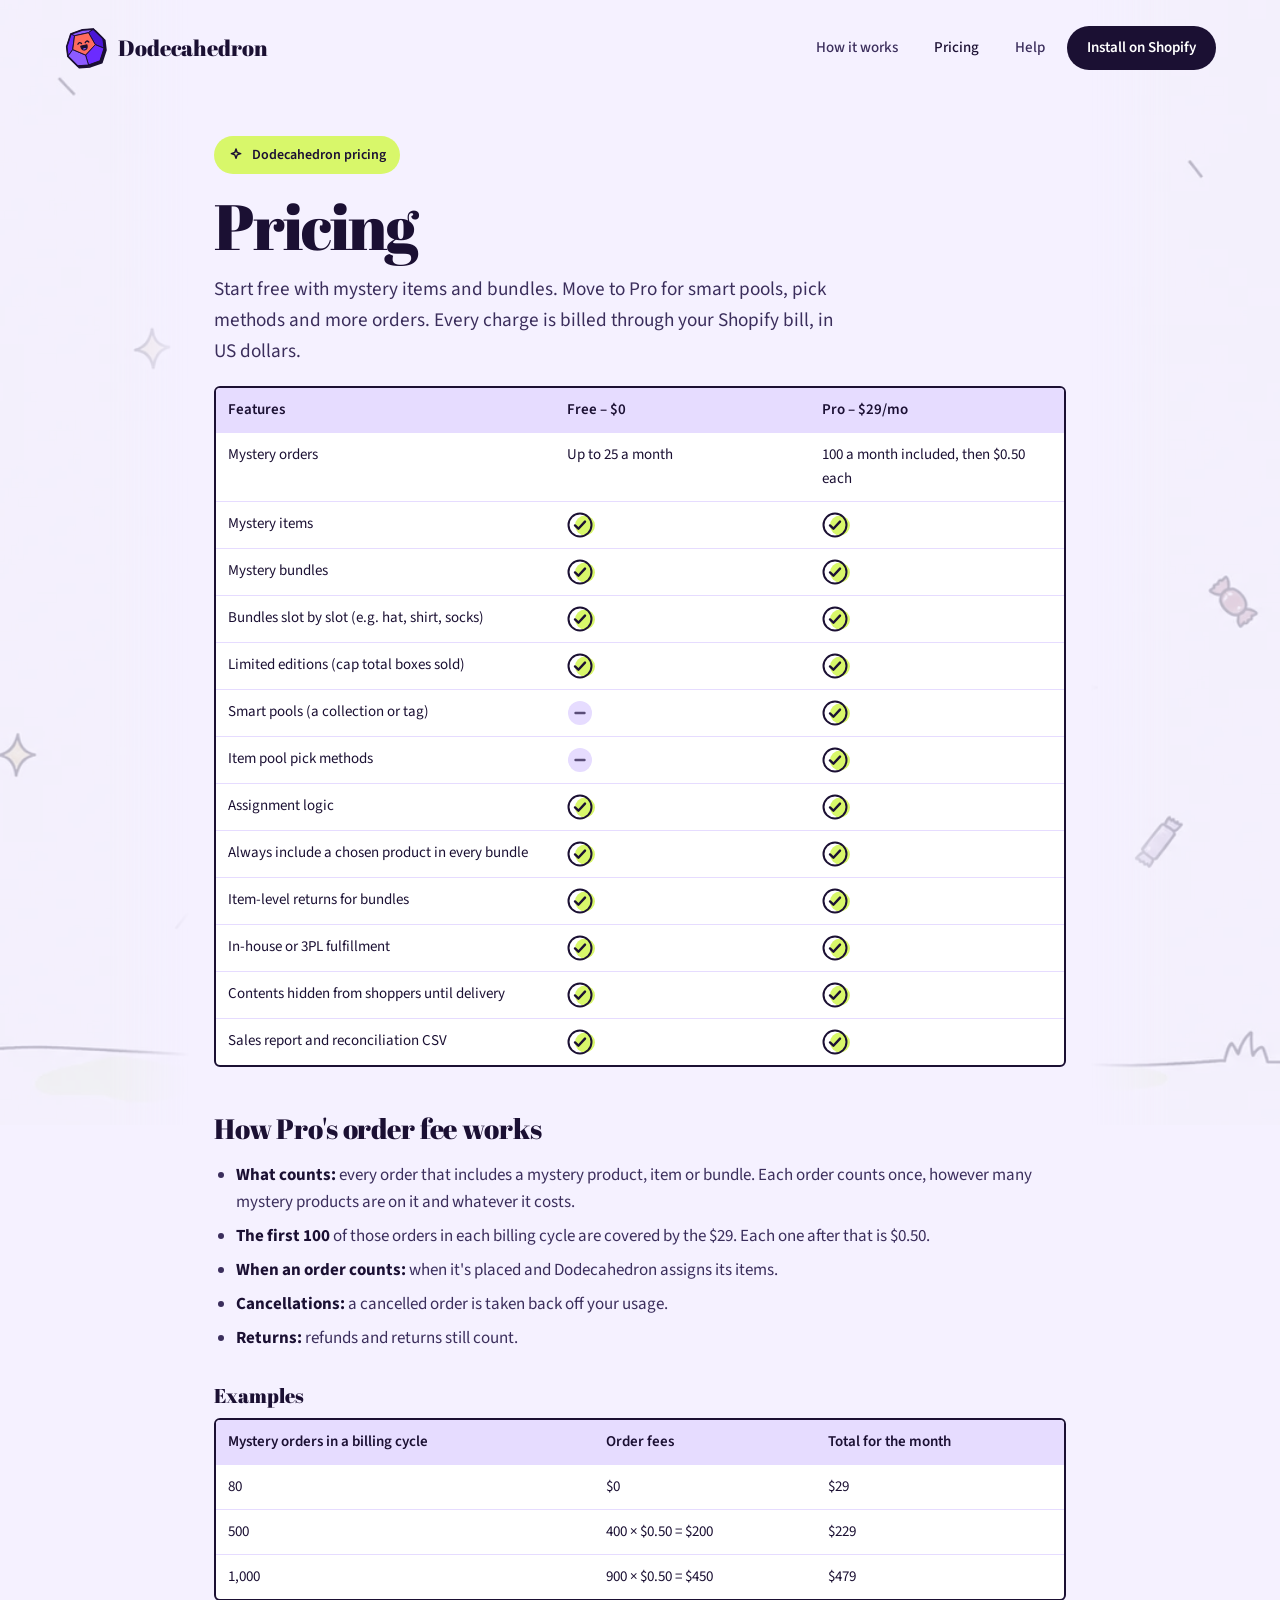
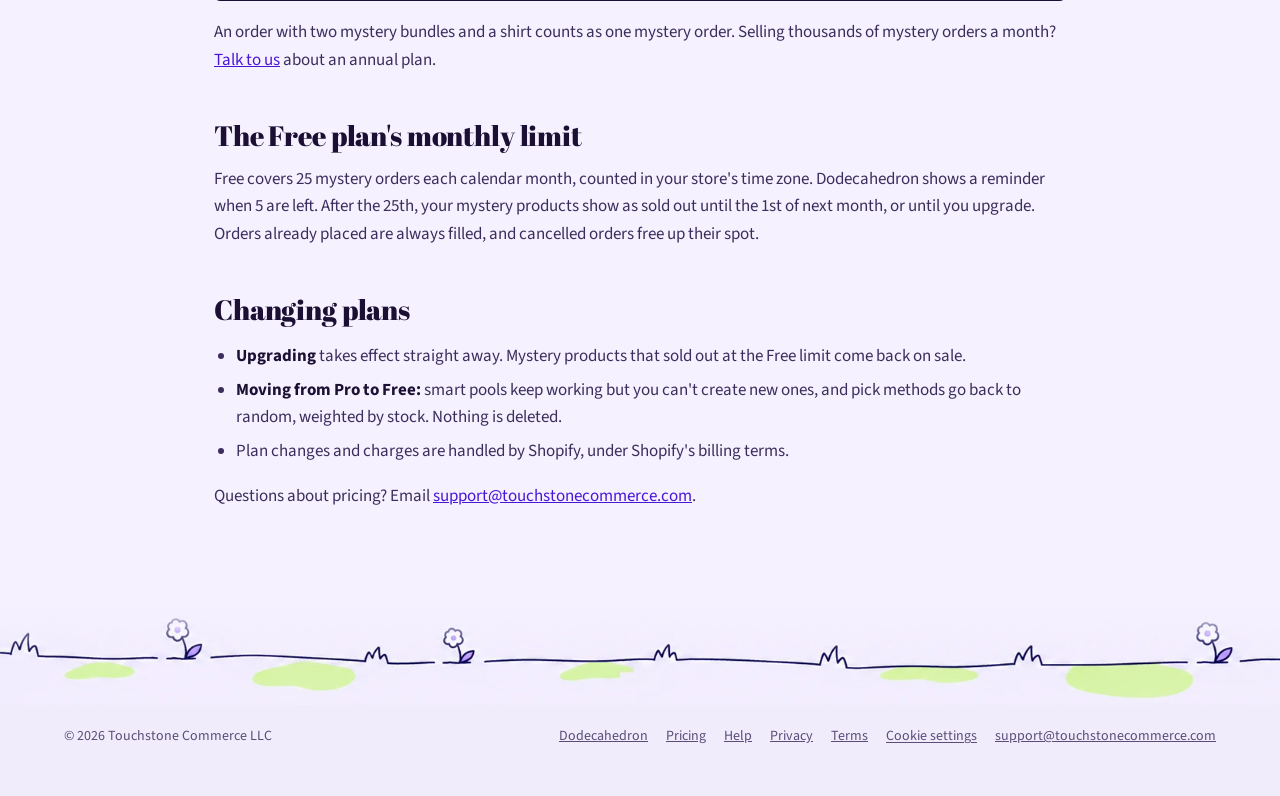
<file: dodecahedron/pricing/index.html>
<!doctype html>
<html lang="en">
<head>
  <meta charset="utf-8">
  <!-- Consent defaults (Google Consent Mode v2), before Tag Manager. Banner and choices: /assets/consent.js -->
  <script>window.dataLayer=window.dataLayer||[];function gtag(){dataLayer.push(arguments);}
  gtag("consent","default",{ad_storage:"denied",ad_user_data:"denied",ad_personalization:"denied",analytics_storage:"denied",region:["AT","BE","BG","HR","CY","CZ","DK","EE","FI","FR","DE","GR","HU","IE","IT","LV","LT","LU","MT","NL","PL","PT","RO","SK","SI","ES","SE","IS","LI","NO","GB","CH"],wait_for_update:500});
  gtag("consent","default",{ad_storage:"denied",ad_user_data:"denied",ad_personalization:"denied",analytics_storage:navigator.globalPrivacyControl?"denied":"granted"});
  try{var tcc=localStorage.getItem("tc-consent");if(tcc)gtag("consent","update",{analytics_storage:tcc});}catch(e){}</script>
  <script src="/assets/consent.js?v=20ad9bc9" defer></script>
  <!-- Google Tag Manager -->
  <script>(function(w,d,s,l,i){w[l]=w[l]||[];w[l].push({"gtm.start":new Date().getTime(),event:"gtm.js"});var f=d.getElementsByTagName(s)[0],j=d.createElement(s),dl=l!="dataLayer"?"&l="+l:"";j.async=true;j.src="https://www.googletagmanager.com/gtm.js?id="+i+dl;f.parentNode.insertBefore(j,f);})(window,document,"script","dataLayer","GTM-NS47CZZ3");</script>
  <!-- End Google Tag Manager -->
  <meta name="viewport" content="width=device-width, initial-scale=1">
  <title>Dodecahedron Pricing · Touchstone Commerce</title>
  <meta name="description" content="Dodecahedron pricing: a Free plan with 25 mystery orders a month, and Pro at $29 a month with 100 mystery orders included, then $0.50 per order.">
  <link rel="canonical" href="https://touchstonecommerce.com/dodecahedron/pricing/">
  <link rel="icon" href="/assets/favicon.ico?v=2" sizes="32x32">
  <link rel="icon" href="/assets/favicon.svg?v=2" type="image/svg+xml">
  <link rel="apple-touch-icon" href="/assets/apple-touch-icon.png">
  <link rel="manifest" href="/assets/site.webmanifest">
  <meta property="og:type" content="website">
  <meta property="og:url" content="https://touchstonecommerce.com/dodecahedron/pricing/">
  <meta property="og:title" content="Dodecahedron Pricing · Touchstone Commerce">
  <meta property="og:description" content="Dodecahedron pricing: a Free plan with 25 mystery orders a month, and Pro at $29 a month with 100 mystery orders included, then $0.50 per order.">
  <meta property="og:image" content="https://touchstonecommerce.com/assets/og-image.png?v=2">
  <meta property="og:image:width" content="1200">
  <meta property="og:image:height" content="630">
  <meta property="og:image:alt" content="Dodecahedron: Turn dead stock into delight.">
  <meta name="twitter:card" content="summary_large_image">
  <link rel="preconnect" href="https://fonts.googleapis.com">
  <link rel="preconnect" href="https://fonts.gstatic.com" crossorigin>
  <link href="https://fonts.googleapis.com/css2?family=Abril+Fatface&family=Source+Sans+3:wght@400;500;600;700&display=swap" rel="stylesheet">
  <link rel="stylesheet" href="/assets/style.css?v=8288f06d">
  <script src="/assets/dodeca.js?v=b319b63f" defer></script>
</head>
<body class="dodeca">
  <!-- Google Tag Manager (noscript) -->
  <noscript><iframe src="https://www.googletagmanager.com/ns.html?id=GTM-NS47CZZ3" height="0" width="0" style="display:none;visibility:hidden"></iframe></noscript>
  <!-- End Google Tag Manager (noscript) -->
  <div class="dd-bg" aria-hidden="true"></div>
  <header class="site-header">
    <div class="wrap">
      <a class="dd-logo" href="/dodecahedron/" aria-label="Dodecahedron home">
        <img src="/assets/dodecahedron-mark.svg" width="44" height="44" alt="">
        <span class="dd-display">Dodecahedron</span>
      </a>
      <button class="dd-menu-toggle" type="button" popovertarget="site-menu" aria-label="Menu"><img src="/assets/menu-burger.webp" width="50" height="48" alt=""></button>
      <nav class="site-nav" id="site-menu" popover aria-label="Main">
        <a href="/dodecahedron/#how">How it works</a>
        <a href="/dodecahedron/pricing/" aria-current="page">Pricing</a>
        <a href="/dodecahedron/help/">Help</a>
        <a class="dd-btn dd-btn-dark" href="https://apps.shopify.com/dodecahedron">Install on Shopify</a>
      </nav>
    </div>
  </header>

  <main class="wrap narrow doc">
    <span class="dd-eyebrow">
      <svg width="16" height="16" viewBox="0 0 24 24" fill="none" stroke="currentColor" stroke-width="2.2" stroke-linecap="round" stroke-linejoin="round" aria-hidden="true"><path d="M12 3l1.8 5.2L19 10l-5.2 1.8L12 17l-1.8-5.2L5 10l5.2-1.8z"/></svg>
      Dodecahedron pricing
    </span>
    <h1>Pricing</h1>
    <p class="lede">Start free with mystery items and bundles. Move to Pro for smart pools, pick methods and more orders. Every charge is billed through your Shopify bill, in US dollars.</p>

    <table class="dd-plans">
      <colgroup><col style="width: 40%"><col style="width: 30%"><col style="width: 30%"></colgroup>
      <thead>
        <tr><th>Features</th><th>Free – $0</th><th>Pro – $29/mo</th></tr>
      </thead>
      <tbody>
        <tr><td>Mystery orders</td><td>Up to 25 a month</td><td>100 a month included, then $0.50 each</td></tr>
        <tr><td>Mystery items</td><td><span class="dd-mark"><svg width="30" height="26" viewBox="0 0 30 26" aria-hidden="true"><circle cx="18" cy="13.5" r="10" style="fill: var(--lime)"/><circle cx="13" cy="13" r="11.5" fill="none" style="stroke: var(--ink)" stroke-width="2"/><path d="M8 13.4l3.4 3.3L18 9.6" fill="none" style="stroke: var(--ink)" stroke-width="2.4" stroke-linecap="round" stroke-linejoin="round"/></svg><span class="dd-sr">Yes</span></span></td><td><span class="dd-mark"><svg width="30" height="26" viewBox="0 0 30 26" aria-hidden="true"><circle cx="18" cy="13.5" r="10" style="fill: var(--lime)"/><circle cx="13" cy="13" r="11.5" fill="none" style="stroke: var(--ink)" stroke-width="2"/><path d="M8 13.4l3.4 3.3L18 9.6" fill="none" style="stroke: var(--ink)" stroke-width="2.4" stroke-linecap="round" stroke-linejoin="round"/></svg><span class="dd-sr">Yes</span></span></td></tr>
        <tr><td>Mystery bundles</td><td><span class="dd-mark"><svg width="30" height="26" viewBox="0 0 30 26" aria-hidden="true"><circle cx="18" cy="13.5" r="10" style="fill: var(--lime)"/><circle cx="13" cy="13" r="11.5" fill="none" style="stroke: var(--ink)" stroke-width="2"/><path d="M8 13.4l3.4 3.3L18 9.6" fill="none" style="stroke: var(--ink)" stroke-width="2.4" stroke-linecap="round" stroke-linejoin="round"/></svg><span class="dd-sr">Yes</span></span></td><td><span class="dd-mark"><svg width="30" height="26" viewBox="0 0 30 26" aria-hidden="true"><circle cx="18" cy="13.5" r="10" style="fill: var(--lime)"/><circle cx="13" cy="13" r="11.5" fill="none" style="stroke: var(--ink)" stroke-width="2"/><path d="M8 13.4l3.4 3.3L18 9.6" fill="none" style="stroke: var(--ink)" stroke-width="2.4" stroke-linecap="round" stroke-linejoin="round"/></svg><span class="dd-sr">Yes</span></span></td></tr>
        <tr><td>Bundles slot by slot (e.g. hat, shirt, socks)</td><td><span class="dd-mark"><svg width="30" height="26" viewBox="0 0 30 26" aria-hidden="true"><circle cx="18" cy="13.5" r="10" style="fill: var(--lime)"/><circle cx="13" cy="13" r="11.5" fill="none" style="stroke: var(--ink)" stroke-width="2"/><path d="M8 13.4l3.4 3.3L18 9.6" fill="none" style="stroke: var(--ink)" stroke-width="2.4" stroke-linecap="round" stroke-linejoin="round"/></svg><span class="dd-sr">Yes</span></span></td><td><span class="dd-mark"><svg width="30" height="26" viewBox="0 0 30 26" aria-hidden="true"><circle cx="18" cy="13.5" r="10" style="fill: var(--lime)"/><circle cx="13" cy="13" r="11.5" fill="none" style="stroke: var(--ink)" stroke-width="2"/><path d="M8 13.4l3.4 3.3L18 9.6" fill="none" style="stroke: var(--ink)" stroke-width="2.4" stroke-linecap="round" stroke-linejoin="round"/></svg><span class="dd-sr">Yes</span></span></td></tr>
        <tr><td>Limited editions (cap total boxes sold)</td><td><span class="dd-mark"><svg width="30" height="26" viewBox="0 0 30 26" aria-hidden="true"><circle cx="18" cy="13.5" r="10" style="fill: var(--lime)"/><circle cx="13" cy="13" r="11.5" fill="none" style="stroke: var(--ink)" stroke-width="2"/><path d="M8 13.4l3.4 3.3L18 9.6" fill="none" style="stroke: var(--ink)" stroke-width="2.4" stroke-linecap="round" stroke-linejoin="round"/></svg><span class="dd-sr">Yes</span></span></td><td><span class="dd-mark"><svg width="30" height="26" viewBox="0 0 30 26" aria-hidden="true"><circle cx="18" cy="13.5" r="10" style="fill: var(--lime)"/><circle cx="13" cy="13" r="11.5" fill="none" style="stroke: var(--ink)" stroke-width="2"/><path d="M8 13.4l3.4 3.3L18 9.6" fill="none" style="stroke: var(--ink)" stroke-width="2.4" stroke-linecap="round" stroke-linejoin="round"/></svg><span class="dd-sr">Yes</span></span></td></tr>
        <tr><td>Smart pools (a collection or tag)</td><td><span class="dd-mark"><svg width="26" height="26" viewBox="0 0 26 26" aria-hidden="true"><circle cx="13" cy="13" r="12" style="fill: var(--lavender)"/><path d="M8.5 13h9" fill="none" style="stroke: var(--text-muted)" stroke-width="2.4" stroke-linecap="round"/></svg><span class="dd-sr">No</span></span></td><td><span class="dd-mark"><svg width="30" height="26" viewBox="0 0 30 26" aria-hidden="true"><circle cx="18" cy="13.5" r="10" style="fill: var(--lime)"/><circle cx="13" cy="13" r="11.5" fill="none" style="stroke: var(--ink)" stroke-width="2"/><path d="M8 13.4l3.4 3.3L18 9.6" fill="none" style="stroke: var(--ink)" stroke-width="2.4" stroke-linecap="round" stroke-linejoin="round"/></svg><span class="dd-sr">Yes</span></span></td></tr>
        <tr><td>Item pool pick methods</td><td><span class="dd-mark"><svg width="26" height="26" viewBox="0 0 26 26" aria-hidden="true"><circle cx="13" cy="13" r="12" style="fill: var(--lavender)"/><path d="M8.5 13h9" fill="none" style="stroke: var(--text-muted)" stroke-width="2.4" stroke-linecap="round"/></svg><span class="dd-sr">No</span></span></td><td><span class="dd-mark"><svg width="30" height="26" viewBox="0 0 30 26" aria-hidden="true"><circle cx="18" cy="13.5" r="10" style="fill: var(--lime)"/><circle cx="13" cy="13" r="11.5" fill="none" style="stroke: var(--ink)" stroke-width="2"/><path d="M8 13.4l3.4 3.3L18 9.6" fill="none" style="stroke: var(--ink)" stroke-width="2.4" stroke-linecap="round" stroke-linejoin="round"/></svg><span class="dd-sr">Yes</span></span></td></tr>
        <tr><td>Assignment logic</td><td><span class="dd-mark"><svg width="30" height="26" viewBox="0 0 30 26" aria-hidden="true"><circle cx="18" cy="13.5" r="10" style="fill: var(--lime)"/><circle cx="13" cy="13" r="11.5" fill="none" style="stroke: var(--ink)" stroke-width="2"/><path d="M8 13.4l3.4 3.3L18 9.6" fill="none" style="stroke: var(--ink)" stroke-width="2.4" stroke-linecap="round" stroke-linejoin="round"/></svg><span class="dd-sr">Yes</span></span></td><td><span class="dd-mark"><svg width="30" height="26" viewBox="0 0 30 26" aria-hidden="true"><circle cx="18" cy="13.5" r="10" style="fill: var(--lime)"/><circle cx="13" cy="13" r="11.5" fill="none" style="stroke: var(--ink)" stroke-width="2"/><path d="M8 13.4l3.4 3.3L18 9.6" fill="none" style="stroke: var(--ink)" stroke-width="2.4" stroke-linecap="round" stroke-linejoin="round"/></svg><span class="dd-sr">Yes</span></span></td></tr>
        <tr><td>Always include a chosen product in every bundle</td><td><span class="dd-mark"><svg width="30" height="26" viewBox="0 0 30 26" aria-hidden="true"><circle cx="18" cy="13.5" r="10" style="fill: var(--lime)"/><circle cx="13" cy="13" r="11.5" fill="none" style="stroke: var(--ink)" stroke-width="2"/><path d="M8 13.4l3.4 3.3L18 9.6" fill="none" style="stroke: var(--ink)" stroke-width="2.4" stroke-linecap="round" stroke-linejoin="round"/></svg><span class="dd-sr">Yes</span></span></td><td><span class="dd-mark"><svg width="30" height="26" viewBox="0 0 30 26" aria-hidden="true"><circle cx="18" cy="13.5" r="10" style="fill: var(--lime)"/><circle cx="13" cy="13" r="11.5" fill="none" style="stroke: var(--ink)" stroke-width="2"/><path d="M8 13.4l3.4 3.3L18 9.6" fill="none" style="stroke: var(--ink)" stroke-width="2.4" stroke-linecap="round" stroke-linejoin="round"/></svg><span class="dd-sr">Yes</span></span></td></tr>
        <tr><td>Item-level returns for bundles</td><td><span class="dd-mark"><svg width="30" height="26" viewBox="0 0 30 26" aria-hidden="true"><circle cx="18" cy="13.5" r="10" style="fill: var(--lime)"/><circle cx="13" cy="13" r="11.5" fill="none" style="stroke: var(--ink)" stroke-width="2"/><path d="M8 13.4l3.4 3.3L18 9.6" fill="none" style="stroke: var(--ink)" stroke-width="2.4" stroke-linecap="round" stroke-linejoin="round"/></svg><span class="dd-sr">Yes</span></span></td><td><span class="dd-mark"><svg width="30" height="26" viewBox="0 0 30 26" aria-hidden="true"><circle cx="18" cy="13.5" r="10" style="fill: var(--lime)"/><circle cx="13" cy="13" r="11.5" fill="none" style="stroke: var(--ink)" stroke-width="2"/><path d="M8 13.4l3.4 3.3L18 9.6" fill="none" style="stroke: var(--ink)" stroke-width="2.4" stroke-linecap="round" stroke-linejoin="round"/></svg><span class="dd-sr">Yes</span></span></td></tr>
        <tr><td>In-house or 3PL fulfillment</td><td><span class="dd-mark"><svg width="30" height="26" viewBox="0 0 30 26" aria-hidden="true"><circle cx="18" cy="13.5" r="10" style="fill: var(--lime)"/><circle cx="13" cy="13" r="11.5" fill="none" style="stroke: var(--ink)" stroke-width="2"/><path d="M8 13.4l3.4 3.3L18 9.6" fill="none" style="stroke: var(--ink)" stroke-width="2.4" stroke-linecap="round" stroke-linejoin="round"/></svg><span class="dd-sr">Yes</span></span></td><td><span class="dd-mark"><svg width="30" height="26" viewBox="0 0 30 26" aria-hidden="true"><circle cx="18" cy="13.5" r="10" style="fill: var(--lime)"/><circle cx="13" cy="13" r="11.5" fill="none" style="stroke: var(--ink)" stroke-width="2"/><path d="M8 13.4l3.4 3.3L18 9.6" fill="none" style="stroke: var(--ink)" stroke-width="2.4" stroke-linecap="round" stroke-linejoin="round"/></svg><span class="dd-sr">Yes</span></span></td></tr>
        <tr><td>Contents hidden from shoppers until delivery</td><td><span class="dd-mark"><svg width="30" height="26" viewBox="0 0 30 26" aria-hidden="true"><circle cx="18" cy="13.5" r="10" style="fill: var(--lime)"/><circle cx="13" cy="13" r="11.5" fill="none" style="stroke: var(--ink)" stroke-width="2"/><path d="M8 13.4l3.4 3.3L18 9.6" fill="none" style="stroke: var(--ink)" stroke-width="2.4" stroke-linecap="round" stroke-linejoin="round"/></svg><span class="dd-sr">Yes</span></span></td><td><span class="dd-mark"><svg width="30" height="26" viewBox="0 0 30 26" aria-hidden="true"><circle cx="18" cy="13.5" r="10" style="fill: var(--lime)"/><circle cx="13" cy="13" r="11.5" fill="none" style="stroke: var(--ink)" stroke-width="2"/><path d="M8 13.4l3.4 3.3L18 9.6" fill="none" style="stroke: var(--ink)" stroke-width="2.4" stroke-linecap="round" stroke-linejoin="round"/></svg><span class="dd-sr">Yes</span></span></td></tr>
        <tr><td>Sales report and reconciliation CSV</td><td><span class="dd-mark"><svg width="30" height="26" viewBox="0 0 30 26" aria-hidden="true"><circle cx="18" cy="13.5" r="10" style="fill: var(--lime)"/><circle cx="13" cy="13" r="11.5" fill="none" style="stroke: var(--ink)" stroke-width="2"/><path d="M8 13.4l3.4 3.3L18 9.6" fill="none" style="stroke: var(--ink)" stroke-width="2.4" stroke-linecap="round" stroke-linejoin="round"/></svg><span class="dd-sr">Yes</span></span></td><td><span class="dd-mark"><svg width="30" height="26" viewBox="0 0 30 26" aria-hidden="true"><circle cx="18" cy="13.5" r="10" style="fill: var(--lime)"/><circle cx="13" cy="13" r="11.5" fill="none" style="stroke: var(--ink)" stroke-width="2"/><path d="M8 13.4l3.4 3.3L18 9.6" fill="none" style="stroke: var(--ink)" stroke-width="2.4" stroke-linecap="round" stroke-linejoin="round"/></svg><span class="dd-sr">Yes</span></span></td></tr>
      </tbody>
    </table>

    <h2>How Pro's order fee works</h2>
    <ul>
      <li><strong>What counts:</strong> every order that includes a mystery product, item or bundle. Each order counts once, however many mystery products are on it and whatever it costs.</li>
      <li><strong>The first 100</strong> of those orders in each billing cycle are covered by the $29. Each one after that is $0.50.</li>
      <li><strong>When an order counts:</strong> when it's placed and Dodecahedron assigns its items.</li>
      <li><strong>Cancellations:</strong> a cancelled order is taken back off your usage.</li>
      <li><strong>Returns:</strong> refunds and returns still count.</li>
    </ul>

    <h3>Examples</h3>
    <table>
      <thead>
        <tr><th>Mystery orders in a billing cycle</th><th>Order fees</th><th>Total for the month</th></tr>
      </thead>
      <tbody>
        <tr><td>80</td><td>$0</td><td>$29</td></tr>
        <tr><td>500</td><td>400 × $0.50 = $200</td><td>$229</td></tr>
        <tr><td>1,000</td><td>900 × $0.50 = $450</td><td>$479</td></tr>
      </tbody>
    </table>
    <p class="muted">An order with two mystery bundles and a shirt counts as one mystery order. Selling thousands of mystery orders a month? <a href="mailto:support@touchstonecommerce.com?subject=Dodecahedron%20volume%20pricing">Talk to us</a> about an annual plan.</p>

    <h2>The Free plan's monthly limit</h2>
    <p>Free covers 25 mystery orders each calendar month, counted in your store's time zone. Dodecahedron shows a reminder when 5 are left. After the 25th, your mystery products show as sold out until the 1st of next month, or until you upgrade. Orders already placed are always filled, and cancelled orders free up their spot.</p>

    <h2>Changing plans</h2>
    <ul>
      <li><strong>Upgrading</strong> takes effect straight away. Mystery products that sold out at the Free limit come back on sale.</li>
      <li><strong>Moving from Pro to Free:</strong> smart pools keep working but you can't create new ones, and pick methods go back to random, weighted by stock. Nothing is deleted.</li>
      <li>Plan changes and charges are handled by Shopify, under Shopify's billing terms.</li>
    </ul>

    <p class="muted">Questions about pricing? Email <a href="mailto:support@touchstonecommerce.com">support@touchstonecommerce.com</a>.</p>
  </main>

  <footer class="site-footer">
    <div class="wrap">
      <span>© 2026 Touchstone Commerce LLC</span>
      <nav aria-label="Footer">
        <a href="/dodecahedron/">Dodecahedron</a>
        <a href="/dodecahedron/pricing/">Pricing</a>
        <a href="/dodecahedron/help/">Help</a>
        <a href="/privacy/">Privacy</a>
        <a href="/terms/">Terms</a>
        <button type="button" class="link-button" data-consent-open>Cookie settings</button>
        <a href="mailto:support@touchstonecommerce.com">support@touchstonecommerce.com</a>
      </nav>
    </div>
  </footer>
</body>
</html>
</file>
<file: assets/style.css>
/* Touchstone Commerce: one stylesheet for every page. */
:root {
  --bg: #f7f5f0;
  --surface: #ffffff;
  --text: #1d1f22;
  --muted: #5d6168;
  --line: #e3dfd6;
  --accent: #1f5f5b;
  --accent-soft: #e4efed;
  --accent-text: #ffffff;
  --radius: 6px;
  --max: 1080px;
  --font: "Source Sans 3", system-ui, -apple-system, "Segoe UI", Roboto, sans-serif;
  --serif: "Abril Fatface", Georgia, "Times New Roman", serif;
}

@media (prefers-color-scheme: dark) {
  :root {
    --bg: #121416;
    --surface: #1a1d20;
    --text: #ecebe7;
    --muted: #a3a7ad;
    --line: #2c3035;
    --accent: #6fbfb6;
    --accent-soft: #1d2d2c;
    --accent-text: #0f1a19;
  }
}

* { box-sizing: border-box; }

html { -webkit-text-size-adjust: 100%; }

body {
  margin: 0;
  background: var(--bg);
  color: var(--text);
  font: 17px/1.6 var(--font);
}

a { color: var(--accent); }
a:hover { text-decoration-thickness: 2px; }

img, svg { max-width: 100%; }

.wrap { max-width: var(--max); margin: 0 auto; padding: 0 20px; }
.narrow { max-width: 900px; }

/* Header and footer */
.site-header { border-bottom: 1px solid var(--line); }
.site-header .wrap { display: flex; align-items: center; justify-content: space-between; gap: 16px; min-height: 68px; flex-wrap: wrap; }
.brand { color: var(--text); text-decoration: none; font-weight: 650; letter-spacing: -0.01em; }
.site-nav { display: flex; gap: 20px; flex-wrap: wrap; }
.site-nav a { color: var(--muted); text-decoration: none; font-size: 15px; }
.site-nav a:hover, .site-nav a[aria-current="page"] { color: var(--text); }

.site-footer { border-top: 1px solid var(--line); margin-top: 96px; padding: 32px 0 48px; color: var(--muted); font-size: 14px; }
.site-footer .wrap { display: flex; justify-content: space-between; gap: 16px; flex-wrap: wrap; }
.site-footer nav { display: flex; gap: 18px; flex-wrap: wrap; }
.site-footer a { color: var(--muted); }

/* Type */
h1, h2, h3 { line-height: 1.2; letter-spacing: -0.015em; margin: 0 0 0.5em; }
h1 { font-family: var(--serif); font-weight: 400; font-size: clamp(2.2rem, 5vw, 3.4rem); }
h2 { font-family: var(--serif); font-weight: 400; font-size: clamp(1.6rem, 3vw, 2.1rem); margin-top: 1.8em; }
h3 { font-size: 1.1rem; }
p { margin: 0 0 1em; }
.lede { font-size: 1.2rem; color: var(--muted); max-width: 640px; }
.eyebrow { display: inline-block; font-size: 13px; font-weight: 600; letter-spacing: 0.08em; text-transform: uppercase; color: var(--accent); margin-bottom: 14px; }
.muted { color: var(--muted); }

/* Dictionary-entry hero */
.definition { max-width: 680px; }
.definition h1 { font-size: clamp(2.8rem, 8vw, 4.6rem); margin-bottom: 0.1em; }
.pron { font-family: var(--font); font-size: 1.15rem; color: var(--muted); padding-bottom: 20px; border-bottom: 1px solid var(--line); margin-bottom: 24px; }
.pron b { font-weight: 600; color: var(--text); }
.pron i { margin-left: 0.4em; }
.sense { font-family: var(--font); font-size: 1.45rem; font-weight: 500; line-height: 1.45; margin-bottom: 28px; }

/* Sections */
.hero { padding: 88px 0 56px; }
.section { padding: 32px 0; }

.grid { display: grid; gap: 20px; grid-template-columns: repeat(auto-fit, minmax(240px, 1fr)); }
.card { background: var(--surface); border: 1px solid var(--line); border-radius: var(--radius); padding: 24px; }
.card p:last-child { margin-bottom: 0; }

.product-card { display: grid; gap: 28px; grid-template-columns: 120px 1fr; align-items: center; padding: 32px; }
.product-card > img { width: 120px; height: 120px; }
@media (max-width: 600px) {
  .product-card { grid-template-columns: 1fr; }
  .product-card > img { width: 88px; height: 88px; }
}

.steps { counter-reset: step; list-style: none; padding: 0; margin: 0; display: grid; gap: 16px; grid-template-columns: repeat(auto-fit, minmax(220px, 1fr)); }
.steps li { counter-increment: step; background: var(--surface); border: 1px solid var(--line); border-radius: var(--radius); padding: 22px; }
.steps li::before { content: counter(step); display: inline-grid; place-items: center; width: 30px; height: 30px; border-radius: 50%; background: var(--accent-soft); color: var(--accent); font-weight: 700; margin-bottom: 12px; }

.button { display: inline-block; background: var(--accent); color: var(--accent-text); text-decoration: none; font-weight: 600; padding: 12px 22px; border-radius: 999px; }
.button:hover { filter: brightness(1.08); }
.button.secondary { background: transparent; color: var(--accent); border: 1.5px solid var(--accent); }
.actions { display: flex; gap: 12px; flex-wrap: wrap; margin-top: 28px; }

.note { background: var(--accent-soft); border-radius: var(--radius); padding: 18px 22px; }

/* Long-form documents (privacy, help) */
.doc { padding-top: 56px; }
.doc h2 { font-size: 1.5rem; }
.doc h3 { margin-top: 1.6em; }
.doc ul, .doc ol { padding-left: 1.3em; }
.doc li { margin-bottom: 0.4em; }
.doc table { width: 100%; border-collapse: collapse; margin: 0 0 1.2em; font-size: 15px; display: block; overflow-x: auto; }
.doc th, .doc td { text-align: left; vertical-align: top; padding: 10px 12px; border-bottom: 1px solid var(--line); }
.doc th { font-weight: 600; }
.doc code { font-size: 0.92em; background: var(--accent-soft); padding: 1px 6px; border-radius: 6px; overflow-wrap: anywhere; }
.toc { background: var(--surface); border: 1px solid var(--line); border-radius: var(--radius); padding: 18px 22px; margin: 24px 0 8px; }
.toc ul { margin: 0; }

/* ------------------------------------------------------------------------------------------------
   Dodecahedron brand (BRAND.md). Pages with <body class="dodeca"> take these tokens: the site's own
   variables are redefined, so the shared header, footer, cards and links restyle themselves, and the
   dd- components below draw only from tokens. Light only: the brand has no dark palette.
   ------------------------------------------------------------------------------------------------ */
.dodeca {
  --purple: #6b2bff;          /* Electric Purple: primary accent */
  --purple-deep: #4a16d6;     /* links, tag text */
  --purple-darkest: #2e0c8f;  /* link hover */
  --purple-soft: #8c5bff;
  --lavender: #e6dcff;
  --ink: #1b1033;             /* Midnight Ink: headings, borders, shadows */
  --coral: #ff6b5e;
  --lime: #d8f76a;
  --yellow: #ffc23d;
  --lilac: #f5f1ff;           /* Lilac Mist: page background */
  --bg-image: #f1ecfc;        /* behind illustrations */
  --white: #ffffff;
  --text-body: #3b2e5c;       /* Plum Gray */
  --text-muted: #5a4d78;      /* Muted Plum */

  --font-display: "Abril Fatface", Georgia, "Times New Roman", serif;
  --radius-pill: 999px;
  --radius-card: 6px;
  --radius-card-lg: 8px;
  --border: 2px solid var(--ink);
  --shadow-sm: 4px 4px 0 var(--ink);
  --shadow-lg: 10px 10px 0 var(--ink);
  --shadow-btn: 0 5px 0 var(--ink);

  /* The site's own variables, mapped to the brand. */
  --bg: var(--lilac);
  --surface: var(--white);
  --text: var(--ink);
  --muted: var(--text-muted);
  --line: var(--ink);
  --accent: var(--purple-deep);
  --accent-soft: var(--lavender);
  --accent-text: var(--white);
  --radius: var(--radius-card);
  --max: 1200px;
  --font: "Source Sans 3", system-ui, -apple-system, "Segoe UI", Roboto, sans-serif;

  color-scheme: light;
  overflow-x: clip;
}
/* Keep the brand light even when the visitor's system is dark (the site's dark tokens would win otherwise). */
@media (prefers-color-scheme: dark) {
  .dodeca {
    --bg: var(--lilac); --surface: var(--white); --text: var(--ink); --muted: var(--text-muted); --line: var(--ink);
    --accent: var(--purple-deep); --accent-soft: var(--lavender); --accent-text: var(--white);
  }
}
.dodeca a { color: var(--purple-deep); }
.dodeca a:hover { color: var(--purple-darkest); }
.dodeca :focus-visible { outline: 3px solid var(--purple); outline-offset: 3px; border-radius: 6px; }
.dodeca .wrap { padding-inline: 24px; }
.dodeca h1, .dodeca h2, .dodeca .dd-display { font-family: var(--font-display); font-weight: 400; letter-spacing: -0.005em; color: var(--ink); }
.dodeca h3 { color: var(--ink); }
.dodeca .muted { color: var(--text-body); }

/* Header and footer, restyled to the brand. */
.dodeca .site-header { border-bottom: 0; }
.dodeca .site-header .wrap { min-height: 0; padding-block: 24px; }
.dodeca .site-nav { align-items: center; gap: 8px; }
.dodeca .site-nav a:not(.dd-btn) { padding: 12px 14px; font-weight: 500; font-size: 15px; color: var(--text-body); }
.dodeca .site-nav a:not(.dd-btn):hover, .dodeca .site-nav a[aria-current="page"] { color: var(--ink); }
.dodeca .site-footer { border-top: var(--border); color: var(--text-muted); }
.dodeca .site-footer a { color: var(--text-muted); }

.dd-logo { display: flex; align-items: center; gap: 10px; text-decoration: none; }
.dodeca .dd-logo, .dodeca .dd-logo:hover { color: var(--ink); }
.dd-logo span { font-size: 22px; }

/* Buttons */
.dd-btn { display: inline-flex; align-items: center; gap: 10px; min-height: 44px; padding: 0 20px; border-radius: var(--radius-pill);
  font: 600 15px/1.2 var(--font); text-decoration: none; border: 0; cursor: pointer; transition: transform 0.12s ease, box-shadow 0.12s ease; }
.dodeca .dd-btn-dark, .dodeca .dd-btn-dark:hover { background: var(--ink); color: var(--white); }
.dd-btn-lg { min-height: 56px; padding: 10px 28px; font-size: 18px; }
.dodeca .dd-btn-primary { background: linear-gradient(120deg, var(--purple), var(--coral)); color: var(--white); font-weight: 700; border: var(--border); box-shadow: var(--shadow-btn); }
.dodeca .dd-btn-primary:hover { color: var(--white); transform: translateY(2px); box-shadow: 0 3px 0 var(--ink); }
.dodeca .dd-btn-primary:active { transform: translateY(5px); box-shadow: 0 0 0 var(--ink); }
.dodeca .dd-btn-outline { background: var(--white); color: var(--ink); border: var(--border); }
.dodeca .dd-btn-outline:hover { color: var(--ink); background: var(--lilac); }

/* Hero */
.dd-hero { display: flex; flex-wrap: wrap; align-items: center; gap: 56px; padding-top: 40px; padding-bottom: 56px; }
.dd-hero-copy { flex: 1 1 480px; min-width: 0; display: flex; flex-direction: column; gap: 28px; }
.dd-eyebrow { align-self: flex-start; display: inline-flex; align-items: center; gap: 8px; padding: 8px 14px; border-radius: var(--radius-pill);
  background: var(--lime); color: var(--ink); font-weight: 600; font-size: 14px; }
.dodeca .dd-hero h1 { margin: 0; font-size: clamp(52px, 7.5vw, 96px); line-height: 0.95; letter-spacing: -0.01em; }
.dd-hero h1 em { font-style: normal; color: var(--purple); }
.dd-lede { margin: 0; max-width: 520px; font-size: 20px; line-height: 1.5; color: var(--text-body); }
.dd-cta-row { display: flex; flex-wrap: wrap; gap: 12px; }
.dd-fineprint { margin: 0; font-size: 14px; color: var(--text-muted); }

.dd-hero-visual { flex: 1 1 380px; min-width: 0; display: flex; justify-content: center; padding-block: 24px; }
.dd-product-wrap { position: relative; width: 100%; max-width: 420px; }
.dd-product-card { background: var(--white); border: var(--border); border-radius: var(--radius-card-lg); box-shadow: var(--shadow-lg); overflow: hidden; }
.dd-product-card .dd-art { background: var(--bg-image); border-bottom: var(--border); }
.dd-product-card .dd-art img { display: block; width: 100%; height: auto; aspect-ratio: 3 / 2; object-fit: cover; }
.dd-product-card .dd-body { padding: 20px 24px 24px; display: flex; flex-direction: column; gap: 10px; }
.dd-tag { align-self: flex-start; padding: 4px 10px; border-radius: var(--radius-pill); background: var(--lilac); color: var(--purple-deep); font-weight: 600; font-size: 13px; }
.dodeca .dd-product-card h2 { margin: 0; font-size: 26px; }
.dd-product-card p { margin: 0; font-size: 15px; line-height: 1.5; color: var(--text-body); }
.dd-price-row { display: flex; align-items: center; justify-content: space-between; gap: 12px; margin-top: 6px; }
.dd-price { font-weight: 700; font-size: 20px; color: var(--ink); }

.dd-chip { position: absolute; left: -64px; top: 30%; padding: 12px 16px; border-radius: 16px; background: var(--white); border: var(--border);
  box-shadow: var(--shadow-sm); font-size: 14px; line-height: 1.3; }
.dd-chip .dd-from { font-weight: 500; color: var(--text-muted); }
.dd-chip .dd-to { font-weight: 700; color: var(--ink); }

/* How it works */
/* Bottom padding + the next section's 32px top padding = the space above the steps (the hero's bottom padding). */
.dd-video { max-width: 960px; margin: 0 auto; background: var(--white); border: var(--border); border-radius: var(--radius-card-lg); box-shadow: var(--shadow-lg); overflow: hidden; }
.dd-video video { display: block; width: 100%; height: auto; aspect-ratio: 16 / 9; background: var(--white); }
.dd-steps { display: grid; grid-template-columns: repeat(auto-fit, minmax(240px, 1fr)); gap: 16px; padding-bottom: 32px; }
.dd-step { padding: 24px; border-radius: var(--radius-card); background: var(--white); border: var(--border); display: flex; flex-direction: column; gap: 10px; }
.dd-num { width: 44px; height: 44px; border-radius: 12px; display: flex; align-items: center; justify-content: center;
  font-family: var(--font-display); font-weight: 400; font-size: 22px; color: var(--ink); }
.dodeca .dd-step h2 { margin: 0; font-size: 24px; }
.dd-step p { margin: 0; font-size: 16px; line-height: 1.5; color: var(--text-body); }
.dd-num-1 { background: var(--lime); }
.dd-num-2 { background: var(--yellow); }
.dd-num-3 { background: var(--coral); }

/* Try-it demo (Dodecahedron page, #try): a mock of the app window. dodeca-demo.js renders the panels and tabs;
   without script the tab bar stays hidden and a <noscript> note shows instead. */
.dd-try-lede { max-width: 640px; margin: 0 0 28px; font-size: 18px; line-height: 1.5; color: var(--text-body); }
.dd-try-noscript { margin: 0; padding: 24px; color: var(--text-body); }

.dd-window { background: var(--white); border: var(--border); border-radius: var(--radius-card); box-shadow: 6px 6px 0 var(--ink); overflow: hidden; }
.dd-window-bar { display: flex; align-items: center; gap: 10px; padding: 10px 14px; border-bottom: var(--border); background: var(--lilac);
  font-size: 13px; line-height: 1.3; }
.dd-dots { display: inline-flex; gap: 5px; flex: none; }
.dd-dots i { width: 10px; height: 10px; border-radius: 50%; border: 1.5px solid var(--ink); background: var(--coral); }
.dd-dots i:nth-child(2) { background: var(--yellow); }
.dd-dots i:nth-child(3) { background: var(--lime); }
.dd-window-title { font-weight: 700; color: var(--ink); overflow: hidden; text-overflow: ellipsis; white-space: nowrap; }
.dd-window-meta { margin-left: auto; color: var(--text-muted); white-space: nowrap; }

.dd-tabs { display: flex; flex-wrap: wrap; gap: 6px; padding: 10px 12px; border-bottom: 1px solid var(--lavender); }
.dd-tabs[hidden] { display: none; }
.dd-tabs button { flex: none; padding: 7px 14px; border: 0; border-radius: var(--radius-pill); background: transparent; cursor: pointer;
  font: 600 14px/1.2 var(--font); color: var(--text-body); }
.dd-tabs button:hover { background: var(--lilac); color: var(--ink); }
.dd-tabs button[aria-selected="true"] { background: var(--ink); color: var(--white); }
.dd-panel { padding: 20px; }
.dd-panel:empty, .dd-panel[hidden] { display: none; }

.dd-try-grid { display: grid; grid-template-columns: minmax(0, 1.15fr) minmax(0, 1fr); gap: 28px; align-items: start; }
.dd-try-setup { display: flex; flex-direction: column; gap: 14px; }
.dd-badge { flex: none; padding: 3px 10px; border-radius: var(--radius-pill); background: var(--lavender); color: var(--purple-deep); font-weight: 600; font-size: 12px; line-height: 1.4; }
.dd-badge-live { background: var(--lime); color: var(--ink); }
.dd-badge-plain { background: var(--lilac); color: var(--text-muted); }

/* Pick method: a real <select> dressed as the app's field. */
.dd-select { display: flex; align-items: center; justify-content: space-between; gap: 12px; padding: 4px 4px 4px 14px; border: var(--border); border-radius: 12px; font-size: 14px; }
.dd-select span { color: var(--text-muted); white-space: nowrap; }
.dd-select select { min-width: 0; appearance: none; border: 0; border-radius: 8px; cursor: pointer; text-overflow: ellipsis;
  padding: 7px 34px 7px 12px; font: 700 14px/1.2 var(--font); color: var(--ink);
  background: transparent url("data:image/svg+xml,%3Csvg xmlns='http://www.w3.org/2000/svg' width='12' height='12' viewBox='0 0 12 12'%3E%3Cpath d='M2 4l4 4 4-4' fill='none' stroke='%236b2bff' stroke-width='2.2' stroke-linecap='round' stroke-linejoin='round'/%3E%3C/svg%3E") no-repeat right 10px center; }
.dd-select select:hover { background-color: var(--lilac); }
.dd-select option { padding: 8px 12px; font-weight: 500; color: var(--ink); background: var(--white); }
.dd-try-hint { margin: -4px 0 0; font-size: 13px; line-height: 1.45; color: var(--text-muted); }

.dd-row-ctl { display: flex; align-items: center; justify-content: space-between; gap: 12px; flex-wrap: wrap; font-size: 14px; color: var(--text-muted); }
.dd-seg { display: inline-flex; border: var(--border); border-radius: 12px; overflow: hidden; background: var(--white); }
.dd-seg button { min-width: 44px; padding: 7px 14px; border: 0; background: transparent; cursor: pointer; font: 700 14px/1.2 var(--font); color: var(--ink); }
.dd-seg button + button { border-left: 2px solid var(--ink); }
.dd-seg button:hover { background: var(--lilac); }
.dd-seg button[aria-pressed="true"] { background: var(--ink); color: var(--white); }
.dd-seg button small { display: block; margin-top: 2px; font-weight: 500; font-size: 11px; opacity: 0.8; }

/* The pool, ranked in the order items ship. */
.dd-rank { margin: 0; padding: 0; list-style: none; display: flex; flex-direction: column; gap: 4px; }
.dd-rank li { display: grid; grid-template-columns: 22px minmax(0, 1fr) auto; align-items: center; gap: 4px 10px; padding: 5px 6px; margin-inline: -6px;
  border-radius: 10px; font-size: 14px; color: var(--ink); }
.dd-rank li::before { content: attr(data-rank); grid-area: 1 / 1 / 3 / 2; width: 22px; height: 22px; border-radius: 6px; background: var(--lavender);
  display: grid; place-items: center; font-weight: 700; font-size: 12px; color: var(--purple-deep); }
.dd-rank li:first-child:not(.is-out)::before { background: var(--purple); color: var(--white); }
.dd-rank label { grid-area: 1 / 2; display: flex; align-items: center; gap: 8px; min-width: 0; cursor: pointer; }
.dd-rank label span { overflow: hidden; text-overflow: ellipsis; white-space: nowrap; }
.dd-rank input { flex: none; width: 16px; height: 16px; margin: 0; accent-color: var(--purple); cursor: pointer; }
.dd-rank small { grid-area: 1 / 3; font-size: 12px; color: var(--text-muted); text-align: right; white-space: nowrap; }
.dd-bar { grid-area: 2 / 2 / 3 / 4; height: 6px; border-radius: 3px; background: var(--lavender); position: relative; overflow: hidden; }
.dd-bar::after { content: ""; position: absolute; inset: 0 auto 0 0; width: var(--w); background: var(--purple-soft); border-radius: 3px; transition: width 0.3s ease; }
.dd-rank li.is-out { color: var(--text-muted); }
.dd-rank li.is-out label span { text-decoration: line-through; text-decoration-color: rgba(27, 16, 51, 0.35); }
.dd-rank li.is-shipped { animation: dd-flash 1.2s ease-out; }

/* Output: the simulate button, the order cards and the running totals. */
.dd-try-out { display: flex; flex-direction: column; gap: 14px; padding: 16px; border-radius: 16px; background: var(--lilac); }
.dd-try-out .dd-btn-primary { justify-content: center; }
.dodeca .dd-try-out .dd-btn-primary:disabled { background: #b8a4f2; border-color: #b8a4f2; box-shadow: 0 5px 0 #b8a4f2; transform: none; cursor: not-allowed; }
.dd-try-empty { margin: 0; padding: 28px 16px; border: 2px dashed #c4b5f2; border-radius: 14px; background: var(--white);
  text-align: center; font-size: 14px; line-height: 1.5; color: var(--text-muted); }
.dd-try-empty b { color: var(--ink); }
.dd-split { display: grid; grid-template-columns: 1fr; justify-items: stretch; gap: 6px; }
.dd-split-card { padding: 12px 14px; border: var(--border); border-radius: 14px; background: var(--white); display: flex; flex-direction: column; gap: 4px; min-width: 0; }
.dd-split-label { font-size: 12px; font-weight: 600; color: var(--text-muted); text-transform: uppercase; letter-spacing: 0.04em; }
.dd-split-card > b { font-family: var(--font-display); font-weight: 400; font-size: 20px; line-height: 1.2; color: var(--ink); }
.dd-split-card p { margin: 0; font-size: 14px; line-height: 1.5; color: var(--ink); }
.dd-split-sealed { align-self: flex-start; margin-top: 4px !important; padding: 2px 8px; border-radius: var(--radius-pill); background: var(--yellow); font-weight: 600; font-size: 12px !important; }
.dd-split-arrow { justify-self: center; font-size: 20px; font-weight: 800; line-height: 1; color: var(--purple); transform: rotate(90deg); }
.dd-ship-list { list-style: none; margin: 2px 0 0; padding: 0; display: flex; flex-direction: column; gap: 6px; }
.dd-ship-list li { display: flex; align-items: baseline; gap: 10px; font-size: 14px; line-height: 1.4; color: var(--ink); }
.dd-ship-list li::before { content: ""; flex: none; width: 7px; height: 7px; border-radius: 50%; background: var(--purple); transform: translateY(-1px); }
.dd-ship-list li b { flex: none; min-width: 108px; font-size: 12px; font-weight: 700; text-transform: uppercase; letter-spacing: 0.04em; color: var(--purple-deep); }
.dd-split.is-fresh .dd-split-card { animation: dd-pop 0.35s ease-out both; }
.dd-split.is-fresh .dd-split-card:last-child { animation-delay: 0.15s; }
.dd-split.is-fresh .dd-ship-list li { animation: dd-pop 0.3s ease-out both; }
.dd-split.is-fresh .dd-ship-list li:nth-child(1) { animation-delay: 0.3s; }
.dd-split.is-fresh .dd-ship-list li:nth-child(2) { animation-delay: 0.42s; }
.dd-split.is-fresh .dd-ship-list li:nth-child(3) { animation-delay: 0.54s; }
.dd-try-foot { display: flex; flex-wrap: wrap; align-items: center; gap: 6px 18px; font-size: 13px; color: var(--text-muted); }
.dd-try-foot b { color: var(--ink); }
.dd-link-btn { margin-left: auto; padding: 0; border: 0; background: none; cursor: pointer; font: 600 13px/1.4 var(--font); color: var(--purple-deep); text-decoration: underline; text-underline-offset: 2px; }

/* Slot by slot. */
.dd-slots { display: flex; flex-direction: column; gap: 12px; }
.dd-slot { padding: 12px 14px; border: var(--border); border-radius: 14px; display: flex; flex-direction: column; gap: 10px; }
.dd-slot-head { display: flex; align-items: center; gap: 10px; flex-wrap: wrap; }
.dd-slot-num { flex: none; width: 26px; height: 26px; border-radius: 8px; border: 2px solid var(--ink); background: var(--lime);
  display: grid; place-items: center; font-family: var(--font-display); font-weight: 400; font-size: 14px; color: var(--ink); }
.dd-slot:nth-child(2) .dd-slot-num { background: var(--yellow); }
.dd-slot:nth-child(3) .dd-slot-num { background: var(--coral); }
.dd-slot-name { flex: 1 1 8em; min-width: 0; max-width: 12em; padding: 2px 0; border: 0; border-bottom: 2px dashed #c4b5f2; background: transparent;
  font: 700 16px/1.3 var(--font); color: var(--ink); }
.dd-slot-name:hover, .dodeca .dd-slot-name:focus-visible { border-bottom-color: var(--purple); outline: 0; border-radius: 0; }
.dd-slot-head .dd-badge { margin-left: auto; }
.dd-chips { display: flex; flex-wrap: wrap; gap: 6px; }
.dd-chip-btn { display: inline-flex; align-items: center; gap: 6px; padding: 5px 11px 5px 9px; border: 1.5px solid var(--purple-deep); border-radius: var(--radius-pill);
  background: var(--lavender); cursor: pointer; font: 600 13px/1.3 var(--font); color: var(--ink); }
.dd-chip-btn::before { content: "✓"; font-weight: 800; color: var(--purple-deep); }
.dd-chip-btn small { font-weight: 500; font-size: 12px; color: var(--text-muted); }
.dd-chip-btn[aria-pressed="false"] { background: var(--white); border-style: dashed; border-color: #b0a5c6; color: var(--text-muted); }
.dd-chip-btn[aria-pressed="false"]::before { content: "+"; color: var(--text-muted); }
.dd-chip-btn:hover { border-color: var(--ink); }
.dd-chip-btn.is-shipped { animation: dd-flash 1.2s ease-out; }
.dd-slot-foot { margin: 0; font-size: 12px; color: var(--text-muted); }

@keyframes dd-pop { from { opacity: 0; transform: translateY(6px) scale(0.98); } }
@keyframes dd-flash { from { background: var(--lime); } }

@media (max-width: 820px) {
  .dd-try-grid { grid-template-columns: minmax(0, 1fr); }
  .dd-panel { padding: 16px; }
}
@media (max-width: 480px) {
  .dd-window-meta { display: none; }
  .dd-slot-head .dd-badge { margin-left: 36px; }
}
@media (prefers-reduced-motion: reduce) {
  .dd-try *, .dd-try *::before, .dd-try *::after { animation: none !important; transition: none !important; }
}

/* The rest of the page: cards and notes in the same sticker style. A section's first heading sits on the
   section's own padding rather than adding the site's heading margin on top. */
.dodeca .section h2:first-child { margin-top: 0; }
.dodeca .card { border: var(--border); border-radius: var(--radius-card); }
.dodeca .note { background: var(--lavender); border: var(--border); color: var(--ink); }

/* FAQ: native <details> so every answer is in the HTML for search engines and AI crawlers, open or closed. */
.dd-faq details { background: var(--white); border: var(--border); border-radius: var(--radius-card); box-shadow: var(--shadow-sm); margin-bottom: 16px; }
.dd-faq summary {
  cursor: pointer; list-style: none; padding: 18px 22px; border-radius: 18px;
  display: flex; justify-content: space-between; align-items: center; gap: 16px;
  font-weight: 700; font-size: 17px; color: var(--ink);
}
.dd-faq summary::-webkit-details-marker { display: none; }
.dd-faq summary::after { content: "+"; font-size: 22px; line-height: 1; flex: none; }
.dd-faq details[open] summary::after { content: "–"; }
.dd-faq details p { margin: 0; padding: 0 22px 20px; font-size: 16px; line-height: 1.55; color: var(--text-body); }
.dd-faq details a { font-weight: 600; }

/* Dodecahedron long-form pages (help, pricing): the .doc layout in the brand's sticker style. */
.dodeca .doc { padding-top: 40px; }
.dodeca .doc .dd-eyebrow { display: flex; width: fit-content; margin-bottom: 20px; }
.dodeca .doc h1 { font-size: clamp(40px, 6vw, 64px); line-height: 1; letter-spacing: -0.03em; margin-bottom: 16px; }
.dodeca .doc h2 { font-size: 28px; margin-top: 1.6em; }
.dodeca .doc h3 { font-family: var(--font-display); font-weight: 400; font-size: 20px; letter-spacing: 0; }
.dodeca .doc .lede { color: var(--text-body); }
.dodeca .doc p, .dodeca .doc li { color: var(--text-body); }
.dodeca .doc strong { color: var(--ink); }
/* A real table at full width (the base .doc table is display: block for sideways scrolling, which leaves the rows
   narrower than the border). Cells wrap instead, and long code breaks anywhere. */
.dodeca .doc table { display: table; width: 100%; border-collapse: separate; border-spacing: 0; background: var(--white); border: var(--border); border-radius: var(--radius-card); }
.dodeca .doc th, .dodeca .doc td { border-bottom: 1px solid var(--lavender); }
.dodeca .doc tr:last-child td { border-bottom: 0; }
.dodeca .doc th { background: var(--lavender); color: var(--ink); }
.dodeca .doc thead th:first-child { border-top-left-radius: calc(var(--radius-card) - 2px); }
.dodeca .doc thead th:last-child { border-top-right-radius: calc(var(--radius-card) - 2px); }
.dodeca .doc code { background: var(--lavender); color: var(--ink); }
/* The plans table: fixed columns (40 / 30 / 30, set in its colgroup) at every width. */
.dodeca .doc table.dd-plans { table-layout: fixed; }
.dodeca .toc { border: var(--border); border-radius: var(--radius-card); box-shadow: var(--shadow-sm); margin-bottom: 16px; }

/* Confetti background: a fixed layer behind the page, faint at the top and more vivid as you scroll (--dd-scroll
   comes from dodeca.js; without it the layer stays faint). It's taller than the screen so the image's grass line
   stays out of view: the grass belongs to the footer. It shows only in the side margins: the
   mask is clear across the central 900px content column (fading in over the 80px outside it), so confetti never
   sits behind text. On screens narrower than the column there are no margins, so no confetti. */
.dd-bg { position: fixed; inset: 0 0 auto; height: 125vh; z-index: -1; pointer-events: none;
  background: url(/assets/confetti.webp) center top / cover no-repeat;
  opacity: calc(0.25 + 0.6 * var(--dd-scroll, 0)); filter: saturate(calc(0.35 + 0.65 * var(--dd-scroll, 0)));
  -webkit-mask-image: linear-gradient(to right, #000 calc(50% - 530px), transparent calc(50% - 450px), transparent calc(50% + 450px), #000 calc(50% + 530px));
  mask-image: linear-gradient(to right, #000 calc(50% - 530px), transparent calc(50% - 450px), transparent calc(50% + 450px), #000 calc(50% + 530px)); }

/* Footer: the grass and flowers from the bottom of the same image (ground.webp, doodles painted out) form its top edge, edge to edge; the links sit
   below the green patches. */
.dodeca .site-footer { border-top: 0; padding-top: 0;
  /* Below the horizon the ground is solid, in the illustration's colour. The strip is 130/1672 of the width tall;
     the fill starts 10px under it so rounding (100vw includes the scrollbar) can't leave a gap. */
  background: linear-gradient(to bottom, transparent calc(100vw * 130 / 1672 - 10px), var(--bg-image) 0); }
.dodeca .site-footer::before { content: ""; display: block; margin-bottom: 20px; aspect-ratio: 1672 / 130;
  background: url(/assets/ground.webp) center bottom / 100% auto no-repeat;
  -webkit-mask-image: linear-gradient(to bottom, transparent, #000 45%); mask-image: linear-gradient(to bottom, transparent, #000 45%); }

/* Yes / no marks in tables. The word stays in the markup for screen readers. */
.dd-mark { display: inline-flex; vertical-align: middle; }
.dd-sr { position: absolute; width: 1px; height: 1px; overflow: hidden; clip-path: inset(50%); white-space: nowrap; }

/* Mobile menu. The nav is an HTML popover opened by the burger button (no script needed to open or close it;
   tapping outside or Esc closes it). Wider than 720px the popover is ignored and the nav shows inline. */
.dd-menu-toggle { display: none; padding: 4px; margin: -4px; border: 0; border-radius: 12px; background: none; cursor: pointer; }
.dd-menu-toggle img { display: block; height: 40px; width: auto; }
@media (min-width: 721px) {
  .dodeca .site-nav[popover] { display: flex; position: static; inset: auto; width: auto; height: auto; margin: 0; padding: 0;
    border: 0; background: none; color: inherit; overflow: visible; }
}
@media (max-width: 720px) {
  .dodeca .site-header .wrap { flex-wrap: nowrap; }
  .dd-menu-toggle { display: inline-flex; }
  /* The site's own .site-nav display would otherwise beat the browser's "closed popovers are hidden" rule. */
  .dodeca .site-nav[popover]:not(:popover-open) { display: none; }
  .dodeca .site-nav:popover-open { position: fixed; inset: 84px 0 auto; width: 100%; height: auto; margin: 0;
    display: flex; flex-direction: column; align-items: center; gap: 4px; padding: 8px 24px 28px;
    background: var(--lilac); color: var(--ink); border: 0; border-bottom: var(--border); }
  .dodeca .site-nav:popover-open .dd-btn { margin-top: 12px; }
  .dodeca .site-nav::backdrop { background: transparent; }
}

@media (max-width: 640px) {
  .dd-hero { gap: 32px; padding-top: 16px; }
  .dd-chip { left: 12px; top: 12px; }
  .dd-btn-lg { width: 100%; justify-content: center; }
}
@media (prefers-reduced-motion: reduce) {
  .dd-btn { transition: none; }
}

/* Cookie consent banner (assets/consent.js) */
.consent { position: fixed; z-index: 1000; left: 16px; right: 16px; bottom: 16px; max-width: 560px; margin: 0 auto; background: var(--surface); color: var(--text); border: 1px solid var(--line); border-radius: var(--radius); box-shadow: 0 12px 40px rgba(0, 0, 0, .18); padding: 18px 20px; display: flex; flex-wrap: wrap; align-items: center; gap: 12px 20px; font-size: 15px; line-height: 1.5; }
.consent[hidden] { display: none; }
.consent p { margin: 0; flex: 1 1 260px; }
.consent-actions { display: flex; gap: 10px; }
.consent-btn { font: 600 15px/1 var(--font); padding: 11px 18px; border-radius: 999px; border: 1px solid var(--line); background: transparent; color: var(--text); cursor: pointer; }
.consent-btn--primary { background: var(--accent); border-color: var(--accent); color: var(--accent-text); }
.consent-btn:focus-visible { outline: 2px solid var(--accent); outline-offset: 2px; }
.site-footer .link-button { font: inherit; color: inherit; background: none; border: 0; padding: 0; cursor: pointer; text-decoration: underline; text-underline-offset: 2px; }
</file>
